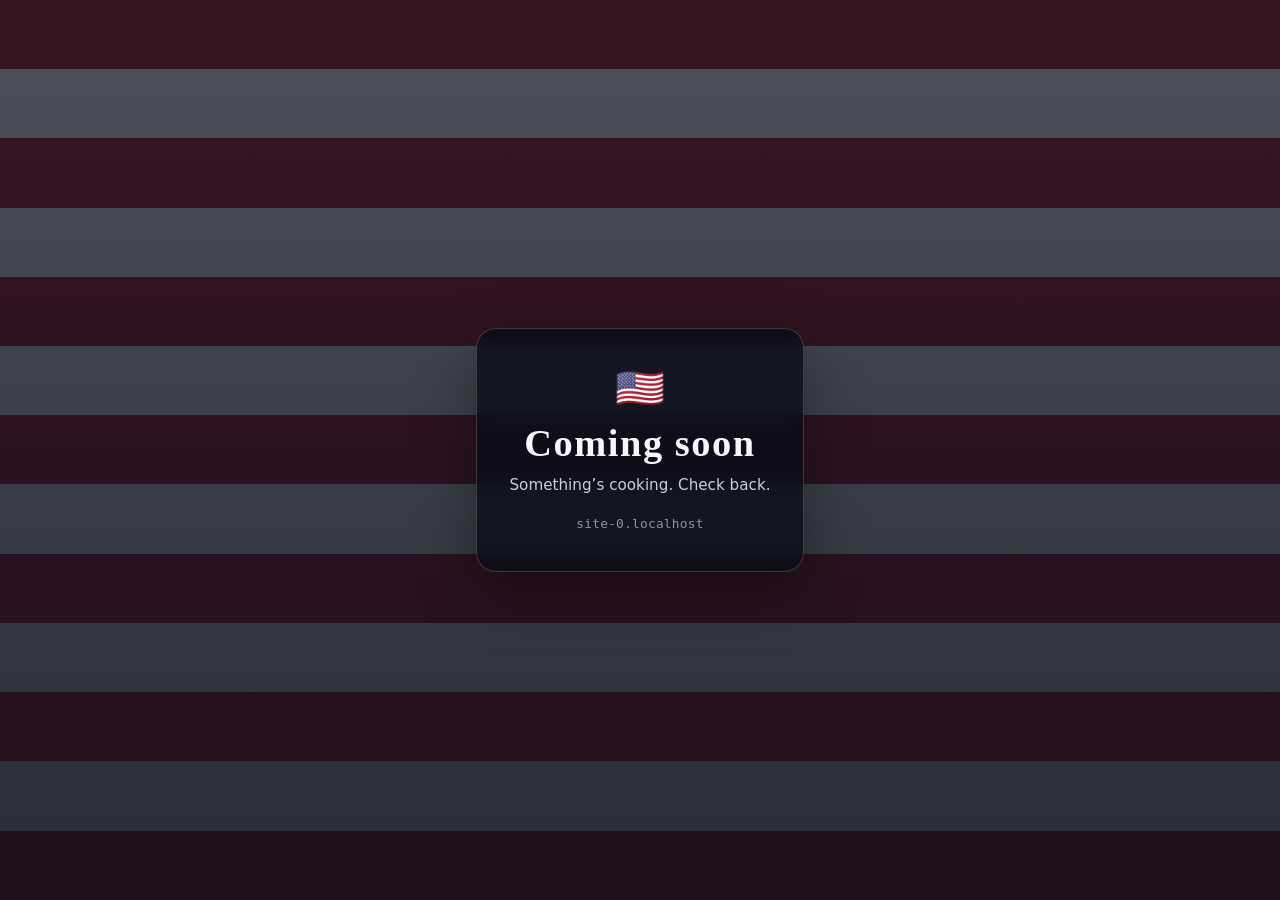
<file: index.html>
<!DOCTYPE html>
<html lang="en">
<head>
  <meta charset="utf-8" />
  <meta name="viewport" content="width=device-width, initial-scale=1" />
  <title>Coming soon</title>
  <style>
    :root { color-scheme: dark; }
    * { box-sizing: border-box; margin: 0; padding: 0; }
    body {
      min-height: 100vh;
      display: grid;
      place-items: center;
      font-family: Georgia, "Times New Roman", serif;
      background:
        linear-gradient(180deg, rgba(10,14,28,.72), rgba(10,14,28,.88)),
        repeating-linear-gradient(
          180deg,
          #b22234 0 7.69%,
          #fff 7.69% 15.38%
        );
      color: #f5f7ff;
      text-align: center;
      padding: 2rem;
    }
    .card {
      max-width: 28rem;
      padding: 2.5rem 2rem;
      border: 1px solid rgba(255,255,255,.18);
      border-radius: 1.25rem;
      background: rgba(8,12,24,.78);
      backdrop-filter: blur(8px);
      box-shadow: 0 20px 60px rgba(0,0,0,.35);
    }
    .flag {
      font-size: 2.5rem;
      line-height: 1;
      margin-bottom: .75rem;
    }
    h1 {
      font-size: clamp(1.8rem, 5vw, 2.4rem);
      font-weight: 700;
      letter-spacing: .04em;
      margin-bottom: .6rem;
    }
    p {
      font-family: system-ui, -apple-system, sans-serif;
      font-size: .95rem;
      opacity: .82;
      line-height: 1.45;
    }
    .domain {
      margin-top: 1.25rem;
      font-family: ui-monospace, SFMono-Regular, Menlo, monospace;
      font-size: .8rem;
      opacity: .55;
      letter-spacing: .02em;
    }
  </style>
</head>
<body>
  <main class="card">
    <div class="flag" aria-hidden="true">🇺🇸</div>
    <h1>Coming soon</h1>
    <p>Something’s cooking. Check back.</p>
    <div class="domain" id="host"></div>
  </main>
  <script>
    document.getElementById('host').textContent = location.hostname || '';
  </script>
</body>
</html>
</file>
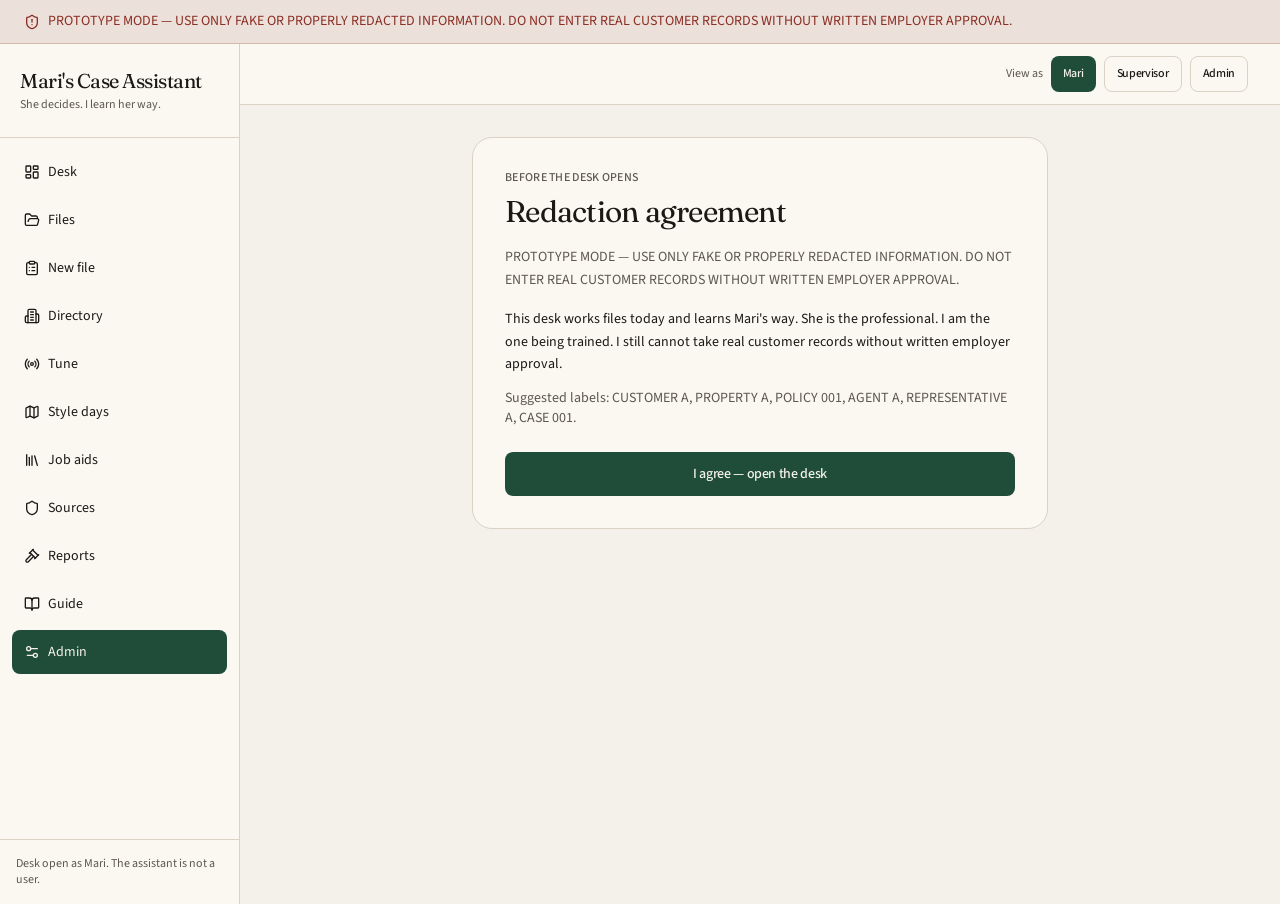
<file: admin/index.html>
<!DOCTYPE html><html lang="en"><head><meta charSet="utf-8"/><meta name="viewport" content="width=device-width, initial-scale=1"/><link rel="stylesheet" href="/assets/styles-C9NAA-Sr.css" data-precedence="default"/><link rel="stylesheet" href="https://fonts.googleapis.com/css2?family=Fraunces:opsz,wght@9..144,500;9..144,600&amp;family=Source+Sans+3:wght@400;500;600&amp;display=swap" data-precedence="default"/><title>Mari&#x27;s Case Assistant</title><meta name="theme-color" content="#1f4d3a"/><meta name="description" content="Works exception cancellation files with Mari. She decides. The assistant learns her way. Fake or redacted data only."/><link rel="modulepreload" href="/assets/index-BkUxkW5J.js"/><link rel="modulepreload" href="/assets/jsx-runtime-BkSabwWG.js"/><link rel="modulepreload" href="/assets/react-DHmoMYoq.js"/><link rel="modulepreload" href="/assets/admin--miyPOpZ.js"/><link rel="icon" type="image/svg+xml" href="/favicon.svg"/><link rel="manifest" href="/__grok/manifest.webmanifest"/><link rel="apple-touch-icon" href="/__grok/icon-180.png"/><link rel="preconnect" href="https://fonts.googleapis.com"/><link rel="preconnect" href="https://fonts.gstatic.com" crossorigin="anonymous"/></head><body><div class="min-h-svh bg-bg text-ink"><div role="status" class="border-b border-stop/25 bg-stop/8 px-4 py-2 text-sm text-stop md:px-6 md:py-3"><button type="button" class="flex w-full items-start gap-2 text-left md:pointer-events-none"><svg xmlns="http://www.w3.org/2000/svg" width="24" height="24" viewBox="0 0 24 24" fill="none" stroke="currentColor" stroke-width="2" stroke-linecap="round" stroke-linejoin="round" class="lucide lucide-shield-alert mt-0.5 size-4 shrink-0" aria-hidden="true"><path d="M20 13c0 5-3.5 7.5-7.66 8.95a1 1 0 0 1-.67-.01C7.5 20.5 4 18 4 13V6a1 1 0 0 1 1-1c2 0 4.5-1.2 6.24-2.72a1.17 1.17 0 0 1 1.52 0C14.51 3.81 17 5 19 5a1 1 0 0 1 1 1z"></path><path d="M12 8v4"></path><path d="M12 16h.01"></path></svg><p class="leading-snug"><span class="md:hidden">Prototype — fake or redacted only. Tap for the rule.</span><span class="hidden md:inline">PROTOTYPE MODE — USE ONLY FAKE OR PROPERLY REDACTED INFORMATION. DO NOT ENTER REAL CUSTOMER RECORDS WITHOUT WRITTEN EMPLOYER APPROVAL.</span></p></button></div><div class="flex min-h-[calc(100svh-40px)]"><aside class="hidden w-60 shrink-0 flex-col border-r border-line bg-paper md:flex"><div class="border-b border-line px-5 py-6"><p class="font-display text-xl leading-tight tracking-tight">Mari&#x27;s Case Assistant</p><p class="mt-1 text-xs text-muted">She decides. I learn her way.</p></div><nav class="flex flex-1 flex-col gap-1 p-3"><a href="/" class="flex min-h-11 items-center gap-2 rounded-[var(--radius-sm)] px-3 text-sm text-ink hover:bg-bg"><svg xmlns="http://www.w3.org/2000/svg" width="24" height="24" viewBox="0 0 24 24" fill="none" stroke="currentColor" stroke-width="2" stroke-linecap="round" stroke-linejoin="round" class="lucide lucide-layout-dashboard size-4" aria-hidden="true"><rect width="7" height="9" x="3" y="3" rx="1"></rect><rect width="7" height="5" x="14" y="3" rx="1"></rect><rect width="7" height="9" x="14" y="12" rx="1"></rect><rect width="7" height="5" x="3" y="16" rx="1"></rect></svg>Desk</a><a href="/cases" class="flex min-h-11 items-center gap-2 rounded-[var(--radius-sm)] px-3 text-sm text-ink hover:bg-bg"><svg xmlns="http://www.w3.org/2000/svg" width="24" height="24" viewBox="0 0 24 24" fill="none" stroke="currentColor" stroke-width="2" stroke-linecap="round" stroke-linejoin="round" class="lucide lucide-folder-open size-4" aria-hidden="true"><path d="m6 14 1.5-2.9A2 2 0 0 1 9.24 10H20a2 2 0 0 1 1.94 2.5l-1.54 6a2 2 0 0 1-1.95 1.5H4a2 2 0 0 1-2-2V5a2 2 0 0 1 2-2h3.9a2 2 0 0 1 1.69.9l.81 1.2a2 2 0 0 0 1.67.9H18a2 2 0 0 1 2 2v2"></path></svg>Files</a><a href="/cases/new" class="flex min-h-11 items-center gap-2 rounded-[var(--radius-sm)] px-3 text-sm text-ink hover:bg-bg"><svg xmlns="http://www.w3.org/2000/svg" width="24" height="24" viewBox="0 0 24 24" fill="none" stroke="currentColor" stroke-width="2" stroke-linecap="round" stroke-linejoin="round" class="lucide lucide-clipboard-list size-4" aria-hidden="true"><rect width="8" height="4" x="8" y="2" rx="1" ry="1"></rect><path d="M16 4h2a2 2 0 0 1 2 2v14a2 2 0 0 1-2 2H6a2 2 0 0 1-2-2V6a2 2 0 0 1 2-2h2"></path><path d="M12 11h4"></path><path d="M12 16h4"></path><path d="M8 11h.01"></path><path d="M8 16h.01"></path></svg>New file</a><a href="/directory" class="flex min-h-11 items-center gap-2 rounded-[var(--radius-sm)] px-3 text-sm text-ink hover:bg-bg"><svg xmlns="http://www.w3.org/2000/svg" width="24" height="24" viewBox="0 0 24 24" fill="none" stroke="currentColor" stroke-width="2" stroke-linecap="round" stroke-linejoin="round" class="lucide lucide-building2 lucide-building-2 size-4" aria-hidden="true"><path d="M6 22V4a2 2 0 0 1 2-2h8a2 2 0 0 1 2 2v18Z"></path><path d="M6 12H4a2 2 0 0 0-2 2v6a2 2 0 0 0 2 2h2"></path><path d="M18 9h2a2 2 0 0 1 2 2v9a2 2 0 0 1-2 2h-2"></path><path d="M10 6h4"></path><path d="M10 10h4"></path><path d="M10 14h4"></path><path d="M10 18h4"></path></svg>Directory</a><a href="/tune" class="flex min-h-11 items-center gap-2 rounded-[var(--radius-sm)] px-3 text-sm text-ink hover:bg-bg"><svg xmlns="http://www.w3.org/2000/svg" width="24" height="24" viewBox="0 0 24 24" fill="none" stroke="currentColor" stroke-width="2" stroke-linecap="round" stroke-linejoin="round" class="lucide lucide-radio size-4" aria-hidden="true"><path d="M4.9 19.1C1 15.2 1 8.8 4.9 4.9"></path><path d="M7.8 16.2c-2.3-2.3-2.3-6.1 0-8.5"></path><circle cx="12" cy="12" r="2"></circle><path d="M16.2 7.8c2.3 2.3 2.3 6.1 0 8.5"></path><path d="M19.1 4.9C23 8.8 23 15.1 19.1 19"></path></svg>Tune</a><a href="/wizard" class="flex min-h-11 items-center gap-2 rounded-[var(--radius-sm)] px-3 text-sm text-ink hover:bg-bg"><svg xmlns="http://www.w3.org/2000/svg" width="24" height="24" viewBox="0 0 24 24" fill="none" stroke="currentColor" stroke-width="2" stroke-linecap="round" stroke-linejoin="round" class="lucide lucide-map size-4" aria-hidden="true"><path d="M14.106 5.553a2 2 0 0 0 1.788 0l3.659-1.83A1 1 0 0 1 21 4.619v12.764a1 1 0 0 1-.553.894l-4.553 2.277a2 2 0 0 1-1.788 0l-4.212-2.106a2 2 0 0 0-1.788 0l-3.659 1.83A1 1 0 0 1 3 19.381V6.618a1 1 0 0 1 .553-.894l4.553-2.277a2 2 0 0 1 1.788 0z"></path><path d="M15 5.764v15"></path><path d="M9 3.236v15"></path></svg>Style days</a><a href="/rules" class="flex min-h-11 items-center gap-2 rounded-[var(--radius-sm)] px-3 text-sm text-ink hover:bg-bg"><svg xmlns="http://www.w3.org/2000/svg" width="24" height="24" viewBox="0 0 24 24" fill="none" stroke="currentColor" stroke-width="2" stroke-linecap="round" stroke-linejoin="round" class="lucide lucide-library size-4" aria-hidden="true"><path d="m16 6 4 14"></path><path d="M12 6v14"></path><path d="M8 8v12"></path><path d="M4 4v16"></path></svg>Job aids</a><a href="/sources" class="flex min-h-11 items-center gap-2 rounded-[var(--radius-sm)] px-3 text-sm text-ink hover:bg-bg"><svg xmlns="http://www.w3.org/2000/svg" width="24" height="24" viewBox="0 0 24 24" fill="none" stroke="currentColor" stroke-width="2" stroke-linecap="round" stroke-linejoin="round" class="lucide lucide-shield size-4" aria-hidden="true"><path d="M20 13c0 5-3.5 7.5-7.66 8.95a1 1 0 0 1-.67-.01C7.5 20.5 4 18 4 13V6a1 1 0 0 1 1-1c2 0 4.5-1.2 6.24-2.72a1.17 1.17 0 0 1 1.52 0C14.51 3.81 17 5 19 5a1 1 0 0 1 1 1z"></path></svg>Sources</a><a href="/reports" class="flex min-h-11 items-center gap-2 rounded-[var(--radius-sm)] px-3 text-sm text-ink hover:bg-bg"><svg xmlns="http://www.w3.org/2000/svg" width="24" height="24" viewBox="0 0 24 24" fill="none" stroke="currentColor" stroke-width="2" stroke-linecap="round" stroke-linejoin="round" class="lucide lucide-gavel size-4" aria-hidden="true"><path d="m14.5 12.5-8 8a2.119 2.119 0 1 1-3-3l8-8"></path><path d="m16 16 6-6"></path><path d="m8 8 6-6"></path><path d="m9 7 8 8"></path><path d="m21 11-8-8"></path></svg>Reports</a><a href="/guide" class="flex min-h-11 items-center gap-2 rounded-[var(--radius-sm)] px-3 text-sm text-ink hover:bg-bg"><svg xmlns="http://www.w3.org/2000/svg" width="24" height="24" viewBox="0 0 24 24" fill="none" stroke="currentColor" stroke-width="2" stroke-linecap="round" stroke-linejoin="round" class="lucide lucide-book-open size-4" aria-hidden="true"><path d="M12 7v14"></path><path d="M3 18a1 1 0 0 1-1-1V4a1 1 0 0 1 1-1h5a4 4 0 0 1 4 4 4 4 0 0 1 4-4h5a1 1 0 0 1 1 1v13a1 1 0 0 1-1 1h-6a3 3 0 0 0-3 3 3 3 0 0 0-3-3z"></path></svg>Guide</a><a class="flex min-h-11 items-center gap-2 rounded-[var(--radius-sm)] px-3 text-sm bg-pine text-pine-fg active" href="/admin" data-status="active" aria-current="page"><svg xmlns="http://www.w3.org/2000/svg" width="24" height="24" viewBox="0 0 24 24" fill="none" stroke="currentColor" stroke-width="2" stroke-linecap="round" stroke-linejoin="round" class="lucide lucide-settings2 lucide-settings-2 size-4" aria-hidden="true"><path d="M20 7h-9"></path><path d="M14 17H5"></path><circle cx="17" cy="17" r="3"></circle><circle cx="7" cy="7" r="3"></circle></svg>Admin</a></nav><div class="border-t border-line p-4 text-xs text-muted">Desk open as <!-- -->Mari<!-- -->. The assistant is not a user.</div></aside><div class="flex min-w-0 flex-1 flex-col"><header class="flex items-center justify-between gap-3 border-b border-line bg-paper px-4 py-2.5 md:px-8 md:py-3"><p class="font-display text-lg md:hidden">Mari&#x27;s desk</p><div class="ml-auto hidden flex-wrap items-center gap-2 md:flex"><span class="text-xs text-muted">View as</span><button class="inline-flex items-center justify-center gap-2 rounded-[var(--radius-sm)] font-medium tracking-tight transition-opacity duration-150 disabled:opacity-40 bg-pine text-pine-fg hover:opacity-90 min-h-9 px-3 text-xs capitalize">Mari</button><button class="inline-flex items-center justify-center gap-2 rounded-[var(--radius-sm)] font-medium tracking-tight transition-opacity duration-150 disabled:opacity-40 border border-line bg-paper text-ink hover:bg-bg min-h-9 px-3 text-xs capitalize">supervisor</button><button class="inline-flex items-center justify-center gap-2 rounded-[var(--radius-sm)] font-medium tracking-tight transition-opacity duration-150 disabled:opacity-40 border border-line bg-paper text-ink hover:bg-bg min-h-9 px-3 text-xs capitalize">admin</button></div></header><main class="flex-1 px-4 py-5 pb-[calc(5.5rem+env(safe-area-inset-bottom))] md:px-8 md:py-8 md:pb-8"><div class="mx-auto max-w-xl rounded-[var(--radius-lg)] border border-line bg-paper p-6 md:p-8"><p class="text-xs font-medium uppercase tracking-wide text-muted">Before the desk opens</p><h1 class="mt-2 font-display text-3xl tracking-tight">Redaction agreement</h1><p class="mt-4 text-sm leading-relaxed text-muted">PROTOTYPE MODE — USE ONLY FAKE OR PROPERLY REDACTED INFORMATION. DO NOT ENTER REAL CUSTOMER RECORDS WITHOUT WRITTEN EMPLOYER APPROVAL.</p><p class="mt-4 text-sm leading-relaxed">This desk works files today and learns Mari&#x27;s way. She is the professional. I am the one being trained. I still cannot take real customer records without written employer approval.</p><p class="mt-3 text-sm text-muted">Suggested labels: CUSTOMER A, PROPERTY A, POLICY 001, AGENT A, REPRESENTATIVE A, CASE 001.</p><button class="inline-flex items-center justify-center gap-2 rounded-[var(--radius-sm)] text-sm font-medium tracking-tight transition-opacity duration-150 disabled:opacity-40 min-h-11 px-4 bg-pine text-pine-fg hover:opacity-90 mt-6 w-full">I agree — open the desk</button></div></main></div></div><nav class="fixed inset-x-0 bottom-0 z-50 grid grid-cols-4 border-t border-line bg-paper pb-[env(safe-area-inset-bottom)] md:hidden"><a href="/" class="flex min-h-14 flex-col items-center justify-center gap-0.5 text-[11px] text-muted"><svg xmlns="http://www.w3.org/2000/svg" width="24" height="24" viewBox="0 0 24 24" fill="none" stroke="currentColor" stroke-width="2" stroke-linecap="round" stroke-linejoin="round" class="lucide lucide-layout-dashboard size-5" aria-hidden="true"><rect width="7" height="9" x="3" y="3" rx="1"></rect><rect width="7" height="5" x="14" y="3" rx="1"></rect><rect width="7" height="9" x="14" y="12" rx="1"></rect><rect width="7" height="5" x="3" y="16" rx="1"></rect></svg>Desk</a><a href="/cases" class="flex min-h-14 flex-col items-center justify-center gap-0.5 text-[11px] text-muted"><svg xmlns="http://www.w3.org/2000/svg" width="24" height="24" viewBox="0 0 24 24" fill="none" stroke="currentColor" stroke-width="2" stroke-linecap="round" stroke-linejoin="round" class="lucide lucide-folder-open size-5" aria-hidden="true"><path d="m6 14 1.5-2.9A2 2 0 0 1 9.24 10H20a2 2 0 0 1 1.94 2.5l-1.54 6a2 2 0 0 1-1.95 1.5H4a2 2 0 0 1-2-2V5a2 2 0 0 1 2-2h3.9a2 2 0 0 1 1.69.9l.81 1.2a2 2 0 0 0 1.67.9H18a2 2 0 0 1 2 2v2"></path></svg>Files</a><a href="/directory" class="flex min-h-14 flex-col items-center justify-center gap-0.5 text-[11px] text-muted"><svg xmlns="http://www.w3.org/2000/svg" width="24" height="24" viewBox="0 0 24 24" fill="none" stroke="currentColor" stroke-width="2" stroke-linecap="round" stroke-linejoin="round" class="lucide lucide-building2 lucide-building-2 size-5" aria-hidden="true"><path d="M6 22V4a2 2 0 0 1 2-2h8a2 2 0 0 1 2 2v18Z"></path><path d="M6 12H4a2 2 0 0 0-2 2v6a2 2 0 0 0 2 2h2"></path><path d="M18 9h2a2 2 0 0 1 2 2v9a2 2 0 0 1-2 2h-2"></path><path d="M10 6h4"></path><path d="M10 10h4"></path><path d="M10 14h4"></path><path d="M10 18h4"></path></svg>Places</a><button type="button" class="flex min-h-14 flex-col items-center justify-center gap-0.5 text-[11px] text-muted"><svg xmlns="http://www.w3.org/2000/svg" width="24" height="24" viewBox="0 0 24 24" fill="none" stroke="currentColor" stroke-width="2" stroke-linecap="round" stroke-linejoin="round" class="lucide lucide-ellipsis size-5" aria-hidden="true"><circle cx="12" cy="12" r="1"></circle><circle cx="19" cy="12" r="1"></circle><circle cx="5" cy="12" r="1"></circle></svg>More</button></nav></div><script class="$tsr" id="$tsr-stream-barrier">(self.$R=self.$R||{})["tsr"]=[];self.$_TSR={h(){this.hydrated=!0,this.c()},e(){this.streamEnded=!0,this.c()},c(){this.hydrated&&this.streamEnded&&(delete self.$_TSR,delete self.$R.tsr)},p(e){this.initialized?e():this.buffer.push(e)},buffer:[]};$_TSR.router=($R=>$R[0]={manifest:$R[1]={routes:$R[2]={__root__:$R[3]={preloads:$R[4]=["/assets/index-BkUxkW5J.js","/assets/jsx-runtime-BkSabwWG.js","/assets/react-DHmoMYoq.js"],scripts:$R[5]=[$R[6]={attrs:$R[7]={type:"module",async:!0,src:"/assets/index-BkUxkW5J.js"}}]},"/admin":$R[8]={preloads:$R[9]=["/assets/admin--miyPOpZ.js"]}}},matches:$R[10]=[$R[11]={i:"__root__ ",u:1789819663800,s:"success",ssr:!0},$R[12]={i:" admin admin",u:1789819663800,s:"success",ssr:!0}]})($R["tsr"]);$_TSR.e();document.currentScript.remove()</script><script type="module" async="" src="/assets/index-BkUxkW5J.js"></script></body></html>
</file>
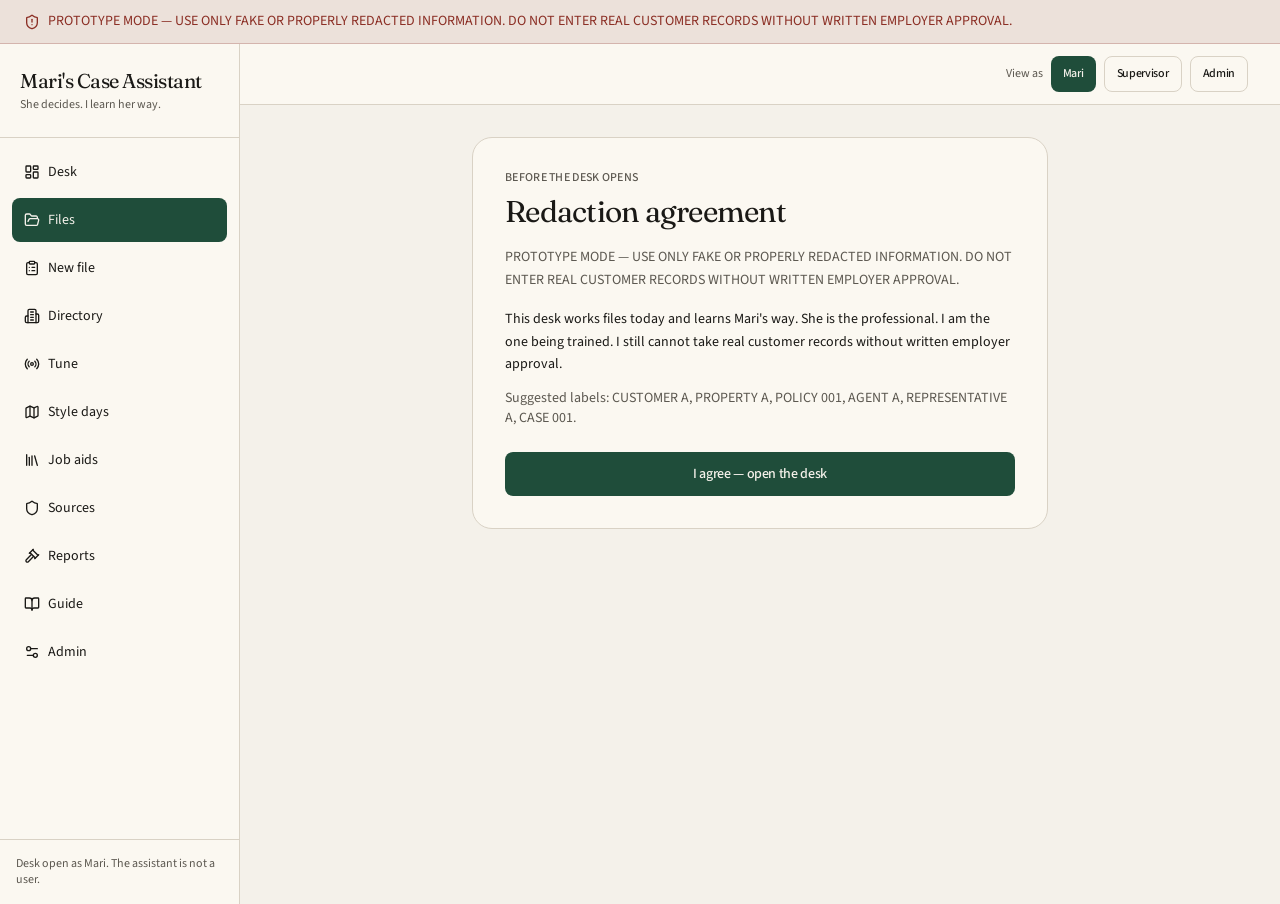
<file: cases/index.html>
<!DOCTYPE html><html lang="en"><head><meta charSet="utf-8"/><meta name="viewport" content="width=device-width, initial-scale=1"/><link rel="stylesheet" href="/assets/styles-C9NAA-Sr.css" data-precedence="default"/><link rel="stylesheet" href="https://fonts.googleapis.com/css2?family=Fraunces:opsz,wght@9..144,500;9..144,600&amp;family=Source+Sans+3:wght@400;500;600&amp;display=swap" data-precedence="default"/><title>Mari&#x27;s Case Assistant</title><meta name="theme-color" content="#1f4d3a"/><meta name="description" content="Works exception cancellation files with Mari. She decides. The assistant learns her way. Fake or redacted data only."/><link rel="modulepreload" href="/assets/index-BkUxkW5J.js"/><link rel="modulepreload" href="/assets/jsx-runtime-BkSabwWG.js"/><link rel="modulepreload" href="/assets/react-DHmoMYoq.js"/><link rel="modulepreload" href="/assets/cases-BRFZvEIm.js"/><link rel="modulepreload" href="/assets/cases.index-sXNhuJjq.js"/><link rel="modulepreload" href="/assets/status-pill-BjszB78A.js"/><link rel="icon" type="image/svg+xml" href="/favicon.svg"/><link rel="manifest" href="/__grok/manifest.webmanifest"/><link rel="apple-touch-icon" href="/__grok/icon-180.png"/><link rel="preconnect" href="https://fonts.googleapis.com"/><link rel="preconnect" href="https://fonts.gstatic.com" crossorigin="anonymous"/></head><body><div class="min-h-svh bg-bg text-ink"><div role="status" class="border-b border-stop/25 bg-stop/8 px-4 py-2 text-sm text-stop md:px-6 md:py-3"><button type="button" class="flex w-full items-start gap-2 text-left md:pointer-events-none"><svg xmlns="http://www.w3.org/2000/svg" width="24" height="24" viewBox="0 0 24 24" fill="none" stroke="currentColor" stroke-width="2" stroke-linecap="round" stroke-linejoin="round" class="lucide lucide-shield-alert mt-0.5 size-4 shrink-0" aria-hidden="true"><path d="M20 13c0 5-3.5 7.5-7.66 8.95a1 1 0 0 1-.67-.01C7.5 20.5 4 18 4 13V6a1 1 0 0 1 1-1c2 0 4.5-1.2 6.24-2.72a1.17 1.17 0 0 1 1.52 0C14.51 3.81 17 5 19 5a1 1 0 0 1 1 1z"></path><path d="M12 8v4"></path><path d="M12 16h.01"></path></svg><p class="leading-snug"><span class="md:hidden">Prototype — fake or redacted only. Tap for the rule.</span><span class="hidden md:inline">PROTOTYPE MODE — USE ONLY FAKE OR PROPERLY REDACTED INFORMATION. DO NOT ENTER REAL CUSTOMER RECORDS WITHOUT WRITTEN EMPLOYER APPROVAL.</span></p></button></div><div class="flex min-h-[calc(100svh-40px)]"><aside class="hidden w-60 shrink-0 flex-col border-r border-line bg-paper md:flex"><div class="border-b border-line px-5 py-6"><p class="font-display text-xl leading-tight tracking-tight">Mari&#x27;s Case Assistant</p><p class="mt-1 text-xs text-muted">She decides. I learn her way.</p></div><nav class="flex flex-1 flex-col gap-1 p-3"><a href="/" class="flex min-h-11 items-center gap-2 rounded-[var(--radius-sm)] px-3 text-sm text-ink hover:bg-bg"><svg xmlns="http://www.w3.org/2000/svg" width="24" height="24" viewBox="0 0 24 24" fill="none" stroke="currentColor" stroke-width="2" stroke-linecap="round" stroke-linejoin="round" class="lucide lucide-layout-dashboard size-4" aria-hidden="true"><rect width="7" height="9" x="3" y="3" rx="1"></rect><rect width="7" height="5" x="14" y="3" rx="1"></rect><rect width="7" height="9" x="14" y="12" rx="1"></rect><rect width="7" height="5" x="3" y="16" rx="1"></rect></svg>Desk</a><a class="flex min-h-11 items-center gap-2 rounded-[var(--radius-sm)] px-3 text-sm bg-pine text-pine-fg active" href="/cases" data-status="active" aria-current="page"><svg xmlns="http://www.w3.org/2000/svg" width="24" height="24" viewBox="0 0 24 24" fill="none" stroke="currentColor" stroke-width="2" stroke-linecap="round" stroke-linejoin="round" class="lucide lucide-folder-open size-4" aria-hidden="true"><path d="m6 14 1.5-2.9A2 2 0 0 1 9.24 10H20a2 2 0 0 1 1.94 2.5l-1.54 6a2 2 0 0 1-1.95 1.5H4a2 2 0 0 1-2-2V5a2 2 0 0 1 2-2h3.9a2 2 0 0 1 1.69.9l.81 1.2a2 2 0 0 0 1.67.9H18a2 2 0 0 1 2 2v2"></path></svg>Files</a><a href="/cases/new" class="flex min-h-11 items-center gap-2 rounded-[var(--radius-sm)] px-3 text-sm text-ink hover:bg-bg"><svg xmlns="http://www.w3.org/2000/svg" width="24" height="24" viewBox="0 0 24 24" fill="none" stroke="currentColor" stroke-width="2" stroke-linecap="round" stroke-linejoin="round" class="lucide lucide-clipboard-list size-4" aria-hidden="true"><rect width="8" height="4" x="8" y="2" rx="1" ry="1"></rect><path d="M16 4h2a2 2 0 0 1 2 2v14a2 2 0 0 1-2 2H6a2 2 0 0 1-2-2V6a2 2 0 0 1 2-2h2"></path><path d="M12 11h4"></path><path d="M12 16h4"></path><path d="M8 11h.01"></path><path d="M8 16h.01"></path></svg>New file</a><a href="/directory" class="flex min-h-11 items-center gap-2 rounded-[var(--radius-sm)] px-3 text-sm text-ink hover:bg-bg"><svg xmlns="http://www.w3.org/2000/svg" width="24" height="24" viewBox="0 0 24 24" fill="none" stroke="currentColor" stroke-width="2" stroke-linecap="round" stroke-linejoin="round" class="lucide lucide-building2 lucide-building-2 size-4" aria-hidden="true"><path d="M6 22V4a2 2 0 0 1 2-2h8a2 2 0 0 1 2 2v18Z"></path><path d="M6 12H4a2 2 0 0 0-2 2v6a2 2 0 0 0 2 2h2"></path><path d="M18 9h2a2 2 0 0 1 2 2v9a2 2 0 0 1-2 2h-2"></path><path d="M10 6h4"></path><path d="M10 10h4"></path><path d="M10 14h4"></path><path d="M10 18h4"></path></svg>Directory</a><a href="/tune" class="flex min-h-11 items-center gap-2 rounded-[var(--radius-sm)] px-3 text-sm text-ink hover:bg-bg"><svg xmlns="http://www.w3.org/2000/svg" width="24" height="24" viewBox="0 0 24 24" fill="none" stroke="currentColor" stroke-width="2" stroke-linecap="round" stroke-linejoin="round" class="lucide lucide-radio size-4" aria-hidden="true"><path d="M4.9 19.1C1 15.2 1 8.8 4.9 4.9"></path><path d="M7.8 16.2c-2.3-2.3-2.3-6.1 0-8.5"></path><circle cx="12" cy="12" r="2"></circle><path d="M16.2 7.8c2.3 2.3 2.3 6.1 0 8.5"></path><path d="M19.1 4.9C23 8.8 23 15.1 19.1 19"></path></svg>Tune</a><a href="/wizard" class="flex min-h-11 items-center gap-2 rounded-[var(--radius-sm)] px-3 text-sm text-ink hover:bg-bg"><svg xmlns="http://www.w3.org/2000/svg" width="24" height="24" viewBox="0 0 24 24" fill="none" stroke="currentColor" stroke-width="2" stroke-linecap="round" stroke-linejoin="round" class="lucide lucide-map size-4" aria-hidden="true"><path d="M14.106 5.553a2 2 0 0 0 1.788 0l3.659-1.83A1 1 0 0 1 21 4.619v12.764a1 1 0 0 1-.553.894l-4.553 2.277a2 2 0 0 1-1.788 0l-4.212-2.106a2 2 0 0 0-1.788 0l-3.659 1.83A1 1 0 0 1 3 19.381V6.618a1 1 0 0 1 .553-.894l4.553-2.277a2 2 0 0 1 1.788 0z"></path><path d="M15 5.764v15"></path><path d="M9 3.236v15"></path></svg>Style days</a><a href="/rules" class="flex min-h-11 items-center gap-2 rounded-[var(--radius-sm)] px-3 text-sm text-ink hover:bg-bg"><svg xmlns="http://www.w3.org/2000/svg" width="24" height="24" viewBox="0 0 24 24" fill="none" stroke="currentColor" stroke-width="2" stroke-linecap="round" stroke-linejoin="round" class="lucide lucide-library size-4" aria-hidden="true"><path d="m16 6 4 14"></path><path d="M12 6v14"></path><path d="M8 8v12"></path><path d="M4 4v16"></path></svg>Job aids</a><a href="/sources" class="flex min-h-11 items-center gap-2 rounded-[var(--radius-sm)] px-3 text-sm text-ink hover:bg-bg"><svg xmlns="http://www.w3.org/2000/svg" width="24" height="24" viewBox="0 0 24 24" fill="none" stroke="currentColor" stroke-width="2" stroke-linecap="round" stroke-linejoin="round" class="lucide lucide-shield size-4" aria-hidden="true"><path d="M20 13c0 5-3.5 7.5-7.66 8.95a1 1 0 0 1-.67-.01C7.5 20.5 4 18 4 13V6a1 1 0 0 1 1-1c2 0 4.5-1.2 6.24-2.72a1.17 1.17 0 0 1 1.52 0C14.51 3.81 17 5 19 5a1 1 0 0 1 1 1z"></path></svg>Sources</a><a href="/reports" class="flex min-h-11 items-center gap-2 rounded-[var(--radius-sm)] px-3 text-sm text-ink hover:bg-bg"><svg xmlns="http://www.w3.org/2000/svg" width="24" height="24" viewBox="0 0 24 24" fill="none" stroke="currentColor" stroke-width="2" stroke-linecap="round" stroke-linejoin="round" class="lucide lucide-gavel size-4" aria-hidden="true"><path d="m14.5 12.5-8 8a2.119 2.119 0 1 1-3-3l8-8"></path><path d="m16 16 6-6"></path><path d="m8 8 6-6"></path><path d="m9 7 8 8"></path><path d="m21 11-8-8"></path></svg>Reports</a><a href="/guide" class="flex min-h-11 items-center gap-2 rounded-[var(--radius-sm)] px-3 text-sm text-ink hover:bg-bg"><svg xmlns="http://www.w3.org/2000/svg" width="24" height="24" viewBox="0 0 24 24" fill="none" stroke="currentColor" stroke-width="2" stroke-linecap="round" stroke-linejoin="round" class="lucide lucide-book-open size-4" aria-hidden="true"><path d="M12 7v14"></path><path d="M3 18a1 1 0 0 1-1-1V4a1 1 0 0 1 1-1h5a4 4 0 0 1 4 4 4 4 0 0 1 4-4h5a1 1 0 0 1 1 1v13a1 1 0 0 1-1 1h-6a3 3 0 0 0-3 3 3 3 0 0 0-3-3z"></path></svg>Guide</a><a href="/admin" class="flex min-h-11 items-center gap-2 rounded-[var(--radius-sm)] px-3 text-sm text-ink hover:bg-bg"><svg xmlns="http://www.w3.org/2000/svg" width="24" height="24" viewBox="0 0 24 24" fill="none" stroke="currentColor" stroke-width="2" stroke-linecap="round" stroke-linejoin="round" class="lucide lucide-settings2 lucide-settings-2 size-4" aria-hidden="true"><path d="M20 7h-9"></path><path d="M14 17H5"></path><circle cx="17" cy="17" r="3"></circle><circle cx="7" cy="7" r="3"></circle></svg>Admin</a></nav><div class="border-t border-line p-4 text-xs text-muted">Desk open as <!-- -->Mari<!-- -->. The assistant is not a user.</div></aside><div class="flex min-w-0 flex-1 flex-col"><header class="flex items-center justify-between gap-3 border-b border-line bg-paper px-4 py-2.5 md:px-8 md:py-3"><p class="font-display text-lg md:hidden">Mari&#x27;s desk</p><div class="ml-auto hidden flex-wrap items-center gap-2 md:flex"><span class="text-xs text-muted">View as</span><button class="inline-flex items-center justify-center gap-2 rounded-[var(--radius-sm)] font-medium tracking-tight transition-opacity duration-150 disabled:opacity-40 bg-pine text-pine-fg hover:opacity-90 min-h-9 px-3 text-xs capitalize">Mari</button><button class="inline-flex items-center justify-center gap-2 rounded-[var(--radius-sm)] font-medium tracking-tight transition-opacity duration-150 disabled:opacity-40 border border-line bg-paper text-ink hover:bg-bg min-h-9 px-3 text-xs capitalize">supervisor</button><button class="inline-flex items-center justify-center gap-2 rounded-[var(--radius-sm)] font-medium tracking-tight transition-opacity duration-150 disabled:opacity-40 border border-line bg-paper text-ink hover:bg-bg min-h-9 px-3 text-xs capitalize">admin</button></div></header><main class="flex-1 px-4 py-5 pb-[calc(5.5rem+env(safe-area-inset-bottom))] md:px-8 md:py-8 md:pb-8"><div class="mx-auto max-w-xl rounded-[var(--radius-lg)] border border-line bg-paper p-6 md:p-8"><p class="text-xs font-medium uppercase tracking-wide text-muted">Before the desk opens</p><h1 class="mt-2 font-display text-3xl tracking-tight">Redaction agreement</h1><p class="mt-4 text-sm leading-relaxed text-muted">PROTOTYPE MODE — USE ONLY FAKE OR PROPERLY REDACTED INFORMATION. DO NOT ENTER REAL CUSTOMER RECORDS WITHOUT WRITTEN EMPLOYER APPROVAL.</p><p class="mt-4 text-sm leading-relaxed">This desk works files today and learns Mari&#x27;s way. She is the professional. I am the one being trained. I still cannot take real customer records without written employer approval.</p><p class="mt-3 text-sm text-muted">Suggested labels: CUSTOMER A, PROPERTY A, POLICY 001, AGENT A, REPRESENTATIVE A, CASE 001.</p><button class="inline-flex items-center justify-center gap-2 rounded-[var(--radius-sm)] text-sm font-medium tracking-tight transition-opacity duration-150 disabled:opacity-40 min-h-11 px-4 bg-pine text-pine-fg hover:opacity-90 mt-6 w-full">I agree — open the desk</button></div></main></div></div><nav class="fixed inset-x-0 bottom-0 z-50 grid grid-cols-4 border-t border-line bg-paper pb-[env(safe-area-inset-bottom)] md:hidden"><a href="/" class="flex min-h-14 flex-col items-center justify-center gap-0.5 text-[11px] text-muted"><svg xmlns="http://www.w3.org/2000/svg" width="24" height="24" viewBox="0 0 24 24" fill="none" stroke="currentColor" stroke-width="2" stroke-linecap="round" stroke-linejoin="round" class="lucide lucide-layout-dashboard size-5" aria-hidden="true"><rect width="7" height="9" x="3" y="3" rx="1"></rect><rect width="7" height="5" x="14" y="3" rx="1"></rect><rect width="7" height="9" x="14" y="12" rx="1"></rect><rect width="7" height="5" x="3" y="16" rx="1"></rect></svg>Desk</a><a class="flex min-h-14 flex-col items-center justify-center gap-0.5 text-[11px] text-pine active" href="/cases" data-status="active" aria-current="page"><svg xmlns="http://www.w3.org/2000/svg" width="24" height="24" viewBox="0 0 24 24" fill="none" stroke="currentColor" stroke-width="2" stroke-linecap="round" stroke-linejoin="round" class="lucide lucide-folder-open size-5" aria-hidden="true"><path d="m6 14 1.5-2.9A2 2 0 0 1 9.24 10H20a2 2 0 0 1 1.94 2.5l-1.54 6a2 2 0 0 1-1.95 1.5H4a2 2 0 0 1-2-2V5a2 2 0 0 1 2-2h3.9a2 2 0 0 1 1.69.9l.81 1.2a2 2 0 0 0 1.67.9H18a2 2 0 0 1 2 2v2"></path></svg>Files</a><a href="/directory" class="flex min-h-14 flex-col items-center justify-center gap-0.5 text-[11px] text-muted"><svg xmlns="http://www.w3.org/2000/svg" width="24" height="24" viewBox="0 0 24 24" fill="none" stroke="currentColor" stroke-width="2" stroke-linecap="round" stroke-linejoin="round" class="lucide lucide-building2 lucide-building-2 size-5" aria-hidden="true"><path d="M6 22V4a2 2 0 0 1 2-2h8a2 2 0 0 1 2 2v18Z"></path><path d="M6 12H4a2 2 0 0 0-2 2v6a2 2 0 0 0 2 2h2"></path><path d="M18 9h2a2 2 0 0 1 2 2v9a2 2 0 0 1-2 2h-2"></path><path d="M10 6h4"></path><path d="M10 10h4"></path><path d="M10 14h4"></path><path d="M10 18h4"></path></svg>Places</a><button type="button" class="flex min-h-14 flex-col items-center justify-center gap-0.5 text-[11px] text-muted"><svg xmlns="http://www.w3.org/2000/svg" width="24" height="24" viewBox="0 0 24 24" fill="none" stroke="currentColor" stroke-width="2" stroke-linecap="round" stroke-linejoin="round" class="lucide lucide-ellipsis size-5" aria-hidden="true"><circle cx="12" cy="12" r="1"></circle><circle cx="19" cy="12" r="1"></circle><circle cx="5" cy="12" r="1"></circle></svg>More</button></nav></div><script class="$tsr" id="$tsr-stream-barrier">(self.$R=self.$R||{})["tsr"]=[];self.$_TSR={h(){this.hydrated=!0,this.c()},e(){this.streamEnded=!0,this.c()},c(){this.hydrated&&this.streamEnded&&(delete self.$_TSR,delete self.$R.tsr)},p(e){this.initialized?e():this.buffer.push(e)},buffer:[]};$_TSR.router=($R=>$R[0]={manifest:$R[1]={routes:$R[2]={__root__:$R[3]={preloads:$R[4]=["/assets/index-BkUxkW5J.js","/assets/jsx-runtime-BkSabwWG.js","/assets/react-DHmoMYoq.js"],scripts:$R[5]=[$R[6]={attrs:$R[7]={type:"module",async:!0,src:"/assets/index-BkUxkW5J.js"}}]},"/cases":$R[8]={preloads:$R[9]=["/assets/cases-BRFZvEIm.js"]},"/cases/":$R[10]={preloads:$R[11]=["/assets/cases.index-sXNhuJjq.js","/assets/status-pill-BjszB78A.js"]}}},matches:$R[12]=[$R[13]={i:"__root__ ",u:1789819663671,s:"success",ssr:!0},$R[14]={i:" cases cases",u:1789819663671,s:"success",ssr:!0},$R[15]={i:" cases  cases ",u:1789819663671,s:"success",ssr:!0}]})($R["tsr"]);$_TSR.e();document.currentScript.remove()</script><script type="module" async="" src="/assets/index-BkUxkW5J.js"></script></body></html>
</file>
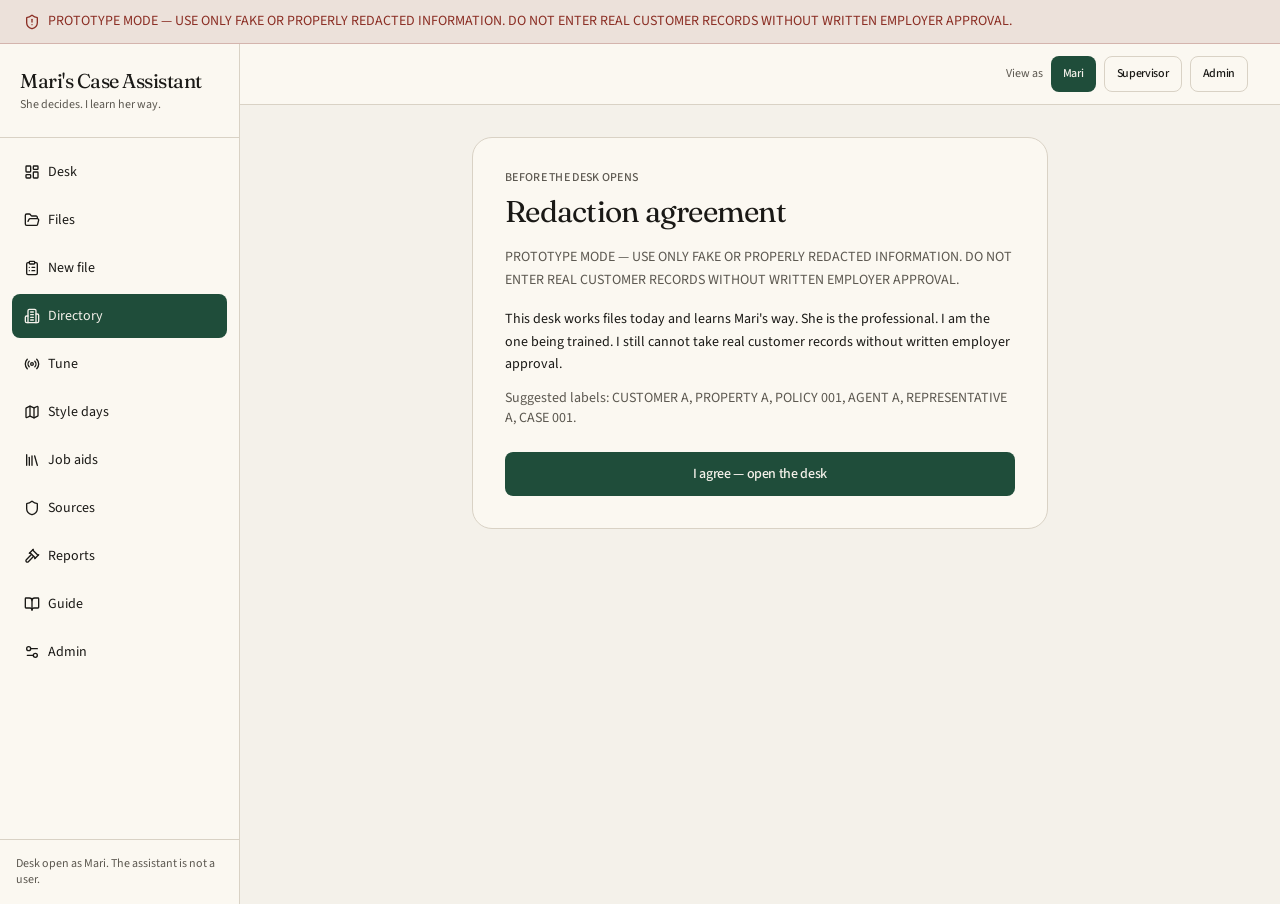
<file: directory/index.html>
<!DOCTYPE html><html lang="en"><head><meta charSet="utf-8"/><meta name="viewport" content="width=device-width, initial-scale=1"/><link rel="stylesheet" href="/assets/styles-C9NAA-Sr.css" data-precedence="default"/><link rel="stylesheet" href="https://fonts.googleapis.com/css2?family=Fraunces:opsz,wght@9..144,500;9..144,600&amp;family=Source+Sans+3:wght@400;500;600&amp;display=swap" data-precedence="default"/><title>Mari&#x27;s Case Assistant</title><meta name="theme-color" content="#1f4d3a"/><meta name="description" content="Works exception cancellation files with Mari. She decides. The assistant learns her way. Fake or redacted data only."/><link rel="modulepreload" href="/assets/index-BkUxkW5J.js"/><link rel="modulepreload" href="/assets/jsx-runtime-BkSabwWG.js"/><link rel="modulepreload" href="/assets/react-DHmoMYoq.js"/><link rel="modulepreload" href="/assets/directory-YiQZ-QeT.js"/><link rel="modulepreload" href="/assets/directory-BanWck9v.js"/><link rel="icon" type="image/svg+xml" href="/favicon.svg"/><link rel="manifest" href="/__grok/manifest.webmanifest"/><link rel="apple-touch-icon" href="/__grok/icon-180.png"/><link rel="preconnect" href="https://fonts.googleapis.com"/><link rel="preconnect" href="https://fonts.gstatic.com" crossorigin="anonymous"/></head><body><div class="min-h-svh bg-bg text-ink"><div role="status" class="border-b border-stop/25 bg-stop/8 px-4 py-2 text-sm text-stop md:px-6 md:py-3"><button type="button" class="flex w-full items-start gap-2 text-left md:pointer-events-none"><svg xmlns="http://www.w3.org/2000/svg" width="24" height="24" viewBox="0 0 24 24" fill="none" stroke="currentColor" stroke-width="2" stroke-linecap="round" stroke-linejoin="round" class="lucide lucide-shield-alert mt-0.5 size-4 shrink-0" aria-hidden="true"><path d="M20 13c0 5-3.5 7.5-7.66 8.95a1 1 0 0 1-.67-.01C7.5 20.5 4 18 4 13V6a1 1 0 0 1 1-1c2 0 4.5-1.2 6.24-2.72a1.17 1.17 0 0 1 1.52 0C14.51 3.81 17 5 19 5a1 1 0 0 1 1 1z"></path><path d="M12 8v4"></path><path d="M12 16h.01"></path></svg><p class="leading-snug"><span class="md:hidden">Prototype — fake or redacted only. Tap for the rule.</span><span class="hidden md:inline">PROTOTYPE MODE — USE ONLY FAKE OR PROPERLY REDACTED INFORMATION. DO NOT ENTER REAL CUSTOMER RECORDS WITHOUT WRITTEN EMPLOYER APPROVAL.</span></p></button></div><div class="flex min-h-[calc(100svh-40px)]"><aside class="hidden w-60 shrink-0 flex-col border-r border-line bg-paper md:flex"><div class="border-b border-line px-5 py-6"><p class="font-display text-xl leading-tight tracking-tight">Mari&#x27;s Case Assistant</p><p class="mt-1 text-xs text-muted">She decides. I learn her way.</p></div><nav class="flex flex-1 flex-col gap-1 p-3"><a href="/" class="flex min-h-11 items-center gap-2 rounded-[var(--radius-sm)] px-3 text-sm text-ink hover:bg-bg"><svg xmlns="http://www.w3.org/2000/svg" width="24" height="24" viewBox="0 0 24 24" fill="none" stroke="currentColor" stroke-width="2" stroke-linecap="round" stroke-linejoin="round" class="lucide lucide-layout-dashboard size-4" aria-hidden="true"><rect width="7" height="9" x="3" y="3" rx="1"></rect><rect width="7" height="5" x="14" y="3" rx="1"></rect><rect width="7" height="9" x="14" y="12" rx="1"></rect><rect width="7" height="5" x="3" y="16" rx="1"></rect></svg>Desk</a><a href="/cases" class="flex min-h-11 items-center gap-2 rounded-[var(--radius-sm)] px-3 text-sm text-ink hover:bg-bg"><svg xmlns="http://www.w3.org/2000/svg" width="24" height="24" viewBox="0 0 24 24" fill="none" stroke="currentColor" stroke-width="2" stroke-linecap="round" stroke-linejoin="round" class="lucide lucide-folder-open size-4" aria-hidden="true"><path d="m6 14 1.5-2.9A2 2 0 0 1 9.24 10H20a2 2 0 0 1 1.94 2.5l-1.54 6a2 2 0 0 1-1.95 1.5H4a2 2 0 0 1-2-2V5a2 2 0 0 1 2-2h3.9a2 2 0 0 1 1.69.9l.81 1.2a2 2 0 0 0 1.67.9H18a2 2 0 0 1 2 2v2"></path></svg>Files</a><a href="/cases/new" class="flex min-h-11 items-center gap-2 rounded-[var(--radius-sm)] px-3 text-sm text-ink hover:bg-bg"><svg xmlns="http://www.w3.org/2000/svg" width="24" height="24" viewBox="0 0 24 24" fill="none" stroke="currentColor" stroke-width="2" stroke-linecap="round" stroke-linejoin="round" class="lucide lucide-clipboard-list size-4" aria-hidden="true"><rect width="8" height="4" x="8" y="2" rx="1" ry="1"></rect><path d="M16 4h2a2 2 0 0 1 2 2v14a2 2 0 0 1-2 2H6a2 2 0 0 1-2-2V6a2 2 0 0 1 2-2h2"></path><path d="M12 11h4"></path><path d="M12 16h4"></path><path d="M8 11h.01"></path><path d="M8 16h.01"></path></svg>New file</a><a class="flex min-h-11 items-center gap-2 rounded-[var(--radius-sm)] px-3 text-sm bg-pine text-pine-fg active" href="/directory" data-status="active" aria-current="page"><svg xmlns="http://www.w3.org/2000/svg" width="24" height="24" viewBox="0 0 24 24" fill="none" stroke="currentColor" stroke-width="2" stroke-linecap="round" stroke-linejoin="round" class="lucide lucide-building2 lucide-building-2 size-4" aria-hidden="true"><path d="M6 22V4a2 2 0 0 1 2-2h8a2 2 0 0 1 2 2v18Z"></path><path d="M6 12H4a2 2 0 0 0-2 2v6a2 2 0 0 0 2 2h2"></path><path d="M18 9h2a2 2 0 0 1 2 2v9a2 2 0 0 1-2 2h-2"></path><path d="M10 6h4"></path><path d="M10 10h4"></path><path d="M10 14h4"></path><path d="M10 18h4"></path></svg>Directory</a><a href="/tune" class="flex min-h-11 items-center gap-2 rounded-[var(--radius-sm)] px-3 text-sm text-ink hover:bg-bg"><svg xmlns="http://www.w3.org/2000/svg" width="24" height="24" viewBox="0 0 24 24" fill="none" stroke="currentColor" stroke-width="2" stroke-linecap="round" stroke-linejoin="round" class="lucide lucide-radio size-4" aria-hidden="true"><path d="M4.9 19.1C1 15.2 1 8.8 4.9 4.9"></path><path d="M7.8 16.2c-2.3-2.3-2.3-6.1 0-8.5"></path><circle cx="12" cy="12" r="2"></circle><path d="M16.2 7.8c2.3 2.3 2.3 6.1 0 8.5"></path><path d="M19.1 4.9C23 8.8 23 15.1 19.1 19"></path></svg>Tune</a><a href="/wizard" class="flex min-h-11 items-center gap-2 rounded-[var(--radius-sm)] px-3 text-sm text-ink hover:bg-bg"><svg xmlns="http://www.w3.org/2000/svg" width="24" height="24" viewBox="0 0 24 24" fill="none" stroke="currentColor" stroke-width="2" stroke-linecap="round" stroke-linejoin="round" class="lucide lucide-map size-4" aria-hidden="true"><path d="M14.106 5.553a2 2 0 0 0 1.788 0l3.659-1.83A1 1 0 0 1 21 4.619v12.764a1 1 0 0 1-.553.894l-4.553 2.277a2 2 0 0 1-1.788 0l-4.212-2.106a2 2 0 0 0-1.788 0l-3.659 1.83A1 1 0 0 1 3 19.381V6.618a1 1 0 0 1 .553-.894l4.553-2.277a2 2 0 0 1 1.788 0z"></path><path d="M15 5.764v15"></path><path d="M9 3.236v15"></path></svg>Style days</a><a href="/rules" class="flex min-h-11 items-center gap-2 rounded-[var(--radius-sm)] px-3 text-sm text-ink hover:bg-bg"><svg xmlns="http://www.w3.org/2000/svg" width="24" height="24" viewBox="0 0 24 24" fill="none" stroke="currentColor" stroke-width="2" stroke-linecap="round" stroke-linejoin="round" class="lucide lucide-library size-4" aria-hidden="true"><path d="m16 6 4 14"></path><path d="M12 6v14"></path><path d="M8 8v12"></path><path d="M4 4v16"></path></svg>Job aids</a><a href="/sources" class="flex min-h-11 items-center gap-2 rounded-[var(--radius-sm)] px-3 text-sm text-ink hover:bg-bg"><svg xmlns="http://www.w3.org/2000/svg" width="24" height="24" viewBox="0 0 24 24" fill="none" stroke="currentColor" stroke-width="2" stroke-linecap="round" stroke-linejoin="round" class="lucide lucide-shield size-4" aria-hidden="true"><path d="M20 13c0 5-3.5 7.5-7.66 8.95a1 1 0 0 1-.67-.01C7.5 20.5 4 18 4 13V6a1 1 0 0 1 1-1c2 0 4.5-1.2 6.24-2.72a1.17 1.17 0 0 1 1.52 0C14.51 3.81 17 5 19 5a1 1 0 0 1 1 1z"></path></svg>Sources</a><a href="/reports" class="flex min-h-11 items-center gap-2 rounded-[var(--radius-sm)] px-3 text-sm text-ink hover:bg-bg"><svg xmlns="http://www.w3.org/2000/svg" width="24" height="24" viewBox="0 0 24 24" fill="none" stroke="currentColor" stroke-width="2" stroke-linecap="round" stroke-linejoin="round" class="lucide lucide-gavel size-4" aria-hidden="true"><path d="m14.5 12.5-8 8a2.119 2.119 0 1 1-3-3l8-8"></path><path d="m16 16 6-6"></path><path d="m8 8 6-6"></path><path d="m9 7 8 8"></path><path d="m21 11-8-8"></path></svg>Reports</a><a href="/guide" class="flex min-h-11 items-center gap-2 rounded-[var(--radius-sm)] px-3 text-sm text-ink hover:bg-bg"><svg xmlns="http://www.w3.org/2000/svg" width="24" height="24" viewBox="0 0 24 24" fill="none" stroke="currentColor" stroke-width="2" stroke-linecap="round" stroke-linejoin="round" class="lucide lucide-book-open size-4" aria-hidden="true"><path d="M12 7v14"></path><path d="M3 18a1 1 0 0 1-1-1V4a1 1 0 0 1 1-1h5a4 4 0 0 1 4 4 4 4 0 0 1 4-4h5a1 1 0 0 1 1 1v13a1 1 0 0 1-1 1h-6a3 3 0 0 0-3 3 3 3 0 0 0-3-3z"></path></svg>Guide</a><a href="/admin" class="flex min-h-11 items-center gap-2 rounded-[var(--radius-sm)] px-3 text-sm text-ink hover:bg-bg"><svg xmlns="http://www.w3.org/2000/svg" width="24" height="24" viewBox="0 0 24 24" fill="none" stroke="currentColor" stroke-width="2" stroke-linecap="round" stroke-linejoin="round" class="lucide lucide-settings2 lucide-settings-2 size-4" aria-hidden="true"><path d="M20 7h-9"></path><path d="M14 17H5"></path><circle cx="17" cy="17" r="3"></circle><circle cx="7" cy="7" r="3"></circle></svg>Admin</a></nav><div class="border-t border-line p-4 text-xs text-muted">Desk open as <!-- -->Mari<!-- -->. The assistant is not a user.</div></aside><div class="flex min-w-0 flex-1 flex-col"><header class="flex items-center justify-between gap-3 border-b border-line bg-paper px-4 py-2.5 md:px-8 md:py-3"><p class="font-display text-lg md:hidden">Mari&#x27;s desk</p><div class="ml-auto hidden flex-wrap items-center gap-2 md:flex"><span class="text-xs text-muted">View as</span><button class="inline-flex items-center justify-center gap-2 rounded-[var(--radius-sm)] font-medium tracking-tight transition-opacity duration-150 disabled:opacity-40 bg-pine text-pine-fg hover:opacity-90 min-h-9 px-3 text-xs capitalize">Mari</button><button class="inline-flex items-center justify-center gap-2 rounded-[var(--radius-sm)] font-medium tracking-tight transition-opacity duration-150 disabled:opacity-40 border border-line bg-paper text-ink hover:bg-bg min-h-9 px-3 text-xs capitalize">supervisor</button><button class="inline-flex items-center justify-center gap-2 rounded-[var(--radius-sm)] font-medium tracking-tight transition-opacity duration-150 disabled:opacity-40 border border-line bg-paper text-ink hover:bg-bg min-h-9 px-3 text-xs capitalize">admin</button></div></header><main class="flex-1 px-4 py-5 pb-[calc(5.5rem+env(safe-area-inset-bottom))] md:px-8 md:py-8 md:pb-8"><div class="mx-auto max-w-xl rounded-[var(--radius-lg)] border border-line bg-paper p-6 md:p-8"><p class="text-xs font-medium uppercase tracking-wide text-muted">Before the desk opens</p><h1 class="mt-2 font-display text-3xl tracking-tight">Redaction agreement</h1><p class="mt-4 text-sm leading-relaxed text-muted">PROTOTYPE MODE — USE ONLY FAKE OR PROPERLY REDACTED INFORMATION. DO NOT ENTER REAL CUSTOMER RECORDS WITHOUT WRITTEN EMPLOYER APPROVAL.</p><p class="mt-4 text-sm leading-relaxed">This desk works files today and learns Mari&#x27;s way. She is the professional. I am the one being trained. I still cannot take real customer records without written employer approval.</p><p class="mt-3 text-sm text-muted">Suggested labels: CUSTOMER A, PROPERTY A, POLICY 001, AGENT A, REPRESENTATIVE A, CASE 001.</p><button class="inline-flex items-center justify-center gap-2 rounded-[var(--radius-sm)] text-sm font-medium tracking-tight transition-opacity duration-150 disabled:opacity-40 min-h-11 px-4 bg-pine text-pine-fg hover:opacity-90 mt-6 w-full">I agree — open the desk</button></div></main></div></div><nav class="fixed inset-x-0 bottom-0 z-50 grid grid-cols-4 border-t border-line bg-paper pb-[env(safe-area-inset-bottom)] md:hidden"><a href="/" class="flex min-h-14 flex-col items-center justify-center gap-0.5 text-[11px] text-muted"><svg xmlns="http://www.w3.org/2000/svg" width="24" height="24" viewBox="0 0 24 24" fill="none" stroke="currentColor" stroke-width="2" stroke-linecap="round" stroke-linejoin="round" class="lucide lucide-layout-dashboard size-5" aria-hidden="true"><rect width="7" height="9" x="3" y="3" rx="1"></rect><rect width="7" height="5" x="14" y="3" rx="1"></rect><rect width="7" height="9" x="14" y="12" rx="1"></rect><rect width="7" height="5" x="3" y="16" rx="1"></rect></svg>Desk</a><a href="/cases" class="flex min-h-14 flex-col items-center justify-center gap-0.5 text-[11px] text-muted"><svg xmlns="http://www.w3.org/2000/svg" width="24" height="24" viewBox="0 0 24 24" fill="none" stroke="currentColor" stroke-width="2" stroke-linecap="round" stroke-linejoin="round" class="lucide lucide-folder-open size-5" aria-hidden="true"><path d="m6 14 1.5-2.9A2 2 0 0 1 9.24 10H20a2 2 0 0 1 1.94 2.5l-1.54 6a2 2 0 0 1-1.95 1.5H4a2 2 0 0 1-2-2V5a2 2 0 0 1 2-2h3.9a2 2 0 0 1 1.69.9l.81 1.2a2 2 0 0 0 1.67.9H18a2 2 0 0 1 2 2v2"></path></svg>Files</a><a class="flex min-h-14 flex-col items-center justify-center gap-0.5 text-[11px] text-pine active" href="/directory" data-status="active" aria-current="page"><svg xmlns="http://www.w3.org/2000/svg" width="24" height="24" viewBox="0 0 24 24" fill="none" stroke="currentColor" stroke-width="2" stroke-linecap="round" stroke-linejoin="round" class="lucide lucide-building2 lucide-building-2 size-5" aria-hidden="true"><path d="M6 22V4a2 2 0 0 1 2-2h8a2 2 0 0 1 2 2v18Z"></path><path d="M6 12H4a2 2 0 0 0-2 2v6a2 2 0 0 0 2 2h2"></path><path d="M18 9h2a2 2 0 0 1 2 2v9a2 2 0 0 1-2 2h-2"></path><path d="M10 6h4"></path><path d="M10 10h4"></path><path d="M10 14h4"></path><path d="M10 18h4"></path></svg>Places</a><button type="button" class="flex min-h-14 flex-col items-center justify-center gap-0.5 text-[11px] text-muted"><svg xmlns="http://www.w3.org/2000/svg" width="24" height="24" viewBox="0 0 24 24" fill="none" stroke="currentColor" stroke-width="2" stroke-linecap="round" stroke-linejoin="round" class="lucide lucide-ellipsis size-5" aria-hidden="true"><circle cx="12" cy="12" r="1"></circle><circle cx="19" cy="12" r="1"></circle><circle cx="5" cy="12" r="1"></circle></svg>More</button></nav></div><script class="$tsr" id="$tsr-stream-barrier">(self.$R=self.$R||{})["tsr"]=[];self.$_TSR={h(){this.hydrated=!0,this.c()},e(){this.streamEnded=!0,this.c()},c(){this.hydrated&&this.streamEnded&&(delete self.$_TSR,delete self.$R.tsr)},p(e){this.initialized?e():this.buffer.push(e)},buffer:[]};$_TSR.router=($R=>$R[0]={manifest:$R[1]={routes:$R[2]={__root__:$R[3]={preloads:$R[4]=["/assets/index-BkUxkW5J.js","/assets/jsx-runtime-BkSabwWG.js","/assets/react-DHmoMYoq.js"],scripts:$R[5]=[$R[6]={attrs:$R[7]={type:"module",async:!0,src:"/assets/index-BkUxkW5J.js"}}]},"/directory":$R[8]={preloads:$R[9]=["/assets/directory-YiQZ-QeT.js","/assets/directory-BanWck9v.js"]}}},matches:$R[10]=[$R[11]={i:"__root__ ",u:1789819663698,s:"success",ssr:!0},$R[12]={i:" directory directory",u:1789819663698,s:"success",ssr:!0}]})($R["tsr"]);$_TSR.e();document.currentScript.remove()</script><script type="module" async="" src="/assets/index-BkUxkW5J.js"></script></body></html>
</file>
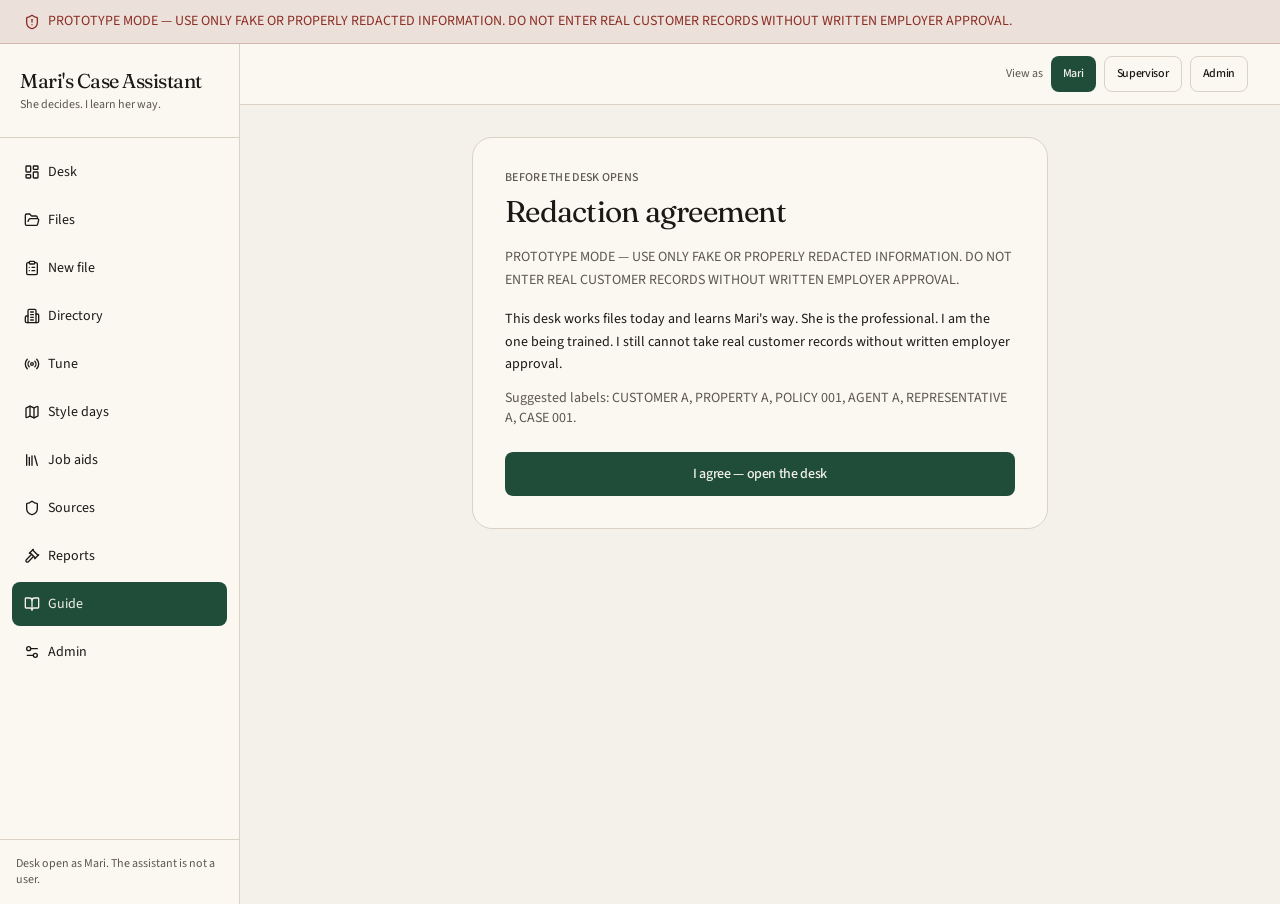
<file: guide/index.html>
<!DOCTYPE html><html lang="en"><head><meta charSet="utf-8"/><meta name="viewport" content="width=device-width, initial-scale=1"/><link rel="stylesheet" href="/assets/styles-C9NAA-Sr.css" data-precedence="default"/><link rel="stylesheet" href="https://fonts.googleapis.com/css2?family=Fraunces:opsz,wght@9..144,500;9..144,600&amp;family=Source+Sans+3:wght@400;500;600&amp;display=swap" data-precedence="default"/><title>Mari&#x27;s Case Assistant</title><meta name="theme-color" content="#1f4d3a"/><meta name="description" content="Works exception cancellation files with Mari. She decides. The assistant learns her way. Fake or redacted data only."/><link rel="modulepreload" href="/assets/index-BkUxkW5J.js"/><link rel="modulepreload" href="/assets/jsx-runtime-BkSabwWG.js"/><link rel="modulepreload" href="/assets/react-DHmoMYoq.js"/><link rel="modulepreload" href="/assets/guide-yCbDnVeX.js"/><link rel="icon" type="image/svg+xml" href="/favicon.svg"/><link rel="manifest" href="/__grok/manifest.webmanifest"/><link rel="apple-touch-icon" href="/__grok/icon-180.png"/><link rel="preconnect" href="https://fonts.googleapis.com"/><link rel="preconnect" href="https://fonts.gstatic.com" crossorigin="anonymous"/></head><body><div class="min-h-svh bg-bg text-ink"><div role="status" class="border-b border-stop/25 bg-stop/8 px-4 py-2 text-sm text-stop md:px-6 md:py-3"><button type="button" class="flex w-full items-start gap-2 text-left md:pointer-events-none"><svg xmlns="http://www.w3.org/2000/svg" width="24" height="24" viewBox="0 0 24 24" fill="none" stroke="currentColor" stroke-width="2" stroke-linecap="round" stroke-linejoin="round" class="lucide lucide-shield-alert mt-0.5 size-4 shrink-0" aria-hidden="true"><path d="M20 13c0 5-3.5 7.5-7.66 8.95a1 1 0 0 1-.67-.01C7.5 20.5 4 18 4 13V6a1 1 0 0 1 1-1c2 0 4.5-1.2 6.24-2.72a1.17 1.17 0 0 1 1.52 0C14.51 3.81 17 5 19 5a1 1 0 0 1 1 1z"></path><path d="M12 8v4"></path><path d="M12 16h.01"></path></svg><p class="leading-snug"><span class="md:hidden">Prototype — fake or redacted only. Tap for the rule.</span><span class="hidden md:inline">PROTOTYPE MODE — USE ONLY FAKE OR PROPERLY REDACTED INFORMATION. DO NOT ENTER REAL CUSTOMER RECORDS WITHOUT WRITTEN EMPLOYER APPROVAL.</span></p></button></div><div class="flex min-h-[calc(100svh-40px)]"><aside class="hidden w-60 shrink-0 flex-col border-r border-line bg-paper md:flex"><div class="border-b border-line px-5 py-6"><p class="font-display text-xl leading-tight tracking-tight">Mari&#x27;s Case Assistant</p><p class="mt-1 text-xs text-muted">She decides. I learn her way.</p></div><nav class="flex flex-1 flex-col gap-1 p-3"><a href="/" class="flex min-h-11 items-center gap-2 rounded-[var(--radius-sm)] px-3 text-sm text-ink hover:bg-bg"><svg xmlns="http://www.w3.org/2000/svg" width="24" height="24" viewBox="0 0 24 24" fill="none" stroke="currentColor" stroke-width="2" stroke-linecap="round" stroke-linejoin="round" class="lucide lucide-layout-dashboard size-4" aria-hidden="true"><rect width="7" height="9" x="3" y="3" rx="1"></rect><rect width="7" height="5" x="14" y="3" rx="1"></rect><rect width="7" height="9" x="14" y="12" rx="1"></rect><rect width="7" height="5" x="3" y="16" rx="1"></rect></svg>Desk</a><a href="/cases" class="flex min-h-11 items-center gap-2 rounded-[var(--radius-sm)] px-3 text-sm text-ink hover:bg-bg"><svg xmlns="http://www.w3.org/2000/svg" width="24" height="24" viewBox="0 0 24 24" fill="none" stroke="currentColor" stroke-width="2" stroke-linecap="round" stroke-linejoin="round" class="lucide lucide-folder-open size-4" aria-hidden="true"><path d="m6 14 1.5-2.9A2 2 0 0 1 9.24 10H20a2 2 0 0 1 1.94 2.5l-1.54 6a2 2 0 0 1-1.95 1.5H4a2 2 0 0 1-2-2V5a2 2 0 0 1 2-2h3.9a2 2 0 0 1 1.69.9l.81 1.2a2 2 0 0 0 1.67.9H18a2 2 0 0 1 2 2v2"></path></svg>Files</a><a href="/cases/new" class="flex min-h-11 items-center gap-2 rounded-[var(--radius-sm)] px-3 text-sm text-ink hover:bg-bg"><svg xmlns="http://www.w3.org/2000/svg" width="24" height="24" viewBox="0 0 24 24" fill="none" stroke="currentColor" stroke-width="2" stroke-linecap="round" stroke-linejoin="round" class="lucide lucide-clipboard-list size-4" aria-hidden="true"><rect width="8" height="4" x="8" y="2" rx="1" ry="1"></rect><path d="M16 4h2a2 2 0 0 1 2 2v14a2 2 0 0 1-2 2H6a2 2 0 0 1-2-2V6a2 2 0 0 1 2-2h2"></path><path d="M12 11h4"></path><path d="M12 16h4"></path><path d="M8 11h.01"></path><path d="M8 16h.01"></path></svg>New file</a><a href="/directory" class="flex min-h-11 items-center gap-2 rounded-[var(--radius-sm)] px-3 text-sm text-ink hover:bg-bg"><svg xmlns="http://www.w3.org/2000/svg" width="24" height="24" viewBox="0 0 24 24" fill="none" stroke="currentColor" stroke-width="2" stroke-linecap="round" stroke-linejoin="round" class="lucide lucide-building2 lucide-building-2 size-4" aria-hidden="true"><path d="M6 22V4a2 2 0 0 1 2-2h8a2 2 0 0 1 2 2v18Z"></path><path d="M6 12H4a2 2 0 0 0-2 2v6a2 2 0 0 0 2 2h2"></path><path d="M18 9h2a2 2 0 0 1 2 2v9a2 2 0 0 1-2 2h-2"></path><path d="M10 6h4"></path><path d="M10 10h4"></path><path d="M10 14h4"></path><path d="M10 18h4"></path></svg>Directory</a><a href="/tune" class="flex min-h-11 items-center gap-2 rounded-[var(--radius-sm)] px-3 text-sm text-ink hover:bg-bg"><svg xmlns="http://www.w3.org/2000/svg" width="24" height="24" viewBox="0 0 24 24" fill="none" stroke="currentColor" stroke-width="2" stroke-linecap="round" stroke-linejoin="round" class="lucide lucide-radio size-4" aria-hidden="true"><path d="M4.9 19.1C1 15.2 1 8.8 4.9 4.9"></path><path d="M7.8 16.2c-2.3-2.3-2.3-6.1 0-8.5"></path><circle cx="12" cy="12" r="2"></circle><path d="M16.2 7.8c2.3 2.3 2.3 6.1 0 8.5"></path><path d="M19.1 4.9C23 8.8 23 15.1 19.1 19"></path></svg>Tune</a><a href="/wizard" class="flex min-h-11 items-center gap-2 rounded-[var(--radius-sm)] px-3 text-sm text-ink hover:bg-bg"><svg xmlns="http://www.w3.org/2000/svg" width="24" height="24" viewBox="0 0 24 24" fill="none" stroke="currentColor" stroke-width="2" stroke-linecap="round" stroke-linejoin="round" class="lucide lucide-map size-4" aria-hidden="true"><path d="M14.106 5.553a2 2 0 0 0 1.788 0l3.659-1.83A1 1 0 0 1 21 4.619v12.764a1 1 0 0 1-.553.894l-4.553 2.277a2 2 0 0 1-1.788 0l-4.212-2.106a2 2 0 0 0-1.788 0l-3.659 1.83A1 1 0 0 1 3 19.381V6.618a1 1 0 0 1 .553-.894l4.553-2.277a2 2 0 0 1 1.788 0z"></path><path d="M15 5.764v15"></path><path d="M9 3.236v15"></path></svg>Style days</a><a href="/rules" class="flex min-h-11 items-center gap-2 rounded-[var(--radius-sm)] px-3 text-sm text-ink hover:bg-bg"><svg xmlns="http://www.w3.org/2000/svg" width="24" height="24" viewBox="0 0 24 24" fill="none" stroke="currentColor" stroke-width="2" stroke-linecap="round" stroke-linejoin="round" class="lucide lucide-library size-4" aria-hidden="true"><path d="m16 6 4 14"></path><path d="M12 6v14"></path><path d="M8 8v12"></path><path d="M4 4v16"></path></svg>Job aids</a><a href="/sources" class="flex min-h-11 items-center gap-2 rounded-[var(--radius-sm)] px-3 text-sm text-ink hover:bg-bg"><svg xmlns="http://www.w3.org/2000/svg" width="24" height="24" viewBox="0 0 24 24" fill="none" stroke="currentColor" stroke-width="2" stroke-linecap="round" stroke-linejoin="round" class="lucide lucide-shield size-4" aria-hidden="true"><path d="M20 13c0 5-3.5 7.5-7.66 8.95a1 1 0 0 1-.67-.01C7.5 20.5 4 18 4 13V6a1 1 0 0 1 1-1c2 0 4.5-1.2 6.24-2.72a1.17 1.17 0 0 1 1.52 0C14.51 3.81 17 5 19 5a1 1 0 0 1 1 1z"></path></svg>Sources</a><a href="/reports" class="flex min-h-11 items-center gap-2 rounded-[var(--radius-sm)] px-3 text-sm text-ink hover:bg-bg"><svg xmlns="http://www.w3.org/2000/svg" width="24" height="24" viewBox="0 0 24 24" fill="none" stroke="currentColor" stroke-width="2" stroke-linecap="round" stroke-linejoin="round" class="lucide lucide-gavel size-4" aria-hidden="true"><path d="m14.5 12.5-8 8a2.119 2.119 0 1 1-3-3l8-8"></path><path d="m16 16 6-6"></path><path d="m8 8 6-6"></path><path d="m9 7 8 8"></path><path d="m21 11-8-8"></path></svg>Reports</a><a class="flex min-h-11 items-center gap-2 rounded-[var(--radius-sm)] px-3 text-sm bg-pine text-pine-fg active" href="/guide" data-status="active" aria-current="page"><svg xmlns="http://www.w3.org/2000/svg" width="24" height="24" viewBox="0 0 24 24" fill="none" stroke="currentColor" stroke-width="2" stroke-linecap="round" stroke-linejoin="round" class="lucide lucide-book-open size-4" aria-hidden="true"><path d="M12 7v14"></path><path d="M3 18a1 1 0 0 1-1-1V4a1 1 0 0 1 1-1h5a4 4 0 0 1 4 4 4 4 0 0 1 4-4h5a1 1 0 0 1 1 1v13a1 1 0 0 1-1 1h-6a3 3 0 0 0-3 3 3 3 0 0 0-3-3z"></path></svg>Guide</a><a href="/admin" class="flex min-h-11 items-center gap-2 rounded-[var(--radius-sm)] px-3 text-sm text-ink hover:bg-bg"><svg xmlns="http://www.w3.org/2000/svg" width="24" height="24" viewBox="0 0 24 24" fill="none" stroke="currentColor" stroke-width="2" stroke-linecap="round" stroke-linejoin="round" class="lucide lucide-settings2 lucide-settings-2 size-4" aria-hidden="true"><path d="M20 7h-9"></path><path d="M14 17H5"></path><circle cx="17" cy="17" r="3"></circle><circle cx="7" cy="7" r="3"></circle></svg>Admin</a></nav><div class="border-t border-line p-4 text-xs text-muted">Desk open as <!-- -->Mari<!-- -->. The assistant is not a user.</div></aside><div class="flex min-w-0 flex-1 flex-col"><header class="flex items-center justify-between gap-3 border-b border-line bg-paper px-4 py-2.5 md:px-8 md:py-3"><p class="font-display text-lg md:hidden">Mari&#x27;s desk</p><div class="ml-auto hidden flex-wrap items-center gap-2 md:flex"><span class="text-xs text-muted">View as</span><button class="inline-flex items-center justify-center gap-2 rounded-[var(--radius-sm)] font-medium tracking-tight transition-opacity duration-150 disabled:opacity-40 bg-pine text-pine-fg hover:opacity-90 min-h-9 px-3 text-xs capitalize">Mari</button><button class="inline-flex items-center justify-center gap-2 rounded-[var(--radius-sm)] font-medium tracking-tight transition-opacity duration-150 disabled:opacity-40 border border-line bg-paper text-ink hover:bg-bg min-h-9 px-3 text-xs capitalize">supervisor</button><button class="inline-flex items-center justify-center gap-2 rounded-[var(--radius-sm)] font-medium tracking-tight transition-opacity duration-150 disabled:opacity-40 border border-line bg-paper text-ink hover:bg-bg min-h-9 px-3 text-xs capitalize">admin</button></div></header><main class="flex-1 px-4 py-5 pb-[calc(5.5rem+env(safe-area-inset-bottom))] md:px-8 md:py-8 md:pb-8"><div class="mx-auto max-w-xl rounded-[var(--radius-lg)] border border-line bg-paper p-6 md:p-8"><p class="text-xs font-medium uppercase tracking-wide text-muted">Before the desk opens</p><h1 class="mt-2 font-display text-3xl tracking-tight">Redaction agreement</h1><p class="mt-4 text-sm leading-relaxed text-muted">PROTOTYPE MODE — USE ONLY FAKE OR PROPERLY REDACTED INFORMATION. DO NOT ENTER REAL CUSTOMER RECORDS WITHOUT WRITTEN EMPLOYER APPROVAL.</p><p class="mt-4 text-sm leading-relaxed">This desk works files today and learns Mari&#x27;s way. She is the professional. I am the one being trained. I still cannot take real customer records without written employer approval.</p><p class="mt-3 text-sm text-muted">Suggested labels: CUSTOMER A, PROPERTY A, POLICY 001, AGENT A, REPRESENTATIVE A, CASE 001.</p><button class="inline-flex items-center justify-center gap-2 rounded-[var(--radius-sm)] text-sm font-medium tracking-tight transition-opacity duration-150 disabled:opacity-40 min-h-11 px-4 bg-pine text-pine-fg hover:opacity-90 mt-6 w-full">I agree — open the desk</button></div></main></div></div><nav class="fixed inset-x-0 bottom-0 z-50 grid grid-cols-4 border-t border-line bg-paper pb-[env(safe-area-inset-bottom)] md:hidden"><a href="/" class="flex min-h-14 flex-col items-center justify-center gap-0.5 text-[11px] text-muted"><svg xmlns="http://www.w3.org/2000/svg" width="24" height="24" viewBox="0 0 24 24" fill="none" stroke="currentColor" stroke-width="2" stroke-linecap="round" stroke-linejoin="round" class="lucide lucide-layout-dashboard size-5" aria-hidden="true"><rect width="7" height="9" x="3" y="3" rx="1"></rect><rect width="7" height="5" x="14" y="3" rx="1"></rect><rect width="7" height="9" x="14" y="12" rx="1"></rect><rect width="7" height="5" x="3" y="16" rx="1"></rect></svg>Desk</a><a href="/cases" class="flex min-h-14 flex-col items-center justify-center gap-0.5 text-[11px] text-muted"><svg xmlns="http://www.w3.org/2000/svg" width="24" height="24" viewBox="0 0 24 24" fill="none" stroke="currentColor" stroke-width="2" stroke-linecap="round" stroke-linejoin="round" class="lucide lucide-folder-open size-5" aria-hidden="true"><path d="m6 14 1.5-2.9A2 2 0 0 1 9.24 10H20a2 2 0 0 1 1.94 2.5l-1.54 6a2 2 0 0 1-1.95 1.5H4a2 2 0 0 1-2-2V5a2 2 0 0 1 2-2h3.9a2 2 0 0 1 1.69.9l.81 1.2a2 2 0 0 0 1.67.9H18a2 2 0 0 1 2 2v2"></path></svg>Files</a><a href="/directory" class="flex min-h-14 flex-col items-center justify-center gap-0.5 text-[11px] text-muted"><svg xmlns="http://www.w3.org/2000/svg" width="24" height="24" viewBox="0 0 24 24" fill="none" stroke="currentColor" stroke-width="2" stroke-linecap="round" stroke-linejoin="round" class="lucide lucide-building2 lucide-building-2 size-5" aria-hidden="true"><path d="M6 22V4a2 2 0 0 1 2-2h8a2 2 0 0 1 2 2v18Z"></path><path d="M6 12H4a2 2 0 0 0-2 2v6a2 2 0 0 0 2 2h2"></path><path d="M18 9h2a2 2 0 0 1 2 2v9a2 2 0 0 1-2 2h-2"></path><path d="M10 6h4"></path><path d="M10 10h4"></path><path d="M10 14h4"></path><path d="M10 18h4"></path></svg>Places</a><button type="button" class="flex min-h-14 flex-col items-center justify-center gap-0.5 text-[11px] text-muted"><svg xmlns="http://www.w3.org/2000/svg" width="24" height="24" viewBox="0 0 24 24" fill="none" stroke="currentColor" stroke-width="2" stroke-linecap="round" stroke-linejoin="round" class="lucide lucide-ellipsis size-5" aria-hidden="true"><circle cx="12" cy="12" r="1"></circle><circle cx="19" cy="12" r="1"></circle><circle cx="5" cy="12" r="1"></circle></svg>More</button></nav></div><script class="$tsr" id="$tsr-stream-barrier">(self.$R=self.$R||{})["tsr"]=[];self.$_TSR={h(){this.hydrated=!0,this.c()},e(){this.streamEnded=!0,this.c()},c(){this.hydrated&&this.streamEnded&&(delete self.$_TSR,delete self.$R.tsr)},p(e){this.initialized?e():this.buffer.push(e)},buffer:[]};$_TSR.router=($R=>$R[0]={manifest:$R[1]={routes:$R[2]={__root__:$R[3]={preloads:$R[4]=["/assets/index-BkUxkW5J.js","/assets/jsx-runtime-BkSabwWG.js","/assets/react-DHmoMYoq.js"],scripts:$R[5]=[$R[6]={attrs:$R[7]={type:"module",async:!0,src:"/assets/index-BkUxkW5J.js"}}]},"/guide":$R[8]={preloads:$R[9]=["/assets/guide-yCbDnVeX.js"]}}},matches:$R[10]=[$R[11]={i:"__root__ ",u:1789819663794,s:"success",ssr:!0},$R[12]={i:" guide guide",u:1789819663794,s:"success",ssr:!0}]})($R["tsr"]);$_TSR.e();document.currentScript.remove()</script><script type="module" async="" src="/assets/index-BkUxkW5J.js"></script></body></html>
</file>
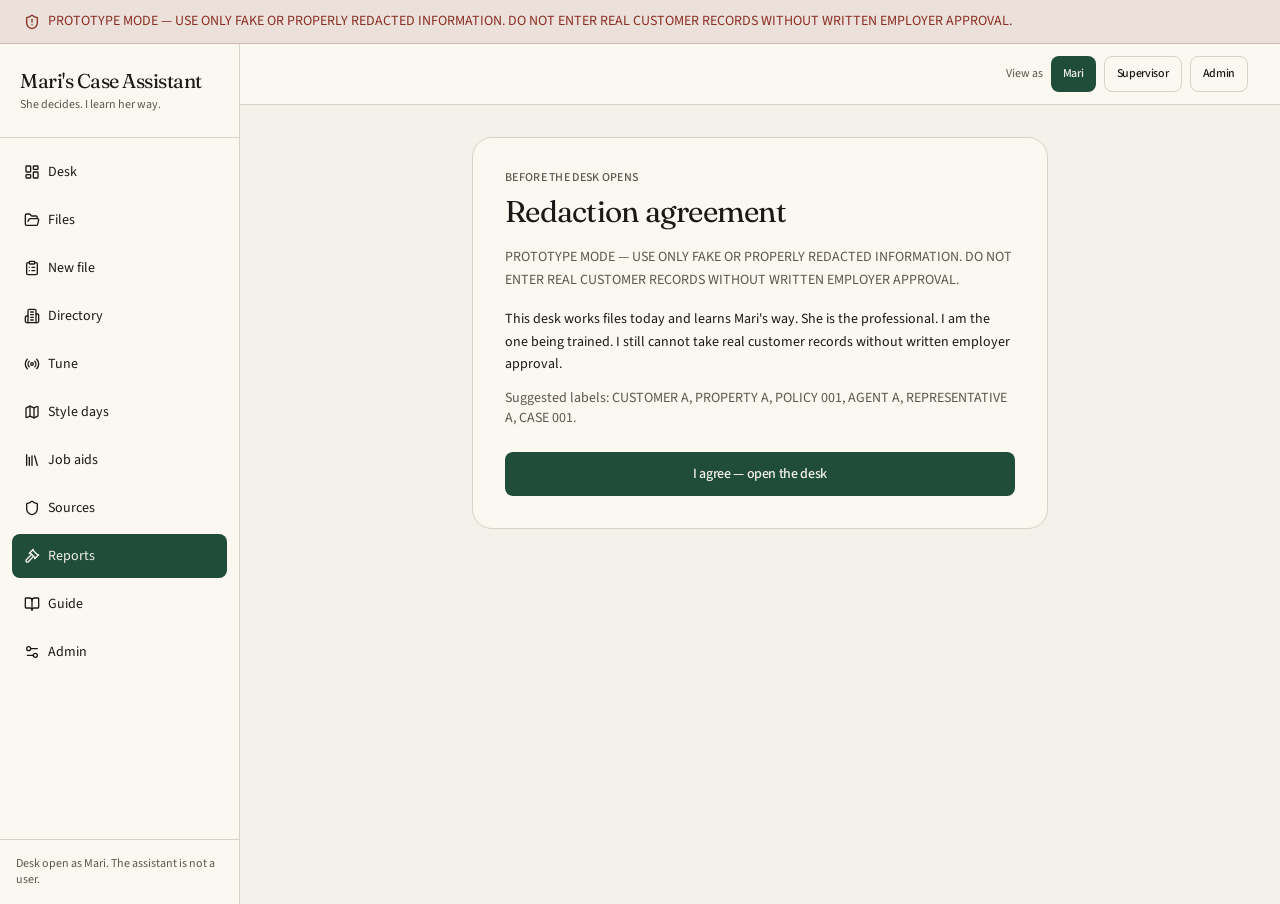
<file: reports/index.html>
<!DOCTYPE html><html lang="en"><head><meta charSet="utf-8"/><meta name="viewport" content="width=device-width, initial-scale=1"/><link rel="stylesheet" href="/assets/styles-C9NAA-Sr.css" data-precedence="default"/><link rel="stylesheet" href="https://fonts.googleapis.com/css2?family=Fraunces:opsz,wght@9..144,500;9..144,600&amp;family=Source+Sans+3:wght@400;500;600&amp;display=swap" data-precedence="default"/><title>Mari&#x27;s Case Assistant</title><meta name="theme-color" content="#1f4d3a"/><meta name="description" content="Works exception cancellation files with Mari. She decides. The assistant learns her way. Fake or redacted data only."/><link rel="modulepreload" href="/assets/index-BkUxkW5J.js"/><link rel="modulepreload" href="/assets/jsx-runtime-BkSabwWG.js"/><link rel="modulepreload" href="/assets/react-DHmoMYoq.js"/><link rel="modulepreload" href="/assets/reports-CW8QkrdH.js"/><link rel="icon" type="image/svg+xml" href="/favicon.svg"/><link rel="manifest" href="/__grok/manifest.webmanifest"/><link rel="apple-touch-icon" href="/__grok/icon-180.png"/><link rel="preconnect" href="https://fonts.googleapis.com"/><link rel="preconnect" href="https://fonts.gstatic.com" crossorigin="anonymous"/></head><body><div class="min-h-svh bg-bg text-ink"><div role="status" class="border-b border-stop/25 bg-stop/8 px-4 py-2 text-sm text-stop md:px-6 md:py-3"><button type="button" class="flex w-full items-start gap-2 text-left md:pointer-events-none"><svg xmlns="http://www.w3.org/2000/svg" width="24" height="24" viewBox="0 0 24 24" fill="none" stroke="currentColor" stroke-width="2" stroke-linecap="round" stroke-linejoin="round" class="lucide lucide-shield-alert mt-0.5 size-4 shrink-0" aria-hidden="true"><path d="M20 13c0 5-3.5 7.5-7.66 8.95a1 1 0 0 1-.67-.01C7.5 20.5 4 18 4 13V6a1 1 0 0 1 1-1c2 0 4.5-1.2 6.24-2.72a1.17 1.17 0 0 1 1.52 0C14.51 3.81 17 5 19 5a1 1 0 0 1 1 1z"></path><path d="M12 8v4"></path><path d="M12 16h.01"></path></svg><p class="leading-snug"><span class="md:hidden">Prototype — fake or redacted only. Tap for the rule.</span><span class="hidden md:inline">PROTOTYPE MODE — USE ONLY FAKE OR PROPERLY REDACTED INFORMATION. DO NOT ENTER REAL CUSTOMER RECORDS WITHOUT WRITTEN EMPLOYER APPROVAL.</span></p></button></div><div class="flex min-h-[calc(100svh-40px)]"><aside class="hidden w-60 shrink-0 flex-col border-r border-line bg-paper md:flex"><div class="border-b border-line px-5 py-6"><p class="font-display text-xl leading-tight tracking-tight">Mari&#x27;s Case Assistant</p><p class="mt-1 text-xs text-muted">She decides. I learn her way.</p></div><nav class="flex flex-1 flex-col gap-1 p-3"><a href="/" class="flex min-h-11 items-center gap-2 rounded-[var(--radius-sm)] px-3 text-sm text-ink hover:bg-bg"><svg xmlns="http://www.w3.org/2000/svg" width="24" height="24" viewBox="0 0 24 24" fill="none" stroke="currentColor" stroke-width="2" stroke-linecap="round" stroke-linejoin="round" class="lucide lucide-layout-dashboard size-4" aria-hidden="true"><rect width="7" height="9" x="3" y="3" rx="1"></rect><rect width="7" height="5" x="14" y="3" rx="1"></rect><rect width="7" height="9" x="14" y="12" rx="1"></rect><rect width="7" height="5" x="3" y="16" rx="1"></rect></svg>Desk</a><a href="/cases" class="flex min-h-11 items-center gap-2 rounded-[var(--radius-sm)] px-3 text-sm text-ink hover:bg-bg"><svg xmlns="http://www.w3.org/2000/svg" width="24" height="24" viewBox="0 0 24 24" fill="none" stroke="currentColor" stroke-width="2" stroke-linecap="round" stroke-linejoin="round" class="lucide lucide-folder-open size-4" aria-hidden="true"><path d="m6 14 1.5-2.9A2 2 0 0 1 9.24 10H20a2 2 0 0 1 1.94 2.5l-1.54 6a2 2 0 0 1-1.95 1.5H4a2 2 0 0 1-2-2V5a2 2 0 0 1 2-2h3.9a2 2 0 0 1 1.69.9l.81 1.2a2 2 0 0 0 1.67.9H18a2 2 0 0 1 2 2v2"></path></svg>Files</a><a href="/cases/new" class="flex min-h-11 items-center gap-2 rounded-[var(--radius-sm)] px-3 text-sm text-ink hover:bg-bg"><svg xmlns="http://www.w3.org/2000/svg" width="24" height="24" viewBox="0 0 24 24" fill="none" stroke="currentColor" stroke-width="2" stroke-linecap="round" stroke-linejoin="round" class="lucide lucide-clipboard-list size-4" aria-hidden="true"><rect width="8" height="4" x="8" y="2" rx="1" ry="1"></rect><path d="M16 4h2a2 2 0 0 1 2 2v14a2 2 0 0 1-2 2H6a2 2 0 0 1-2-2V6a2 2 0 0 1 2-2h2"></path><path d="M12 11h4"></path><path d="M12 16h4"></path><path d="M8 11h.01"></path><path d="M8 16h.01"></path></svg>New file</a><a href="/directory" class="flex min-h-11 items-center gap-2 rounded-[var(--radius-sm)] px-3 text-sm text-ink hover:bg-bg"><svg xmlns="http://www.w3.org/2000/svg" width="24" height="24" viewBox="0 0 24 24" fill="none" stroke="currentColor" stroke-width="2" stroke-linecap="round" stroke-linejoin="round" class="lucide lucide-building2 lucide-building-2 size-4" aria-hidden="true"><path d="M6 22V4a2 2 0 0 1 2-2h8a2 2 0 0 1 2 2v18Z"></path><path d="M6 12H4a2 2 0 0 0-2 2v6a2 2 0 0 0 2 2h2"></path><path d="M18 9h2a2 2 0 0 1 2 2v9a2 2 0 0 1-2 2h-2"></path><path d="M10 6h4"></path><path d="M10 10h4"></path><path d="M10 14h4"></path><path d="M10 18h4"></path></svg>Directory</a><a href="/tune" class="flex min-h-11 items-center gap-2 rounded-[var(--radius-sm)] px-3 text-sm text-ink hover:bg-bg"><svg xmlns="http://www.w3.org/2000/svg" width="24" height="24" viewBox="0 0 24 24" fill="none" stroke="currentColor" stroke-width="2" stroke-linecap="round" stroke-linejoin="round" class="lucide lucide-radio size-4" aria-hidden="true"><path d="M4.9 19.1C1 15.2 1 8.8 4.9 4.9"></path><path d="M7.8 16.2c-2.3-2.3-2.3-6.1 0-8.5"></path><circle cx="12" cy="12" r="2"></circle><path d="M16.2 7.8c2.3 2.3 2.3 6.1 0 8.5"></path><path d="M19.1 4.9C23 8.8 23 15.1 19.1 19"></path></svg>Tune</a><a href="/wizard" class="flex min-h-11 items-center gap-2 rounded-[var(--radius-sm)] px-3 text-sm text-ink hover:bg-bg"><svg xmlns="http://www.w3.org/2000/svg" width="24" height="24" viewBox="0 0 24 24" fill="none" stroke="currentColor" stroke-width="2" stroke-linecap="round" stroke-linejoin="round" class="lucide lucide-map size-4" aria-hidden="true"><path d="M14.106 5.553a2 2 0 0 0 1.788 0l3.659-1.83A1 1 0 0 1 21 4.619v12.764a1 1 0 0 1-.553.894l-4.553 2.277a2 2 0 0 1-1.788 0l-4.212-2.106a2 2 0 0 0-1.788 0l-3.659 1.83A1 1 0 0 1 3 19.381V6.618a1 1 0 0 1 .553-.894l4.553-2.277a2 2 0 0 1 1.788 0z"></path><path d="M15 5.764v15"></path><path d="M9 3.236v15"></path></svg>Style days</a><a href="/rules" class="flex min-h-11 items-center gap-2 rounded-[var(--radius-sm)] px-3 text-sm text-ink hover:bg-bg"><svg xmlns="http://www.w3.org/2000/svg" width="24" height="24" viewBox="0 0 24 24" fill="none" stroke="currentColor" stroke-width="2" stroke-linecap="round" stroke-linejoin="round" class="lucide lucide-library size-4" aria-hidden="true"><path d="m16 6 4 14"></path><path d="M12 6v14"></path><path d="M8 8v12"></path><path d="M4 4v16"></path></svg>Job aids</a><a href="/sources" class="flex min-h-11 items-center gap-2 rounded-[var(--radius-sm)] px-3 text-sm text-ink hover:bg-bg"><svg xmlns="http://www.w3.org/2000/svg" width="24" height="24" viewBox="0 0 24 24" fill="none" stroke="currentColor" stroke-width="2" stroke-linecap="round" stroke-linejoin="round" class="lucide lucide-shield size-4" aria-hidden="true"><path d="M20 13c0 5-3.5 7.5-7.66 8.95a1 1 0 0 1-.67-.01C7.5 20.5 4 18 4 13V6a1 1 0 0 1 1-1c2 0 4.5-1.2 6.24-2.72a1.17 1.17 0 0 1 1.52 0C14.51 3.81 17 5 19 5a1 1 0 0 1 1 1z"></path></svg>Sources</a><a class="flex min-h-11 items-center gap-2 rounded-[var(--radius-sm)] px-3 text-sm bg-pine text-pine-fg active" href="/reports" data-status="active" aria-current="page"><svg xmlns="http://www.w3.org/2000/svg" width="24" height="24" viewBox="0 0 24 24" fill="none" stroke="currentColor" stroke-width="2" stroke-linecap="round" stroke-linejoin="round" class="lucide lucide-gavel size-4" aria-hidden="true"><path d="m14.5 12.5-8 8a2.119 2.119 0 1 1-3-3l8-8"></path><path d="m16 16 6-6"></path><path d="m8 8 6-6"></path><path d="m9 7 8 8"></path><path d="m21 11-8-8"></path></svg>Reports</a><a href="/guide" class="flex min-h-11 items-center gap-2 rounded-[var(--radius-sm)] px-3 text-sm text-ink hover:bg-bg"><svg xmlns="http://www.w3.org/2000/svg" width="24" height="24" viewBox="0 0 24 24" fill="none" stroke="currentColor" stroke-width="2" stroke-linecap="round" stroke-linejoin="round" class="lucide lucide-book-open size-4" aria-hidden="true"><path d="M12 7v14"></path><path d="M3 18a1 1 0 0 1-1-1V4a1 1 0 0 1 1-1h5a4 4 0 0 1 4 4 4 4 0 0 1 4-4h5a1 1 0 0 1 1 1v13a1 1 0 0 1-1 1h-6a3 3 0 0 0-3 3 3 3 0 0 0-3-3z"></path></svg>Guide</a><a href="/admin" class="flex min-h-11 items-center gap-2 rounded-[var(--radius-sm)] px-3 text-sm text-ink hover:bg-bg"><svg xmlns="http://www.w3.org/2000/svg" width="24" height="24" viewBox="0 0 24 24" fill="none" stroke="currentColor" stroke-width="2" stroke-linecap="round" stroke-linejoin="round" class="lucide lucide-settings2 lucide-settings-2 size-4" aria-hidden="true"><path d="M20 7h-9"></path><path d="M14 17H5"></path><circle cx="17" cy="17" r="3"></circle><circle cx="7" cy="7" r="3"></circle></svg>Admin</a></nav><div class="border-t border-line p-4 text-xs text-muted">Desk open as <!-- -->Mari<!-- -->. The assistant is not a user.</div></aside><div class="flex min-w-0 flex-1 flex-col"><header class="flex items-center justify-between gap-3 border-b border-line bg-paper px-4 py-2.5 md:px-8 md:py-3"><p class="font-display text-lg md:hidden">Mari&#x27;s desk</p><div class="ml-auto hidden flex-wrap items-center gap-2 md:flex"><span class="text-xs text-muted">View as</span><button class="inline-flex items-center justify-center gap-2 rounded-[var(--radius-sm)] font-medium tracking-tight transition-opacity duration-150 disabled:opacity-40 bg-pine text-pine-fg hover:opacity-90 min-h-9 px-3 text-xs capitalize">Mari</button><button class="inline-flex items-center justify-center gap-2 rounded-[var(--radius-sm)] font-medium tracking-tight transition-opacity duration-150 disabled:opacity-40 border border-line bg-paper text-ink hover:bg-bg min-h-9 px-3 text-xs capitalize">supervisor</button><button class="inline-flex items-center justify-center gap-2 rounded-[var(--radius-sm)] font-medium tracking-tight transition-opacity duration-150 disabled:opacity-40 border border-line bg-paper text-ink hover:bg-bg min-h-9 px-3 text-xs capitalize">admin</button></div></header><main class="flex-1 px-4 py-5 pb-[calc(5.5rem+env(safe-area-inset-bottom))] md:px-8 md:py-8 md:pb-8"><div class="mx-auto max-w-xl rounded-[var(--radius-lg)] border border-line bg-paper p-6 md:p-8"><p class="text-xs font-medium uppercase tracking-wide text-muted">Before the desk opens</p><h1 class="mt-2 font-display text-3xl tracking-tight">Redaction agreement</h1><p class="mt-4 text-sm leading-relaxed text-muted">PROTOTYPE MODE — USE ONLY FAKE OR PROPERLY REDACTED INFORMATION. DO NOT ENTER REAL CUSTOMER RECORDS WITHOUT WRITTEN EMPLOYER APPROVAL.</p><p class="mt-4 text-sm leading-relaxed">This desk works files today and learns Mari&#x27;s way. She is the professional. I am the one being trained. I still cannot take real customer records without written employer approval.</p><p class="mt-3 text-sm text-muted">Suggested labels: CUSTOMER A, PROPERTY A, POLICY 001, AGENT A, REPRESENTATIVE A, CASE 001.</p><button class="inline-flex items-center justify-center gap-2 rounded-[var(--radius-sm)] text-sm font-medium tracking-tight transition-opacity duration-150 disabled:opacity-40 min-h-11 px-4 bg-pine text-pine-fg hover:opacity-90 mt-6 w-full">I agree — open the desk</button></div></main></div></div><nav class="fixed inset-x-0 bottom-0 z-50 grid grid-cols-4 border-t border-line bg-paper pb-[env(safe-area-inset-bottom)] md:hidden"><a href="/" class="flex min-h-14 flex-col items-center justify-center gap-0.5 text-[11px] text-muted"><svg xmlns="http://www.w3.org/2000/svg" width="24" height="24" viewBox="0 0 24 24" fill="none" stroke="currentColor" stroke-width="2" stroke-linecap="round" stroke-linejoin="round" class="lucide lucide-layout-dashboard size-5" aria-hidden="true"><rect width="7" height="9" x="3" y="3" rx="1"></rect><rect width="7" height="5" x="14" y="3" rx="1"></rect><rect width="7" height="9" x="14" y="12" rx="1"></rect><rect width="7" height="5" x="3" y="16" rx="1"></rect></svg>Desk</a><a href="/cases" class="flex min-h-14 flex-col items-center justify-center gap-0.5 text-[11px] text-muted"><svg xmlns="http://www.w3.org/2000/svg" width="24" height="24" viewBox="0 0 24 24" fill="none" stroke="currentColor" stroke-width="2" stroke-linecap="round" stroke-linejoin="round" class="lucide lucide-folder-open size-5" aria-hidden="true"><path d="m6 14 1.5-2.9A2 2 0 0 1 9.24 10H20a2 2 0 0 1 1.94 2.5l-1.54 6a2 2 0 0 1-1.95 1.5H4a2 2 0 0 1-2-2V5a2 2 0 0 1 2-2h3.9a2 2 0 0 1 1.69.9l.81 1.2a2 2 0 0 0 1.67.9H18a2 2 0 0 1 2 2v2"></path></svg>Files</a><a href="/directory" class="flex min-h-14 flex-col items-center justify-center gap-0.5 text-[11px] text-muted"><svg xmlns="http://www.w3.org/2000/svg" width="24" height="24" viewBox="0 0 24 24" fill="none" stroke="currentColor" stroke-width="2" stroke-linecap="round" stroke-linejoin="round" class="lucide lucide-building2 lucide-building-2 size-5" aria-hidden="true"><path d="M6 22V4a2 2 0 0 1 2-2h8a2 2 0 0 1 2 2v18Z"></path><path d="M6 12H4a2 2 0 0 0-2 2v6a2 2 0 0 0 2 2h2"></path><path d="M18 9h2a2 2 0 0 1 2 2v9a2 2 0 0 1-2 2h-2"></path><path d="M10 6h4"></path><path d="M10 10h4"></path><path d="M10 14h4"></path><path d="M10 18h4"></path></svg>Places</a><button type="button" class="flex min-h-14 flex-col items-center justify-center gap-0.5 text-[11px] text-muted"><svg xmlns="http://www.w3.org/2000/svg" width="24" height="24" viewBox="0 0 24 24" fill="none" stroke="currentColor" stroke-width="2" stroke-linecap="round" stroke-linejoin="round" class="lucide lucide-ellipsis size-5" aria-hidden="true"><circle cx="12" cy="12" r="1"></circle><circle cx="19" cy="12" r="1"></circle><circle cx="5" cy="12" r="1"></circle></svg>More</button></nav></div><script class="$tsr" id="$tsr-stream-barrier">(self.$R=self.$R||{})["tsr"]=[];self.$_TSR={h(){this.hydrated=!0,this.c()},e(){this.streamEnded=!0,this.c()},c(){this.hydrated&&this.streamEnded&&(delete self.$_TSR,delete self.$R.tsr)},p(e){this.initialized?e():this.buffer.push(e)},buffer:[]};$_TSR.router=($R=>$R[0]={manifest:$R[1]={routes:$R[2]={__root__:$R[3]={preloads:$R[4]=["/assets/index-BkUxkW5J.js","/assets/jsx-runtime-BkSabwWG.js","/assets/react-DHmoMYoq.js"],scripts:$R[5]=[$R[6]={attrs:$R[7]={type:"module",async:!0,src:"/assets/index-BkUxkW5J.js"}}]},"/reports":$R[8]={preloads:$R[9]=["/assets/reports-CW8QkrdH.js"]}}},matches:$R[10]=[$R[11]={i:"__root__ ",u:1789819663784,s:"success",ssr:!0},$R[12]={i:" reports reports",u:1789819663784,s:"success",ssr:!0}]})($R["tsr"]);$_TSR.e();document.currentScript.remove()</script><script type="module" async="" src="/assets/index-BkUxkW5J.js"></script></body></html>
</file>
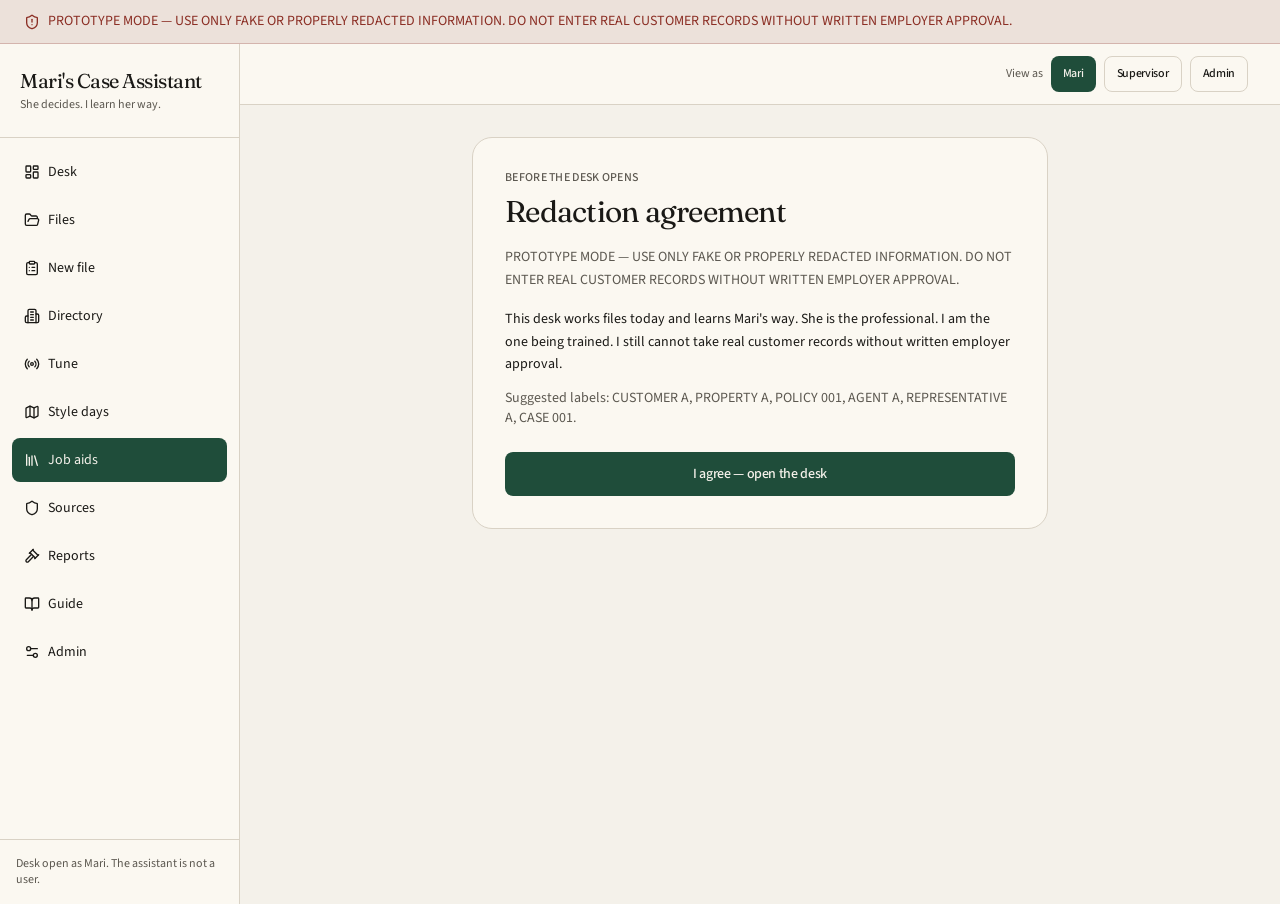
<file: rules/index.html>
<!DOCTYPE html><html lang="en"><head><meta charSet="utf-8"/><meta name="viewport" content="width=device-width, initial-scale=1"/><link rel="stylesheet" href="/assets/styles-C9NAA-Sr.css" data-precedence="default"/><link rel="stylesheet" href="https://fonts.googleapis.com/css2?family=Fraunces:opsz,wght@9..144,500;9..144,600&amp;family=Source+Sans+3:wght@400;500;600&amp;display=swap" data-precedence="default"/><title>Mari&#x27;s Case Assistant</title><meta name="theme-color" content="#1f4d3a"/><meta name="description" content="Works exception cancellation files with Mari. She decides. The assistant learns her way. Fake or redacted data only."/><link rel="modulepreload" href="/assets/index-BkUxkW5J.js"/><link rel="modulepreload" href="/assets/jsx-runtime-BkSabwWG.js"/><link rel="modulepreload" href="/assets/react-DHmoMYoq.js"/><link rel="modulepreload" href="/assets/rules-CTKehZUF.js"/><link rel="icon" type="image/svg+xml" href="/favicon.svg"/><link rel="manifest" href="/__grok/manifest.webmanifest"/><link rel="apple-touch-icon" href="/__grok/icon-180.png"/><link rel="preconnect" href="https://fonts.googleapis.com"/><link rel="preconnect" href="https://fonts.gstatic.com" crossorigin="anonymous"/></head><body><div class="min-h-svh bg-bg text-ink"><div role="status" class="border-b border-stop/25 bg-stop/8 px-4 py-2 text-sm text-stop md:px-6 md:py-3"><button type="button" class="flex w-full items-start gap-2 text-left md:pointer-events-none"><svg xmlns="http://www.w3.org/2000/svg" width="24" height="24" viewBox="0 0 24 24" fill="none" stroke="currentColor" stroke-width="2" stroke-linecap="round" stroke-linejoin="round" class="lucide lucide-shield-alert mt-0.5 size-4 shrink-0" aria-hidden="true"><path d="M20 13c0 5-3.5 7.5-7.66 8.95a1 1 0 0 1-.67-.01C7.5 20.5 4 18 4 13V6a1 1 0 0 1 1-1c2 0 4.5-1.2 6.24-2.72a1.17 1.17 0 0 1 1.52 0C14.51 3.81 17 5 19 5a1 1 0 0 1 1 1z"></path><path d="M12 8v4"></path><path d="M12 16h.01"></path></svg><p class="leading-snug"><span class="md:hidden">Prototype — fake or redacted only. Tap for the rule.</span><span class="hidden md:inline">PROTOTYPE MODE — USE ONLY FAKE OR PROPERLY REDACTED INFORMATION. DO NOT ENTER REAL CUSTOMER RECORDS WITHOUT WRITTEN EMPLOYER APPROVAL.</span></p></button></div><div class="flex min-h-[calc(100svh-40px)]"><aside class="hidden w-60 shrink-0 flex-col border-r border-line bg-paper md:flex"><div class="border-b border-line px-5 py-6"><p class="font-display text-xl leading-tight tracking-tight">Mari&#x27;s Case Assistant</p><p class="mt-1 text-xs text-muted">She decides. I learn her way.</p></div><nav class="flex flex-1 flex-col gap-1 p-3"><a href="/" class="flex min-h-11 items-center gap-2 rounded-[var(--radius-sm)] px-3 text-sm text-ink hover:bg-bg"><svg xmlns="http://www.w3.org/2000/svg" width="24" height="24" viewBox="0 0 24 24" fill="none" stroke="currentColor" stroke-width="2" stroke-linecap="round" stroke-linejoin="round" class="lucide lucide-layout-dashboard size-4" aria-hidden="true"><rect width="7" height="9" x="3" y="3" rx="1"></rect><rect width="7" height="5" x="14" y="3" rx="1"></rect><rect width="7" height="9" x="14" y="12" rx="1"></rect><rect width="7" height="5" x="3" y="16" rx="1"></rect></svg>Desk</a><a href="/cases" class="flex min-h-11 items-center gap-2 rounded-[var(--radius-sm)] px-3 text-sm text-ink hover:bg-bg"><svg xmlns="http://www.w3.org/2000/svg" width="24" height="24" viewBox="0 0 24 24" fill="none" stroke="currentColor" stroke-width="2" stroke-linecap="round" stroke-linejoin="round" class="lucide lucide-folder-open size-4" aria-hidden="true"><path d="m6 14 1.5-2.9A2 2 0 0 1 9.24 10H20a2 2 0 0 1 1.94 2.5l-1.54 6a2 2 0 0 1-1.95 1.5H4a2 2 0 0 1-2-2V5a2 2 0 0 1 2-2h3.9a2 2 0 0 1 1.69.9l.81 1.2a2 2 0 0 0 1.67.9H18a2 2 0 0 1 2 2v2"></path></svg>Files</a><a href="/cases/new" class="flex min-h-11 items-center gap-2 rounded-[var(--radius-sm)] px-3 text-sm text-ink hover:bg-bg"><svg xmlns="http://www.w3.org/2000/svg" width="24" height="24" viewBox="0 0 24 24" fill="none" stroke="currentColor" stroke-width="2" stroke-linecap="round" stroke-linejoin="round" class="lucide lucide-clipboard-list size-4" aria-hidden="true"><rect width="8" height="4" x="8" y="2" rx="1" ry="1"></rect><path d="M16 4h2a2 2 0 0 1 2 2v14a2 2 0 0 1-2 2H6a2 2 0 0 1-2-2V6a2 2 0 0 1 2-2h2"></path><path d="M12 11h4"></path><path d="M12 16h4"></path><path d="M8 11h.01"></path><path d="M8 16h.01"></path></svg>New file</a><a href="/directory" class="flex min-h-11 items-center gap-2 rounded-[var(--radius-sm)] px-3 text-sm text-ink hover:bg-bg"><svg xmlns="http://www.w3.org/2000/svg" width="24" height="24" viewBox="0 0 24 24" fill="none" stroke="currentColor" stroke-width="2" stroke-linecap="round" stroke-linejoin="round" class="lucide lucide-building2 lucide-building-2 size-4" aria-hidden="true"><path d="M6 22V4a2 2 0 0 1 2-2h8a2 2 0 0 1 2 2v18Z"></path><path d="M6 12H4a2 2 0 0 0-2 2v6a2 2 0 0 0 2 2h2"></path><path d="M18 9h2a2 2 0 0 1 2 2v9a2 2 0 0 1-2 2h-2"></path><path d="M10 6h4"></path><path d="M10 10h4"></path><path d="M10 14h4"></path><path d="M10 18h4"></path></svg>Directory</a><a href="/tune" class="flex min-h-11 items-center gap-2 rounded-[var(--radius-sm)] px-3 text-sm text-ink hover:bg-bg"><svg xmlns="http://www.w3.org/2000/svg" width="24" height="24" viewBox="0 0 24 24" fill="none" stroke="currentColor" stroke-width="2" stroke-linecap="round" stroke-linejoin="round" class="lucide lucide-radio size-4" aria-hidden="true"><path d="M4.9 19.1C1 15.2 1 8.8 4.9 4.9"></path><path d="M7.8 16.2c-2.3-2.3-2.3-6.1 0-8.5"></path><circle cx="12" cy="12" r="2"></circle><path d="M16.2 7.8c2.3 2.3 2.3 6.1 0 8.5"></path><path d="M19.1 4.9C23 8.8 23 15.1 19.1 19"></path></svg>Tune</a><a href="/wizard" class="flex min-h-11 items-center gap-2 rounded-[var(--radius-sm)] px-3 text-sm text-ink hover:bg-bg"><svg xmlns="http://www.w3.org/2000/svg" width="24" height="24" viewBox="0 0 24 24" fill="none" stroke="currentColor" stroke-width="2" stroke-linecap="round" stroke-linejoin="round" class="lucide lucide-map size-4" aria-hidden="true"><path d="M14.106 5.553a2 2 0 0 0 1.788 0l3.659-1.83A1 1 0 0 1 21 4.619v12.764a1 1 0 0 1-.553.894l-4.553 2.277a2 2 0 0 1-1.788 0l-4.212-2.106a2 2 0 0 0-1.788 0l-3.659 1.83A1 1 0 0 1 3 19.381V6.618a1 1 0 0 1 .553-.894l4.553-2.277a2 2 0 0 1 1.788 0z"></path><path d="M15 5.764v15"></path><path d="M9 3.236v15"></path></svg>Style days</a><a class="flex min-h-11 items-center gap-2 rounded-[var(--radius-sm)] px-3 text-sm bg-pine text-pine-fg active" href="/rules" data-status="active" aria-current="page"><svg xmlns="http://www.w3.org/2000/svg" width="24" height="24" viewBox="0 0 24 24" fill="none" stroke="currentColor" stroke-width="2" stroke-linecap="round" stroke-linejoin="round" class="lucide lucide-library size-4" aria-hidden="true"><path d="m16 6 4 14"></path><path d="M12 6v14"></path><path d="M8 8v12"></path><path d="M4 4v16"></path></svg>Job aids</a><a href="/sources" class="flex min-h-11 items-center gap-2 rounded-[var(--radius-sm)] px-3 text-sm text-ink hover:bg-bg"><svg xmlns="http://www.w3.org/2000/svg" width="24" height="24" viewBox="0 0 24 24" fill="none" stroke="currentColor" stroke-width="2" stroke-linecap="round" stroke-linejoin="round" class="lucide lucide-shield size-4" aria-hidden="true"><path d="M20 13c0 5-3.5 7.5-7.66 8.95a1 1 0 0 1-.67-.01C7.5 20.5 4 18 4 13V6a1 1 0 0 1 1-1c2 0 4.5-1.2 6.24-2.72a1.17 1.17 0 0 1 1.52 0C14.51 3.81 17 5 19 5a1 1 0 0 1 1 1z"></path></svg>Sources</a><a href="/reports" class="flex min-h-11 items-center gap-2 rounded-[var(--radius-sm)] px-3 text-sm text-ink hover:bg-bg"><svg xmlns="http://www.w3.org/2000/svg" width="24" height="24" viewBox="0 0 24 24" fill="none" stroke="currentColor" stroke-width="2" stroke-linecap="round" stroke-linejoin="round" class="lucide lucide-gavel size-4" aria-hidden="true"><path d="m14.5 12.5-8 8a2.119 2.119 0 1 1-3-3l8-8"></path><path d="m16 16 6-6"></path><path d="m8 8 6-6"></path><path d="m9 7 8 8"></path><path d="m21 11-8-8"></path></svg>Reports</a><a href="/guide" class="flex min-h-11 items-center gap-2 rounded-[var(--radius-sm)] px-3 text-sm text-ink hover:bg-bg"><svg xmlns="http://www.w3.org/2000/svg" width="24" height="24" viewBox="0 0 24 24" fill="none" stroke="currentColor" stroke-width="2" stroke-linecap="round" stroke-linejoin="round" class="lucide lucide-book-open size-4" aria-hidden="true"><path d="M12 7v14"></path><path d="M3 18a1 1 0 0 1-1-1V4a1 1 0 0 1 1-1h5a4 4 0 0 1 4 4 4 4 0 0 1 4-4h5a1 1 0 0 1 1 1v13a1 1 0 0 1-1 1h-6a3 3 0 0 0-3 3 3 3 0 0 0-3-3z"></path></svg>Guide</a><a href="/admin" class="flex min-h-11 items-center gap-2 rounded-[var(--radius-sm)] px-3 text-sm text-ink hover:bg-bg"><svg xmlns="http://www.w3.org/2000/svg" width="24" height="24" viewBox="0 0 24 24" fill="none" stroke="currentColor" stroke-width="2" stroke-linecap="round" stroke-linejoin="round" class="lucide lucide-settings2 lucide-settings-2 size-4" aria-hidden="true"><path d="M20 7h-9"></path><path d="M14 17H5"></path><circle cx="17" cy="17" r="3"></circle><circle cx="7" cy="7" r="3"></circle></svg>Admin</a></nav><div class="border-t border-line p-4 text-xs text-muted">Desk open as <!-- -->Mari<!-- -->. The assistant is not a user.</div></aside><div class="flex min-w-0 flex-1 flex-col"><header class="flex items-center justify-between gap-3 border-b border-line bg-paper px-4 py-2.5 md:px-8 md:py-3"><p class="font-display text-lg md:hidden">Mari&#x27;s desk</p><div class="ml-auto hidden flex-wrap items-center gap-2 md:flex"><span class="text-xs text-muted">View as</span><button class="inline-flex items-center justify-center gap-2 rounded-[var(--radius-sm)] font-medium tracking-tight transition-opacity duration-150 disabled:opacity-40 bg-pine text-pine-fg hover:opacity-90 min-h-9 px-3 text-xs capitalize">Mari</button><button class="inline-flex items-center justify-center gap-2 rounded-[var(--radius-sm)] font-medium tracking-tight transition-opacity duration-150 disabled:opacity-40 border border-line bg-paper text-ink hover:bg-bg min-h-9 px-3 text-xs capitalize">supervisor</button><button class="inline-flex items-center justify-center gap-2 rounded-[var(--radius-sm)] font-medium tracking-tight transition-opacity duration-150 disabled:opacity-40 border border-line bg-paper text-ink hover:bg-bg min-h-9 px-3 text-xs capitalize">admin</button></div></header><main class="flex-1 px-4 py-5 pb-[calc(5.5rem+env(safe-area-inset-bottom))] md:px-8 md:py-8 md:pb-8"><div class="mx-auto max-w-xl rounded-[var(--radius-lg)] border border-line bg-paper p-6 md:p-8"><p class="text-xs font-medium uppercase tracking-wide text-muted">Before the desk opens</p><h1 class="mt-2 font-display text-3xl tracking-tight">Redaction agreement</h1><p class="mt-4 text-sm leading-relaxed text-muted">PROTOTYPE MODE — USE ONLY FAKE OR PROPERLY REDACTED INFORMATION. DO NOT ENTER REAL CUSTOMER RECORDS WITHOUT WRITTEN EMPLOYER APPROVAL.</p><p class="mt-4 text-sm leading-relaxed">This desk works files today and learns Mari&#x27;s way. She is the professional. I am the one being trained. I still cannot take real customer records without written employer approval.</p><p class="mt-3 text-sm text-muted">Suggested labels: CUSTOMER A, PROPERTY A, POLICY 001, AGENT A, REPRESENTATIVE A, CASE 001.</p><button class="inline-flex items-center justify-center gap-2 rounded-[var(--radius-sm)] text-sm font-medium tracking-tight transition-opacity duration-150 disabled:opacity-40 min-h-11 px-4 bg-pine text-pine-fg hover:opacity-90 mt-6 w-full">I agree — open the desk</button></div></main></div></div><nav class="fixed inset-x-0 bottom-0 z-50 grid grid-cols-4 border-t border-line bg-paper pb-[env(safe-area-inset-bottom)] md:hidden"><a href="/" class="flex min-h-14 flex-col items-center justify-center gap-0.5 text-[11px] text-muted"><svg xmlns="http://www.w3.org/2000/svg" width="24" height="24" viewBox="0 0 24 24" fill="none" stroke="currentColor" stroke-width="2" stroke-linecap="round" stroke-linejoin="round" class="lucide lucide-layout-dashboard size-5" aria-hidden="true"><rect width="7" height="9" x="3" y="3" rx="1"></rect><rect width="7" height="5" x="14" y="3" rx="1"></rect><rect width="7" height="9" x="14" y="12" rx="1"></rect><rect width="7" height="5" x="3" y="16" rx="1"></rect></svg>Desk</a><a href="/cases" class="flex min-h-14 flex-col items-center justify-center gap-0.5 text-[11px] text-muted"><svg xmlns="http://www.w3.org/2000/svg" width="24" height="24" viewBox="0 0 24 24" fill="none" stroke="currentColor" stroke-width="2" stroke-linecap="round" stroke-linejoin="round" class="lucide lucide-folder-open size-5" aria-hidden="true"><path d="m6 14 1.5-2.9A2 2 0 0 1 9.24 10H20a2 2 0 0 1 1.94 2.5l-1.54 6a2 2 0 0 1-1.95 1.5H4a2 2 0 0 1-2-2V5a2 2 0 0 1 2-2h3.9a2 2 0 0 1 1.69.9l.81 1.2a2 2 0 0 0 1.67.9H18a2 2 0 0 1 2 2v2"></path></svg>Files</a><a href="/directory" class="flex min-h-14 flex-col items-center justify-center gap-0.5 text-[11px] text-muted"><svg xmlns="http://www.w3.org/2000/svg" width="24" height="24" viewBox="0 0 24 24" fill="none" stroke="currentColor" stroke-width="2" stroke-linecap="round" stroke-linejoin="round" class="lucide lucide-building2 lucide-building-2 size-5" aria-hidden="true"><path d="M6 22V4a2 2 0 0 1 2-2h8a2 2 0 0 1 2 2v18Z"></path><path d="M6 12H4a2 2 0 0 0-2 2v6a2 2 0 0 0 2 2h2"></path><path d="M18 9h2a2 2 0 0 1 2 2v9a2 2 0 0 1-2 2h-2"></path><path d="M10 6h4"></path><path d="M10 10h4"></path><path d="M10 14h4"></path><path d="M10 18h4"></path></svg>Places</a><button type="button" class="flex min-h-14 flex-col items-center justify-center gap-0.5 text-[11px] text-muted"><svg xmlns="http://www.w3.org/2000/svg" width="24" height="24" viewBox="0 0 24 24" fill="none" stroke="currentColor" stroke-width="2" stroke-linecap="round" stroke-linejoin="round" class="lucide lucide-ellipsis size-5" aria-hidden="true"><circle cx="12" cy="12" r="1"></circle><circle cx="19" cy="12" r="1"></circle><circle cx="5" cy="12" r="1"></circle></svg>More</button></nav></div><script class="$tsr" id="$tsr-stream-barrier">(self.$R=self.$R||{})["tsr"]=[];self.$_TSR={h(){this.hydrated=!0,this.c()},e(){this.streamEnded=!0,this.c()},c(){this.hydrated&&this.streamEnded&&(delete self.$_TSR,delete self.$R.tsr)},p(e){this.initialized?e():this.buffer.push(e)},buffer:[]};$_TSR.router=($R=>$R[0]={manifest:$R[1]={routes:$R[2]={__root__:$R[3]={preloads:$R[4]=["/assets/index-BkUxkW5J.js","/assets/jsx-runtime-BkSabwWG.js","/assets/react-DHmoMYoq.js"],scripts:$R[5]=[$R[6]={attrs:$R[7]={type:"module",async:!0,src:"/assets/index-BkUxkW5J.js"}}]},"/rules":$R[8]={preloads:$R[9]=["/assets/rules-CTKehZUF.js"]}}},matches:$R[10]=[$R[11]={i:"__root__ ",u:1789819663761,s:"success",ssr:!0},$R[12]={i:" rules rules",u:1789819663761,s:"success",ssr:!0}]})($R["tsr"]);$_TSR.e();document.currentScript.remove()</script><script type="module" async="" src="/assets/index-BkUxkW5J.js"></script></body></html>
</file>
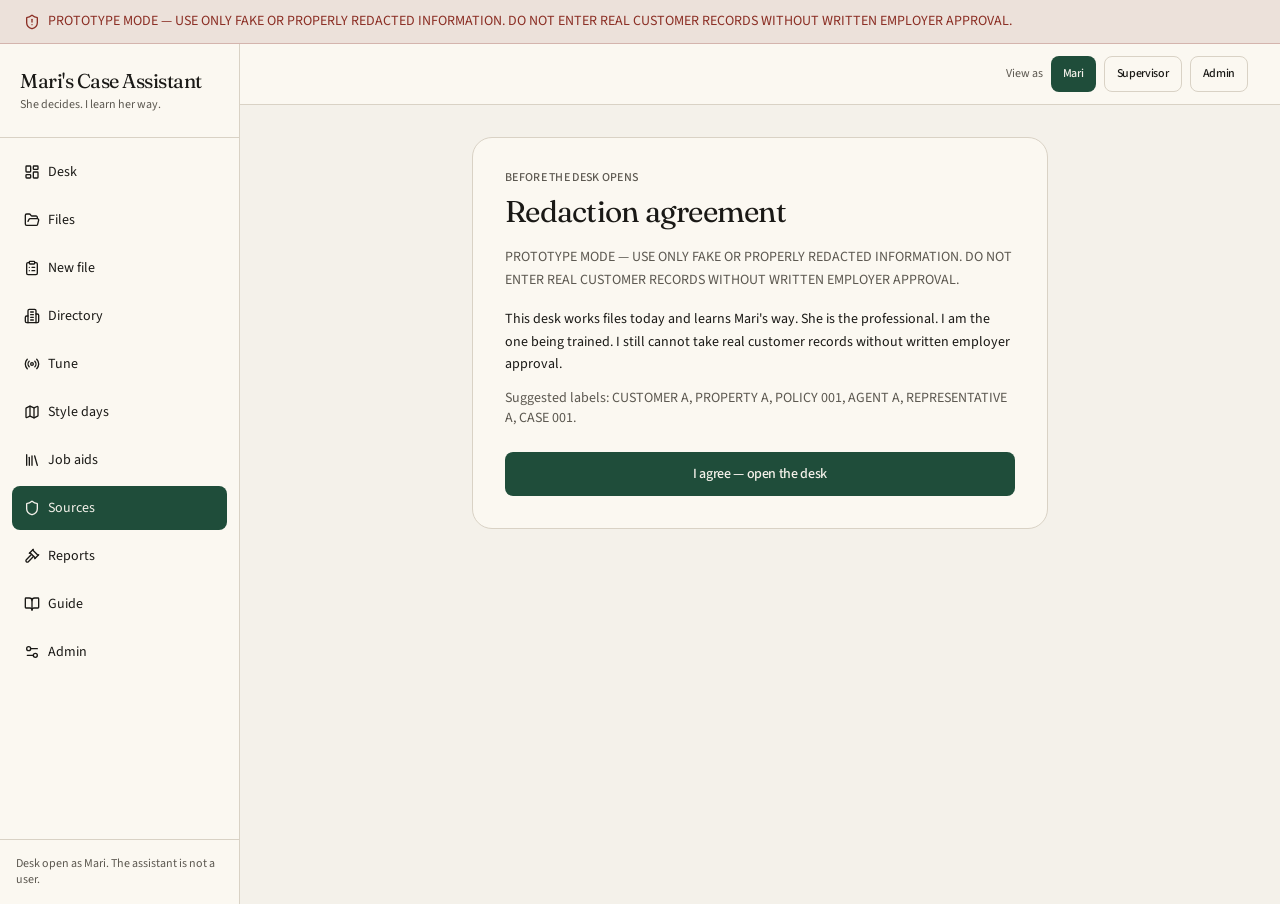
<file: sources/index.html>
<!DOCTYPE html><html lang="en"><head><meta charSet="utf-8"/><meta name="viewport" content="width=device-width, initial-scale=1"/><link rel="stylesheet" href="/assets/styles-C9NAA-Sr.css" data-precedence="default"/><link rel="stylesheet" href="https://fonts.googleapis.com/css2?family=Fraunces:opsz,wght@9..144,500;9..144,600&amp;family=Source+Sans+3:wght@400;500;600&amp;display=swap" data-precedence="default"/><title>Mari&#x27;s Case Assistant</title><meta name="theme-color" content="#1f4d3a"/><meta name="description" content="Works exception cancellation files with Mari. She decides. The assistant learns her way. Fake or redacted data only."/><link rel="modulepreload" href="/assets/index-BkUxkW5J.js"/><link rel="modulepreload" href="/assets/jsx-runtime-BkSabwWG.js"/><link rel="modulepreload" href="/assets/react-DHmoMYoq.js"/><link rel="modulepreload" href="/assets/sources-ardKWRsB.js"/><link rel="icon" type="image/svg+xml" href="/favicon.svg"/><link rel="manifest" href="/__grok/manifest.webmanifest"/><link rel="apple-touch-icon" href="/__grok/icon-180.png"/><link rel="preconnect" href="https://fonts.googleapis.com"/><link rel="preconnect" href="https://fonts.gstatic.com" crossorigin="anonymous"/></head><body><div class="min-h-svh bg-bg text-ink"><div role="status" class="border-b border-stop/25 bg-stop/8 px-4 py-2 text-sm text-stop md:px-6 md:py-3"><button type="button" class="flex w-full items-start gap-2 text-left md:pointer-events-none"><svg xmlns="http://www.w3.org/2000/svg" width="24" height="24" viewBox="0 0 24 24" fill="none" stroke="currentColor" stroke-width="2" stroke-linecap="round" stroke-linejoin="round" class="lucide lucide-shield-alert mt-0.5 size-4 shrink-0" aria-hidden="true"><path d="M20 13c0 5-3.5 7.5-7.66 8.95a1 1 0 0 1-.67-.01C7.5 20.5 4 18 4 13V6a1 1 0 0 1 1-1c2 0 4.5-1.2 6.24-2.72a1.17 1.17 0 0 1 1.52 0C14.51 3.81 17 5 19 5a1 1 0 0 1 1 1z"></path><path d="M12 8v4"></path><path d="M12 16h.01"></path></svg><p class="leading-snug"><span class="md:hidden">Prototype — fake or redacted only. Tap for the rule.</span><span class="hidden md:inline">PROTOTYPE MODE — USE ONLY FAKE OR PROPERLY REDACTED INFORMATION. DO NOT ENTER REAL CUSTOMER RECORDS WITHOUT WRITTEN EMPLOYER APPROVAL.</span></p></button></div><div class="flex min-h-[calc(100svh-40px)]"><aside class="hidden w-60 shrink-0 flex-col border-r border-line bg-paper md:flex"><div class="border-b border-line px-5 py-6"><p class="font-display text-xl leading-tight tracking-tight">Mari&#x27;s Case Assistant</p><p class="mt-1 text-xs text-muted">She decides. I learn her way.</p></div><nav class="flex flex-1 flex-col gap-1 p-3"><a href="/" class="flex min-h-11 items-center gap-2 rounded-[var(--radius-sm)] px-3 text-sm text-ink hover:bg-bg"><svg xmlns="http://www.w3.org/2000/svg" width="24" height="24" viewBox="0 0 24 24" fill="none" stroke="currentColor" stroke-width="2" stroke-linecap="round" stroke-linejoin="round" class="lucide lucide-layout-dashboard size-4" aria-hidden="true"><rect width="7" height="9" x="3" y="3" rx="1"></rect><rect width="7" height="5" x="14" y="3" rx="1"></rect><rect width="7" height="9" x="14" y="12" rx="1"></rect><rect width="7" height="5" x="3" y="16" rx="1"></rect></svg>Desk</a><a href="/cases" class="flex min-h-11 items-center gap-2 rounded-[var(--radius-sm)] px-3 text-sm text-ink hover:bg-bg"><svg xmlns="http://www.w3.org/2000/svg" width="24" height="24" viewBox="0 0 24 24" fill="none" stroke="currentColor" stroke-width="2" stroke-linecap="round" stroke-linejoin="round" class="lucide lucide-folder-open size-4" aria-hidden="true"><path d="m6 14 1.5-2.9A2 2 0 0 1 9.24 10H20a2 2 0 0 1 1.94 2.5l-1.54 6a2 2 0 0 1-1.95 1.5H4a2 2 0 0 1-2-2V5a2 2 0 0 1 2-2h3.9a2 2 0 0 1 1.69.9l.81 1.2a2 2 0 0 0 1.67.9H18a2 2 0 0 1 2 2v2"></path></svg>Files</a><a href="/cases/new" class="flex min-h-11 items-center gap-2 rounded-[var(--radius-sm)] px-3 text-sm text-ink hover:bg-bg"><svg xmlns="http://www.w3.org/2000/svg" width="24" height="24" viewBox="0 0 24 24" fill="none" stroke="currentColor" stroke-width="2" stroke-linecap="round" stroke-linejoin="round" class="lucide lucide-clipboard-list size-4" aria-hidden="true"><rect width="8" height="4" x="8" y="2" rx="1" ry="1"></rect><path d="M16 4h2a2 2 0 0 1 2 2v14a2 2 0 0 1-2 2H6a2 2 0 0 1-2-2V6a2 2 0 0 1 2-2h2"></path><path d="M12 11h4"></path><path d="M12 16h4"></path><path d="M8 11h.01"></path><path d="M8 16h.01"></path></svg>New file</a><a href="/directory" class="flex min-h-11 items-center gap-2 rounded-[var(--radius-sm)] px-3 text-sm text-ink hover:bg-bg"><svg xmlns="http://www.w3.org/2000/svg" width="24" height="24" viewBox="0 0 24 24" fill="none" stroke="currentColor" stroke-width="2" stroke-linecap="round" stroke-linejoin="round" class="lucide lucide-building2 lucide-building-2 size-4" aria-hidden="true"><path d="M6 22V4a2 2 0 0 1 2-2h8a2 2 0 0 1 2 2v18Z"></path><path d="M6 12H4a2 2 0 0 0-2 2v6a2 2 0 0 0 2 2h2"></path><path d="M18 9h2a2 2 0 0 1 2 2v9a2 2 0 0 1-2 2h-2"></path><path d="M10 6h4"></path><path d="M10 10h4"></path><path d="M10 14h4"></path><path d="M10 18h4"></path></svg>Directory</a><a href="/tune" class="flex min-h-11 items-center gap-2 rounded-[var(--radius-sm)] px-3 text-sm text-ink hover:bg-bg"><svg xmlns="http://www.w3.org/2000/svg" width="24" height="24" viewBox="0 0 24 24" fill="none" stroke="currentColor" stroke-width="2" stroke-linecap="round" stroke-linejoin="round" class="lucide lucide-radio size-4" aria-hidden="true"><path d="M4.9 19.1C1 15.2 1 8.8 4.9 4.9"></path><path d="M7.8 16.2c-2.3-2.3-2.3-6.1 0-8.5"></path><circle cx="12" cy="12" r="2"></circle><path d="M16.2 7.8c2.3 2.3 2.3 6.1 0 8.5"></path><path d="M19.1 4.9C23 8.8 23 15.1 19.1 19"></path></svg>Tune</a><a href="/wizard" class="flex min-h-11 items-center gap-2 rounded-[var(--radius-sm)] px-3 text-sm text-ink hover:bg-bg"><svg xmlns="http://www.w3.org/2000/svg" width="24" height="24" viewBox="0 0 24 24" fill="none" stroke="currentColor" stroke-width="2" stroke-linecap="round" stroke-linejoin="round" class="lucide lucide-map size-4" aria-hidden="true"><path d="M14.106 5.553a2 2 0 0 0 1.788 0l3.659-1.83A1 1 0 0 1 21 4.619v12.764a1 1 0 0 1-.553.894l-4.553 2.277a2 2 0 0 1-1.788 0l-4.212-2.106a2 2 0 0 0-1.788 0l-3.659 1.83A1 1 0 0 1 3 19.381V6.618a1 1 0 0 1 .553-.894l4.553-2.277a2 2 0 0 1 1.788 0z"></path><path d="M15 5.764v15"></path><path d="M9 3.236v15"></path></svg>Style days</a><a href="/rules" class="flex min-h-11 items-center gap-2 rounded-[var(--radius-sm)] px-3 text-sm text-ink hover:bg-bg"><svg xmlns="http://www.w3.org/2000/svg" width="24" height="24" viewBox="0 0 24 24" fill="none" stroke="currentColor" stroke-width="2" stroke-linecap="round" stroke-linejoin="round" class="lucide lucide-library size-4" aria-hidden="true"><path d="m16 6 4 14"></path><path d="M12 6v14"></path><path d="M8 8v12"></path><path d="M4 4v16"></path></svg>Job aids</a><a class="flex min-h-11 items-center gap-2 rounded-[var(--radius-sm)] px-3 text-sm bg-pine text-pine-fg active" href="/sources" data-status="active" aria-current="page"><svg xmlns="http://www.w3.org/2000/svg" width="24" height="24" viewBox="0 0 24 24" fill="none" stroke="currentColor" stroke-width="2" stroke-linecap="round" stroke-linejoin="round" class="lucide lucide-shield size-4" aria-hidden="true"><path d="M20 13c0 5-3.5 7.5-7.66 8.95a1 1 0 0 1-.67-.01C7.5 20.5 4 18 4 13V6a1 1 0 0 1 1-1c2 0 4.5-1.2 6.24-2.72a1.17 1.17 0 0 1 1.52 0C14.51 3.81 17 5 19 5a1 1 0 0 1 1 1z"></path></svg>Sources</a><a href="/reports" class="flex min-h-11 items-center gap-2 rounded-[var(--radius-sm)] px-3 text-sm text-ink hover:bg-bg"><svg xmlns="http://www.w3.org/2000/svg" width="24" height="24" viewBox="0 0 24 24" fill="none" stroke="currentColor" stroke-width="2" stroke-linecap="round" stroke-linejoin="round" class="lucide lucide-gavel size-4" aria-hidden="true"><path d="m14.5 12.5-8 8a2.119 2.119 0 1 1-3-3l8-8"></path><path d="m16 16 6-6"></path><path d="m8 8 6-6"></path><path d="m9 7 8 8"></path><path d="m21 11-8-8"></path></svg>Reports</a><a href="/guide" class="flex min-h-11 items-center gap-2 rounded-[var(--radius-sm)] px-3 text-sm text-ink hover:bg-bg"><svg xmlns="http://www.w3.org/2000/svg" width="24" height="24" viewBox="0 0 24 24" fill="none" stroke="currentColor" stroke-width="2" stroke-linecap="round" stroke-linejoin="round" class="lucide lucide-book-open size-4" aria-hidden="true"><path d="M12 7v14"></path><path d="M3 18a1 1 0 0 1-1-1V4a1 1 0 0 1 1-1h5a4 4 0 0 1 4 4 4 4 0 0 1 4-4h5a1 1 0 0 1 1 1v13a1 1 0 0 1-1 1h-6a3 3 0 0 0-3 3 3 3 0 0 0-3-3z"></path></svg>Guide</a><a href="/admin" class="flex min-h-11 items-center gap-2 rounded-[var(--radius-sm)] px-3 text-sm text-ink hover:bg-bg"><svg xmlns="http://www.w3.org/2000/svg" width="24" height="24" viewBox="0 0 24 24" fill="none" stroke="currentColor" stroke-width="2" stroke-linecap="round" stroke-linejoin="round" class="lucide lucide-settings2 lucide-settings-2 size-4" aria-hidden="true"><path d="M20 7h-9"></path><path d="M14 17H5"></path><circle cx="17" cy="17" r="3"></circle><circle cx="7" cy="7" r="3"></circle></svg>Admin</a></nav><div class="border-t border-line p-4 text-xs text-muted">Desk open as <!-- -->Mari<!-- -->. The assistant is not a user.</div></aside><div class="flex min-w-0 flex-1 flex-col"><header class="flex items-center justify-between gap-3 border-b border-line bg-paper px-4 py-2.5 md:px-8 md:py-3"><p class="font-display text-lg md:hidden">Mari&#x27;s desk</p><div class="ml-auto hidden flex-wrap items-center gap-2 md:flex"><span class="text-xs text-muted">View as</span><button class="inline-flex items-center justify-center gap-2 rounded-[var(--radius-sm)] font-medium tracking-tight transition-opacity duration-150 disabled:opacity-40 bg-pine text-pine-fg hover:opacity-90 min-h-9 px-3 text-xs capitalize">Mari</button><button class="inline-flex items-center justify-center gap-2 rounded-[var(--radius-sm)] font-medium tracking-tight transition-opacity duration-150 disabled:opacity-40 border border-line bg-paper text-ink hover:bg-bg min-h-9 px-3 text-xs capitalize">supervisor</button><button class="inline-flex items-center justify-center gap-2 rounded-[var(--radius-sm)] font-medium tracking-tight transition-opacity duration-150 disabled:opacity-40 border border-line bg-paper text-ink hover:bg-bg min-h-9 px-3 text-xs capitalize">admin</button></div></header><main class="flex-1 px-4 py-5 pb-[calc(5.5rem+env(safe-area-inset-bottom))] md:px-8 md:py-8 md:pb-8"><div class="mx-auto max-w-xl rounded-[var(--radius-lg)] border border-line bg-paper p-6 md:p-8"><p class="text-xs font-medium uppercase tracking-wide text-muted">Before the desk opens</p><h1 class="mt-2 font-display text-3xl tracking-tight">Redaction agreement</h1><p class="mt-4 text-sm leading-relaxed text-muted">PROTOTYPE MODE — USE ONLY FAKE OR PROPERLY REDACTED INFORMATION. DO NOT ENTER REAL CUSTOMER RECORDS WITHOUT WRITTEN EMPLOYER APPROVAL.</p><p class="mt-4 text-sm leading-relaxed">This desk works files today and learns Mari&#x27;s way. She is the professional. I am the one being trained. I still cannot take real customer records without written employer approval.</p><p class="mt-3 text-sm text-muted">Suggested labels: CUSTOMER A, PROPERTY A, POLICY 001, AGENT A, REPRESENTATIVE A, CASE 001.</p><button class="inline-flex items-center justify-center gap-2 rounded-[var(--radius-sm)] text-sm font-medium tracking-tight transition-opacity duration-150 disabled:opacity-40 min-h-11 px-4 bg-pine text-pine-fg hover:opacity-90 mt-6 w-full">I agree — open the desk</button></div></main></div></div><nav class="fixed inset-x-0 bottom-0 z-50 grid grid-cols-4 border-t border-line bg-paper pb-[env(safe-area-inset-bottom)] md:hidden"><a href="/" class="flex min-h-14 flex-col items-center justify-center gap-0.5 text-[11px] text-muted"><svg xmlns="http://www.w3.org/2000/svg" width="24" height="24" viewBox="0 0 24 24" fill="none" stroke="currentColor" stroke-width="2" stroke-linecap="round" stroke-linejoin="round" class="lucide lucide-layout-dashboard size-5" aria-hidden="true"><rect width="7" height="9" x="3" y="3" rx="1"></rect><rect width="7" height="5" x="14" y="3" rx="1"></rect><rect width="7" height="9" x="14" y="12" rx="1"></rect><rect width="7" height="5" x="3" y="16" rx="1"></rect></svg>Desk</a><a href="/cases" class="flex min-h-14 flex-col items-center justify-center gap-0.5 text-[11px] text-muted"><svg xmlns="http://www.w3.org/2000/svg" width="24" height="24" viewBox="0 0 24 24" fill="none" stroke="currentColor" stroke-width="2" stroke-linecap="round" stroke-linejoin="round" class="lucide lucide-folder-open size-5" aria-hidden="true"><path d="m6 14 1.5-2.9A2 2 0 0 1 9.24 10H20a2 2 0 0 1 1.94 2.5l-1.54 6a2 2 0 0 1-1.95 1.5H4a2 2 0 0 1-2-2V5a2 2 0 0 1 2-2h3.9a2 2 0 0 1 1.69.9l.81 1.2a2 2 0 0 0 1.67.9H18a2 2 0 0 1 2 2v2"></path></svg>Files</a><a href="/directory" class="flex min-h-14 flex-col items-center justify-center gap-0.5 text-[11px] text-muted"><svg xmlns="http://www.w3.org/2000/svg" width="24" height="24" viewBox="0 0 24 24" fill="none" stroke="currentColor" stroke-width="2" stroke-linecap="round" stroke-linejoin="round" class="lucide lucide-building2 lucide-building-2 size-5" aria-hidden="true"><path d="M6 22V4a2 2 0 0 1 2-2h8a2 2 0 0 1 2 2v18Z"></path><path d="M6 12H4a2 2 0 0 0-2 2v6a2 2 0 0 0 2 2h2"></path><path d="M18 9h2a2 2 0 0 1 2 2v9a2 2 0 0 1-2 2h-2"></path><path d="M10 6h4"></path><path d="M10 10h4"></path><path d="M10 14h4"></path><path d="M10 18h4"></path></svg>Places</a><button type="button" class="flex min-h-14 flex-col items-center justify-center gap-0.5 text-[11px] text-muted"><svg xmlns="http://www.w3.org/2000/svg" width="24" height="24" viewBox="0 0 24 24" fill="none" stroke="currentColor" stroke-width="2" stroke-linecap="round" stroke-linejoin="round" class="lucide lucide-ellipsis size-5" aria-hidden="true"><circle cx="12" cy="12" r="1"></circle><circle cx="19" cy="12" r="1"></circle><circle cx="5" cy="12" r="1"></circle></svg>More</button></nav></div><script class="$tsr" id="$tsr-stream-barrier">(self.$R=self.$R||{})["tsr"]=[];self.$_TSR={h(){this.hydrated=!0,this.c()},e(){this.streamEnded=!0,this.c()},c(){this.hydrated&&this.streamEnded&&(delete self.$_TSR,delete self.$R.tsr)},p(e){this.initialized?e():this.buffer.push(e)},buffer:[]};$_TSR.router=($R=>$R[0]={manifest:$R[1]={routes:$R[2]={__root__:$R[3]={preloads:$R[4]=["/assets/index-BkUxkW5J.js","/assets/jsx-runtime-BkSabwWG.js","/assets/react-DHmoMYoq.js"],scripts:$R[5]=[$R[6]={attrs:$R[7]={type:"module",async:!0,src:"/assets/index-BkUxkW5J.js"}}]},"/sources":$R[8]={preloads:$R[9]=["/assets/sources-ardKWRsB.js"]}}},matches:$R[10]=[$R[11]={i:"__root__ ",u:1789819663772,s:"success",ssr:!0},$R[12]={i:" sources sources",u:1789819663772,s:"success",ssr:!0}]})($R["tsr"]);$_TSR.e();document.currentScript.remove()</script><script type="module" async="" src="/assets/index-BkUxkW5J.js"></script></body></html>
</file>
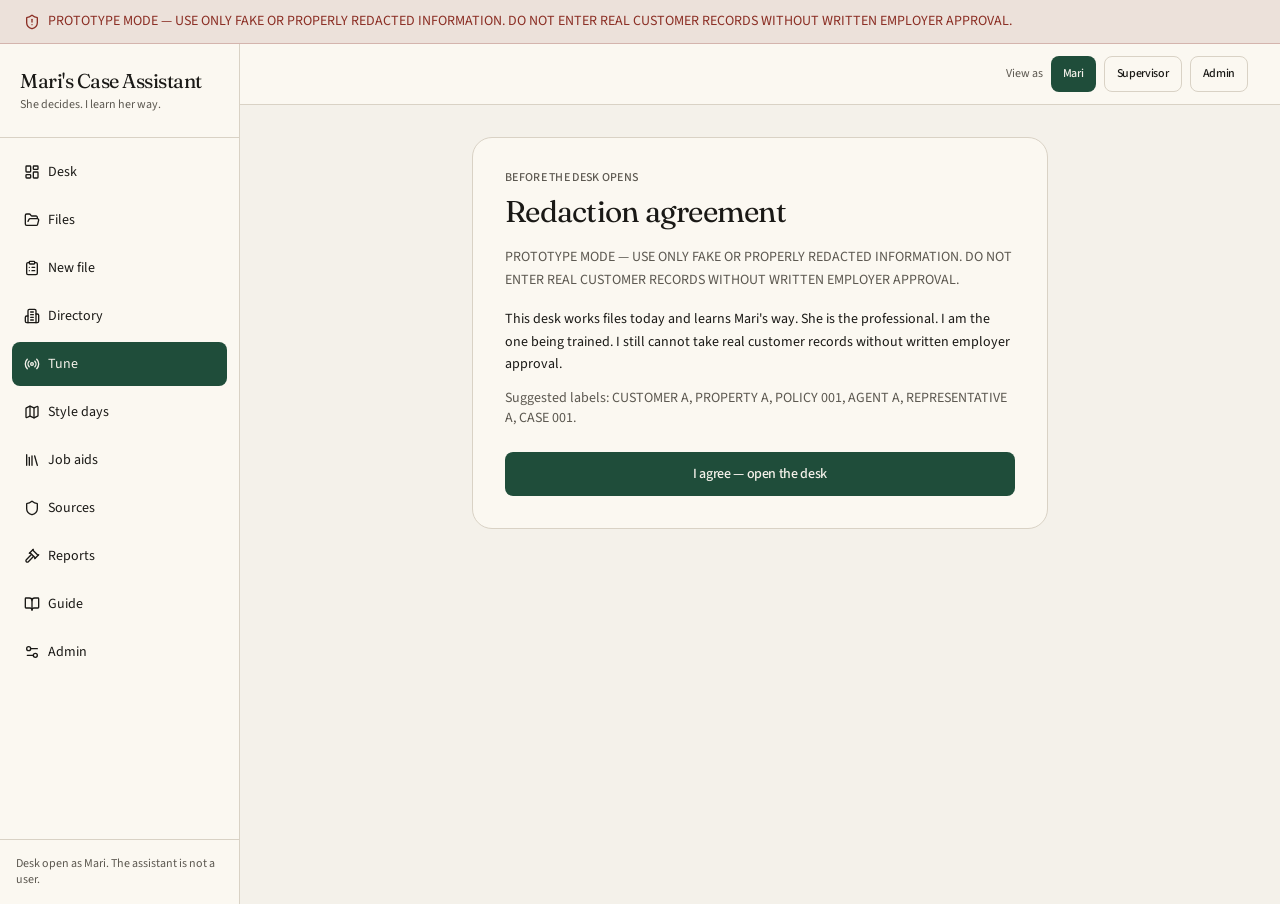
<file: tune/index.html>
<!DOCTYPE html><html lang="en"><head><meta charSet="utf-8"/><meta name="viewport" content="width=device-width, initial-scale=1"/><link rel="stylesheet" href="/assets/styles-C9NAA-Sr.css" data-precedence="default"/><link rel="stylesheet" href="https://fonts.googleapis.com/css2?family=Fraunces:opsz,wght@9..144,500;9..144,600&amp;family=Source+Sans+3:wght@400;500;600&amp;display=swap" data-precedence="default"/><title>Mari&#x27;s Case Assistant</title><meta name="theme-color" content="#1f4d3a"/><meta name="description" content="Works exception cancellation files with Mari. She decides. The assistant learns her way. Fake or redacted data only."/><link rel="modulepreload" href="/assets/index-BkUxkW5J.js"/><link rel="modulepreload" href="/assets/jsx-runtime-BkSabwWG.js"/><link rel="modulepreload" href="/assets/react-DHmoMYoq.js"/><link rel="modulepreload" href="/assets/tune-Bm3JboU8.js"/><link rel="icon" type="image/svg+xml" href="/favicon.svg"/><link rel="manifest" href="/__grok/manifest.webmanifest"/><link rel="apple-touch-icon" href="/__grok/icon-180.png"/><link rel="preconnect" href="https://fonts.googleapis.com"/><link rel="preconnect" href="https://fonts.gstatic.com" crossorigin="anonymous"/></head><body><div class="min-h-svh bg-bg text-ink"><div role="status" class="border-b border-stop/25 bg-stop/8 px-4 py-2 text-sm text-stop md:px-6 md:py-3"><button type="button" class="flex w-full items-start gap-2 text-left md:pointer-events-none"><svg xmlns="http://www.w3.org/2000/svg" width="24" height="24" viewBox="0 0 24 24" fill="none" stroke="currentColor" stroke-width="2" stroke-linecap="round" stroke-linejoin="round" class="lucide lucide-shield-alert mt-0.5 size-4 shrink-0" aria-hidden="true"><path d="M20 13c0 5-3.5 7.5-7.66 8.95a1 1 0 0 1-.67-.01C7.5 20.5 4 18 4 13V6a1 1 0 0 1 1-1c2 0 4.5-1.2 6.24-2.72a1.17 1.17 0 0 1 1.52 0C14.51 3.81 17 5 19 5a1 1 0 0 1 1 1z"></path><path d="M12 8v4"></path><path d="M12 16h.01"></path></svg><p class="leading-snug"><span class="md:hidden">Prototype — fake or redacted only. Tap for the rule.</span><span class="hidden md:inline">PROTOTYPE MODE — USE ONLY FAKE OR PROPERLY REDACTED INFORMATION. DO NOT ENTER REAL CUSTOMER RECORDS WITHOUT WRITTEN EMPLOYER APPROVAL.</span></p></button></div><div class="flex min-h-[calc(100svh-40px)]"><aside class="hidden w-60 shrink-0 flex-col border-r border-line bg-paper md:flex"><div class="border-b border-line px-5 py-6"><p class="font-display text-xl leading-tight tracking-tight">Mari&#x27;s Case Assistant</p><p class="mt-1 text-xs text-muted">She decides. I learn her way.</p></div><nav class="flex flex-1 flex-col gap-1 p-3"><a href="/" class="flex min-h-11 items-center gap-2 rounded-[var(--radius-sm)] px-3 text-sm text-ink hover:bg-bg"><svg xmlns="http://www.w3.org/2000/svg" width="24" height="24" viewBox="0 0 24 24" fill="none" stroke="currentColor" stroke-width="2" stroke-linecap="round" stroke-linejoin="round" class="lucide lucide-layout-dashboard size-4" aria-hidden="true"><rect width="7" height="9" x="3" y="3" rx="1"></rect><rect width="7" height="5" x="14" y="3" rx="1"></rect><rect width="7" height="9" x="14" y="12" rx="1"></rect><rect width="7" height="5" x="3" y="16" rx="1"></rect></svg>Desk</a><a href="/cases" class="flex min-h-11 items-center gap-2 rounded-[var(--radius-sm)] px-3 text-sm text-ink hover:bg-bg"><svg xmlns="http://www.w3.org/2000/svg" width="24" height="24" viewBox="0 0 24 24" fill="none" stroke="currentColor" stroke-width="2" stroke-linecap="round" stroke-linejoin="round" class="lucide lucide-folder-open size-4" aria-hidden="true"><path d="m6 14 1.5-2.9A2 2 0 0 1 9.24 10H20a2 2 0 0 1 1.94 2.5l-1.54 6a2 2 0 0 1-1.95 1.5H4a2 2 0 0 1-2-2V5a2 2 0 0 1 2-2h3.9a2 2 0 0 1 1.69.9l.81 1.2a2 2 0 0 0 1.67.9H18a2 2 0 0 1 2 2v2"></path></svg>Files</a><a href="/cases/new" class="flex min-h-11 items-center gap-2 rounded-[var(--radius-sm)] px-3 text-sm text-ink hover:bg-bg"><svg xmlns="http://www.w3.org/2000/svg" width="24" height="24" viewBox="0 0 24 24" fill="none" stroke="currentColor" stroke-width="2" stroke-linecap="round" stroke-linejoin="round" class="lucide lucide-clipboard-list size-4" aria-hidden="true"><rect width="8" height="4" x="8" y="2" rx="1" ry="1"></rect><path d="M16 4h2a2 2 0 0 1 2 2v14a2 2 0 0 1-2 2H6a2 2 0 0 1-2-2V6a2 2 0 0 1 2-2h2"></path><path d="M12 11h4"></path><path d="M12 16h4"></path><path d="M8 11h.01"></path><path d="M8 16h.01"></path></svg>New file</a><a href="/directory" class="flex min-h-11 items-center gap-2 rounded-[var(--radius-sm)] px-3 text-sm text-ink hover:bg-bg"><svg xmlns="http://www.w3.org/2000/svg" width="24" height="24" viewBox="0 0 24 24" fill="none" stroke="currentColor" stroke-width="2" stroke-linecap="round" stroke-linejoin="round" class="lucide lucide-building2 lucide-building-2 size-4" aria-hidden="true"><path d="M6 22V4a2 2 0 0 1 2-2h8a2 2 0 0 1 2 2v18Z"></path><path d="M6 12H4a2 2 0 0 0-2 2v6a2 2 0 0 0 2 2h2"></path><path d="M18 9h2a2 2 0 0 1 2 2v9a2 2 0 0 1-2 2h-2"></path><path d="M10 6h4"></path><path d="M10 10h4"></path><path d="M10 14h4"></path><path d="M10 18h4"></path></svg>Directory</a><a class="flex min-h-11 items-center gap-2 rounded-[var(--radius-sm)] px-3 text-sm bg-pine text-pine-fg active" href="/tune" data-status="active" aria-current="page"><svg xmlns="http://www.w3.org/2000/svg" width="24" height="24" viewBox="0 0 24 24" fill="none" stroke="currentColor" stroke-width="2" stroke-linecap="round" stroke-linejoin="round" class="lucide lucide-radio size-4" aria-hidden="true"><path d="M4.9 19.1C1 15.2 1 8.8 4.9 4.9"></path><path d="M7.8 16.2c-2.3-2.3-2.3-6.1 0-8.5"></path><circle cx="12" cy="12" r="2"></circle><path d="M16.2 7.8c2.3 2.3 2.3 6.1 0 8.5"></path><path d="M19.1 4.9C23 8.8 23 15.1 19.1 19"></path></svg>Tune</a><a href="/wizard" class="flex min-h-11 items-center gap-2 rounded-[var(--radius-sm)] px-3 text-sm text-ink hover:bg-bg"><svg xmlns="http://www.w3.org/2000/svg" width="24" height="24" viewBox="0 0 24 24" fill="none" stroke="currentColor" stroke-width="2" stroke-linecap="round" stroke-linejoin="round" class="lucide lucide-map size-4" aria-hidden="true"><path d="M14.106 5.553a2 2 0 0 0 1.788 0l3.659-1.83A1 1 0 0 1 21 4.619v12.764a1 1 0 0 1-.553.894l-4.553 2.277a2 2 0 0 1-1.788 0l-4.212-2.106a2 2 0 0 0-1.788 0l-3.659 1.83A1 1 0 0 1 3 19.381V6.618a1 1 0 0 1 .553-.894l4.553-2.277a2 2 0 0 1 1.788 0z"></path><path d="M15 5.764v15"></path><path d="M9 3.236v15"></path></svg>Style days</a><a href="/rules" class="flex min-h-11 items-center gap-2 rounded-[var(--radius-sm)] px-3 text-sm text-ink hover:bg-bg"><svg xmlns="http://www.w3.org/2000/svg" width="24" height="24" viewBox="0 0 24 24" fill="none" stroke="currentColor" stroke-width="2" stroke-linecap="round" stroke-linejoin="round" class="lucide lucide-library size-4" aria-hidden="true"><path d="m16 6 4 14"></path><path d="M12 6v14"></path><path d="M8 8v12"></path><path d="M4 4v16"></path></svg>Job aids</a><a href="/sources" class="flex min-h-11 items-center gap-2 rounded-[var(--radius-sm)] px-3 text-sm text-ink hover:bg-bg"><svg xmlns="http://www.w3.org/2000/svg" width="24" height="24" viewBox="0 0 24 24" fill="none" stroke="currentColor" stroke-width="2" stroke-linecap="round" stroke-linejoin="round" class="lucide lucide-shield size-4" aria-hidden="true"><path d="M20 13c0 5-3.5 7.5-7.66 8.95a1 1 0 0 1-.67-.01C7.5 20.5 4 18 4 13V6a1 1 0 0 1 1-1c2 0 4.5-1.2 6.24-2.72a1.17 1.17 0 0 1 1.52 0C14.51 3.81 17 5 19 5a1 1 0 0 1 1 1z"></path></svg>Sources</a><a href="/reports" class="flex min-h-11 items-center gap-2 rounded-[var(--radius-sm)] px-3 text-sm text-ink hover:bg-bg"><svg xmlns="http://www.w3.org/2000/svg" width="24" height="24" viewBox="0 0 24 24" fill="none" stroke="currentColor" stroke-width="2" stroke-linecap="round" stroke-linejoin="round" class="lucide lucide-gavel size-4" aria-hidden="true"><path d="m14.5 12.5-8 8a2.119 2.119 0 1 1-3-3l8-8"></path><path d="m16 16 6-6"></path><path d="m8 8 6-6"></path><path d="m9 7 8 8"></path><path d="m21 11-8-8"></path></svg>Reports</a><a href="/guide" class="flex min-h-11 items-center gap-2 rounded-[var(--radius-sm)] px-3 text-sm text-ink hover:bg-bg"><svg xmlns="http://www.w3.org/2000/svg" width="24" height="24" viewBox="0 0 24 24" fill="none" stroke="currentColor" stroke-width="2" stroke-linecap="round" stroke-linejoin="round" class="lucide lucide-book-open size-4" aria-hidden="true"><path d="M12 7v14"></path><path d="M3 18a1 1 0 0 1-1-1V4a1 1 0 0 1 1-1h5a4 4 0 0 1 4 4 4 4 0 0 1 4-4h5a1 1 0 0 1 1 1v13a1 1 0 0 1-1 1h-6a3 3 0 0 0-3 3 3 3 0 0 0-3-3z"></path></svg>Guide</a><a href="/admin" class="flex min-h-11 items-center gap-2 rounded-[var(--radius-sm)] px-3 text-sm text-ink hover:bg-bg"><svg xmlns="http://www.w3.org/2000/svg" width="24" height="24" viewBox="0 0 24 24" fill="none" stroke="currentColor" stroke-width="2" stroke-linecap="round" stroke-linejoin="round" class="lucide lucide-settings2 lucide-settings-2 size-4" aria-hidden="true"><path d="M20 7h-9"></path><path d="M14 17H5"></path><circle cx="17" cy="17" r="3"></circle><circle cx="7" cy="7" r="3"></circle></svg>Admin</a></nav><div class="border-t border-line p-4 text-xs text-muted">Desk open as <!-- -->Mari<!-- -->. The assistant is not a user.</div></aside><div class="flex min-w-0 flex-1 flex-col"><header class="flex items-center justify-between gap-3 border-b border-line bg-paper px-4 py-2.5 md:px-8 md:py-3"><p class="font-display text-lg md:hidden">Mari&#x27;s desk</p><div class="ml-auto hidden flex-wrap items-center gap-2 md:flex"><span class="text-xs text-muted">View as</span><button class="inline-flex items-center justify-center gap-2 rounded-[var(--radius-sm)] font-medium tracking-tight transition-opacity duration-150 disabled:opacity-40 bg-pine text-pine-fg hover:opacity-90 min-h-9 px-3 text-xs capitalize">Mari</button><button class="inline-flex items-center justify-center gap-2 rounded-[var(--radius-sm)] font-medium tracking-tight transition-opacity duration-150 disabled:opacity-40 border border-line bg-paper text-ink hover:bg-bg min-h-9 px-3 text-xs capitalize">supervisor</button><button class="inline-flex items-center justify-center gap-2 rounded-[var(--radius-sm)] font-medium tracking-tight transition-opacity duration-150 disabled:opacity-40 border border-line bg-paper text-ink hover:bg-bg min-h-9 px-3 text-xs capitalize">admin</button></div></header><main class="flex-1 px-4 py-5 pb-[calc(5.5rem+env(safe-area-inset-bottom))] md:px-8 md:py-8 md:pb-8"><div class="mx-auto max-w-xl rounded-[var(--radius-lg)] border border-line bg-paper p-6 md:p-8"><p class="text-xs font-medium uppercase tracking-wide text-muted">Before the desk opens</p><h1 class="mt-2 font-display text-3xl tracking-tight">Redaction agreement</h1><p class="mt-4 text-sm leading-relaxed text-muted">PROTOTYPE MODE — USE ONLY FAKE OR PROPERLY REDACTED INFORMATION. DO NOT ENTER REAL CUSTOMER RECORDS WITHOUT WRITTEN EMPLOYER APPROVAL.</p><p class="mt-4 text-sm leading-relaxed">This desk works files today and learns Mari&#x27;s way. She is the professional. I am the one being trained. I still cannot take real customer records without written employer approval.</p><p class="mt-3 text-sm text-muted">Suggested labels: CUSTOMER A, PROPERTY A, POLICY 001, AGENT A, REPRESENTATIVE A, CASE 001.</p><button class="inline-flex items-center justify-center gap-2 rounded-[var(--radius-sm)] text-sm font-medium tracking-tight transition-opacity duration-150 disabled:opacity-40 min-h-11 px-4 bg-pine text-pine-fg hover:opacity-90 mt-6 w-full">I agree — open the desk</button></div></main></div></div><nav class="fixed inset-x-0 bottom-0 z-50 grid grid-cols-4 border-t border-line bg-paper pb-[env(safe-area-inset-bottom)] md:hidden"><a href="/" class="flex min-h-14 flex-col items-center justify-center gap-0.5 text-[11px] text-muted"><svg xmlns="http://www.w3.org/2000/svg" width="24" height="24" viewBox="0 0 24 24" fill="none" stroke="currentColor" stroke-width="2" stroke-linecap="round" stroke-linejoin="round" class="lucide lucide-layout-dashboard size-5" aria-hidden="true"><rect width="7" height="9" x="3" y="3" rx="1"></rect><rect width="7" height="5" x="14" y="3" rx="1"></rect><rect width="7" height="9" x="14" y="12" rx="1"></rect><rect width="7" height="5" x="3" y="16" rx="1"></rect></svg>Desk</a><a href="/cases" class="flex min-h-14 flex-col items-center justify-center gap-0.5 text-[11px] text-muted"><svg xmlns="http://www.w3.org/2000/svg" width="24" height="24" viewBox="0 0 24 24" fill="none" stroke="currentColor" stroke-width="2" stroke-linecap="round" stroke-linejoin="round" class="lucide lucide-folder-open size-5" aria-hidden="true"><path d="m6 14 1.5-2.9A2 2 0 0 1 9.24 10H20a2 2 0 0 1 1.94 2.5l-1.54 6a2 2 0 0 1-1.95 1.5H4a2 2 0 0 1-2-2V5a2 2 0 0 1 2-2h3.9a2 2 0 0 1 1.69.9l.81 1.2a2 2 0 0 0 1.67.9H18a2 2 0 0 1 2 2v2"></path></svg>Files</a><a href="/directory" class="flex min-h-14 flex-col items-center justify-center gap-0.5 text-[11px] text-muted"><svg xmlns="http://www.w3.org/2000/svg" width="24" height="24" viewBox="0 0 24 24" fill="none" stroke="currentColor" stroke-width="2" stroke-linecap="round" stroke-linejoin="round" class="lucide lucide-building2 lucide-building-2 size-5" aria-hidden="true"><path d="M6 22V4a2 2 0 0 1 2-2h8a2 2 0 0 1 2 2v18Z"></path><path d="M6 12H4a2 2 0 0 0-2 2v6a2 2 0 0 0 2 2h2"></path><path d="M18 9h2a2 2 0 0 1 2 2v9a2 2 0 0 1-2 2h-2"></path><path d="M10 6h4"></path><path d="M10 10h4"></path><path d="M10 14h4"></path><path d="M10 18h4"></path></svg>Places</a><button type="button" class="flex min-h-14 flex-col items-center justify-center gap-0.5 text-[11px] text-muted"><svg xmlns="http://www.w3.org/2000/svg" width="24" height="24" viewBox="0 0 24 24" fill="none" stroke="currentColor" stroke-width="2" stroke-linecap="round" stroke-linejoin="round" class="lucide lucide-ellipsis size-5" aria-hidden="true"><circle cx="12" cy="12" r="1"></circle><circle cx="19" cy="12" r="1"></circle><circle cx="5" cy="12" r="1"></circle></svg>More</button></nav></div><script class="$tsr" id="$tsr-stream-barrier">(self.$R=self.$R||{})["tsr"]=[];self.$_TSR={h(){this.hydrated=!0,this.c()},e(){this.streamEnded=!0,this.c()},c(){this.hydrated&&this.streamEnded&&(delete self.$_TSR,delete self.$R.tsr)},p(e){this.initialized?e():this.buffer.push(e)},buffer:[]};$_TSR.router=($R=>$R[0]={manifest:$R[1]={routes:$R[2]={__root__:$R[3]={preloads:$R[4]=["/assets/index-BkUxkW5J.js","/assets/jsx-runtime-BkSabwWG.js","/assets/react-DHmoMYoq.js"],scripts:$R[5]=[$R[6]={attrs:$R[7]={type:"module",async:!0,src:"/assets/index-BkUxkW5J.js"}}]},"/tune":$R[8]={preloads:$R[9]=["/assets/tune-Bm3JboU8.js"]}}},matches:$R[10]=[$R[11]={i:"__root__ ",u:1789819663737,s:"success",ssr:!0},$R[12]={i:" tune tune",u:1789819663737,s:"success",ssr:!0}]})($R["tsr"]);$_TSR.e();document.currentScript.remove()</script><script type="module" async="" src="/assets/index-BkUxkW5J.js"></script></body></html>
</file>
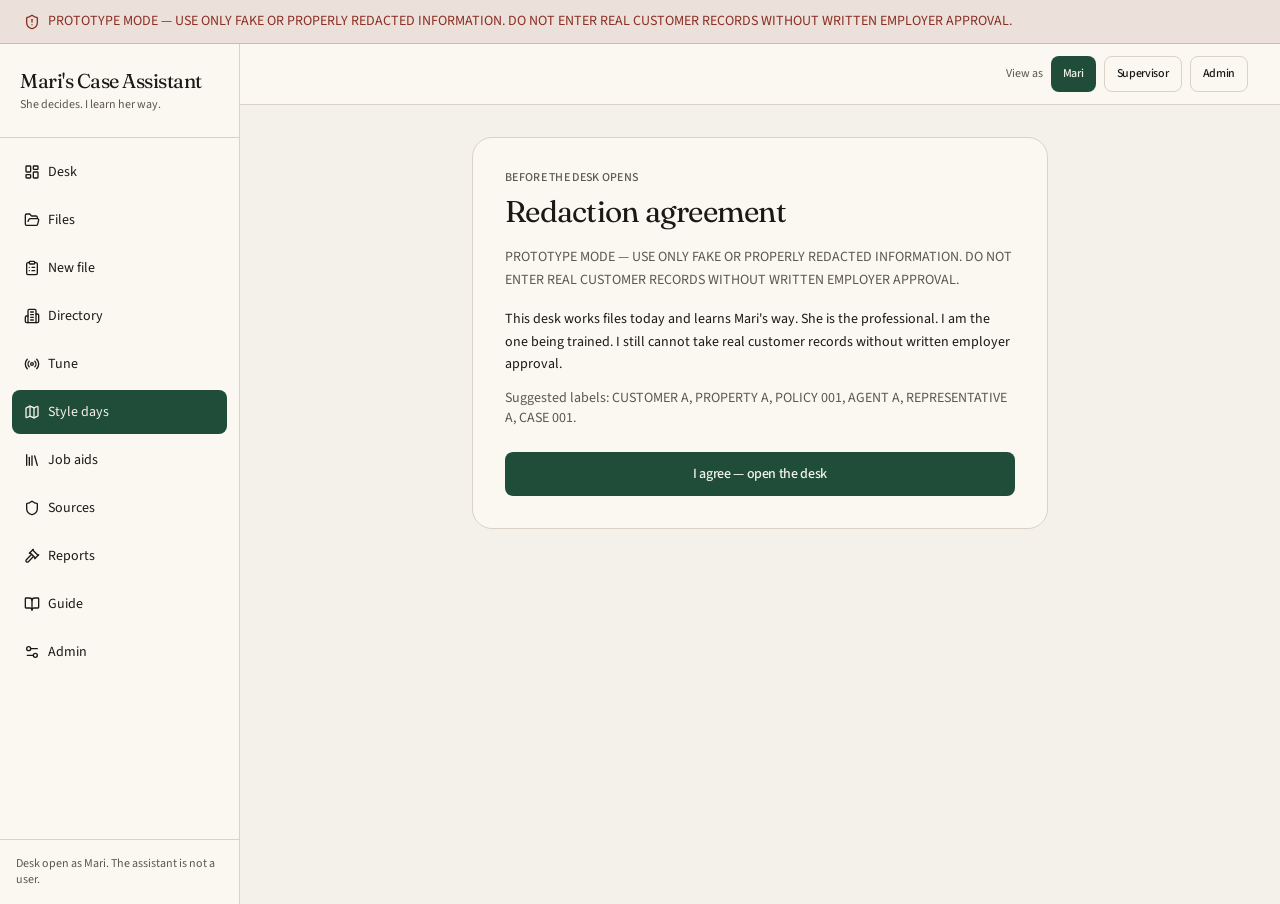
<file: wizard/index.html>
<!DOCTYPE html><html lang="en"><head><meta charSet="utf-8"/><meta name="viewport" content="width=device-width, initial-scale=1"/><link rel="stylesheet" href="/assets/styles-C9NAA-Sr.css" data-precedence="default"/><link rel="stylesheet" href="https://fonts.googleapis.com/css2?family=Fraunces:opsz,wght@9..144,500;9..144,600&amp;family=Source+Sans+3:wght@400;500;600&amp;display=swap" data-precedence="default"/><title>Mari&#x27;s Case Assistant</title><meta name="theme-color" content="#1f4d3a"/><meta name="description" content="Works exception cancellation files with Mari. She decides. The assistant learns her way. Fake or redacted data only."/><link rel="modulepreload" href="/assets/index-BkUxkW5J.js"/><link rel="modulepreload" href="/assets/jsx-runtime-BkSabwWG.js"/><link rel="modulepreload" href="/assets/react-DHmoMYoq.js"/><link rel="modulepreload" href="/assets/wizard-BOnbfbKJ.js"/><link rel="icon" type="image/svg+xml" href="/favicon.svg"/><link rel="manifest" href="/__grok/manifest.webmanifest"/><link rel="apple-touch-icon" href="/__grok/icon-180.png"/><link rel="preconnect" href="https://fonts.googleapis.com"/><link rel="preconnect" href="https://fonts.gstatic.com" crossorigin="anonymous"/></head><body><div class="min-h-svh bg-bg text-ink"><div role="status" class="border-b border-stop/25 bg-stop/8 px-4 py-2 text-sm text-stop md:px-6 md:py-3"><button type="button" class="flex w-full items-start gap-2 text-left md:pointer-events-none"><svg xmlns="http://www.w3.org/2000/svg" width="24" height="24" viewBox="0 0 24 24" fill="none" stroke="currentColor" stroke-width="2" stroke-linecap="round" stroke-linejoin="round" class="lucide lucide-shield-alert mt-0.5 size-4 shrink-0" aria-hidden="true"><path d="M20 13c0 5-3.5 7.5-7.66 8.95a1 1 0 0 1-.67-.01C7.5 20.5 4 18 4 13V6a1 1 0 0 1 1-1c2 0 4.5-1.2 6.24-2.72a1.17 1.17 0 0 1 1.52 0C14.51 3.81 17 5 19 5a1 1 0 0 1 1 1z"></path><path d="M12 8v4"></path><path d="M12 16h.01"></path></svg><p class="leading-snug"><span class="md:hidden">Prototype — fake or redacted only. Tap for the rule.</span><span class="hidden md:inline">PROTOTYPE MODE — USE ONLY FAKE OR PROPERLY REDACTED INFORMATION. DO NOT ENTER REAL CUSTOMER RECORDS WITHOUT WRITTEN EMPLOYER APPROVAL.</span></p></button></div><div class="flex min-h-[calc(100svh-40px)]"><aside class="hidden w-60 shrink-0 flex-col border-r border-line bg-paper md:flex"><div class="border-b border-line px-5 py-6"><p class="font-display text-xl leading-tight tracking-tight">Mari&#x27;s Case Assistant</p><p class="mt-1 text-xs text-muted">She decides. I learn her way.</p></div><nav class="flex flex-1 flex-col gap-1 p-3"><a href="/" class="flex min-h-11 items-center gap-2 rounded-[var(--radius-sm)] px-3 text-sm text-ink hover:bg-bg"><svg xmlns="http://www.w3.org/2000/svg" width="24" height="24" viewBox="0 0 24 24" fill="none" stroke="currentColor" stroke-width="2" stroke-linecap="round" stroke-linejoin="round" class="lucide lucide-layout-dashboard size-4" aria-hidden="true"><rect width="7" height="9" x="3" y="3" rx="1"></rect><rect width="7" height="5" x="14" y="3" rx="1"></rect><rect width="7" height="9" x="14" y="12" rx="1"></rect><rect width="7" height="5" x="3" y="16" rx="1"></rect></svg>Desk</a><a href="/cases" class="flex min-h-11 items-center gap-2 rounded-[var(--radius-sm)] px-3 text-sm text-ink hover:bg-bg"><svg xmlns="http://www.w3.org/2000/svg" width="24" height="24" viewBox="0 0 24 24" fill="none" stroke="currentColor" stroke-width="2" stroke-linecap="round" stroke-linejoin="round" class="lucide lucide-folder-open size-4" aria-hidden="true"><path d="m6 14 1.5-2.9A2 2 0 0 1 9.24 10H20a2 2 0 0 1 1.94 2.5l-1.54 6a2 2 0 0 1-1.95 1.5H4a2 2 0 0 1-2-2V5a2 2 0 0 1 2-2h3.9a2 2 0 0 1 1.69.9l.81 1.2a2 2 0 0 0 1.67.9H18a2 2 0 0 1 2 2v2"></path></svg>Files</a><a href="/cases/new" class="flex min-h-11 items-center gap-2 rounded-[var(--radius-sm)] px-3 text-sm text-ink hover:bg-bg"><svg xmlns="http://www.w3.org/2000/svg" width="24" height="24" viewBox="0 0 24 24" fill="none" stroke="currentColor" stroke-width="2" stroke-linecap="round" stroke-linejoin="round" class="lucide lucide-clipboard-list size-4" aria-hidden="true"><rect width="8" height="4" x="8" y="2" rx="1" ry="1"></rect><path d="M16 4h2a2 2 0 0 1 2 2v14a2 2 0 0 1-2 2H6a2 2 0 0 1-2-2V6a2 2 0 0 1 2-2h2"></path><path d="M12 11h4"></path><path d="M12 16h4"></path><path d="M8 11h.01"></path><path d="M8 16h.01"></path></svg>New file</a><a href="/directory" class="flex min-h-11 items-center gap-2 rounded-[var(--radius-sm)] px-3 text-sm text-ink hover:bg-bg"><svg xmlns="http://www.w3.org/2000/svg" width="24" height="24" viewBox="0 0 24 24" fill="none" stroke="currentColor" stroke-width="2" stroke-linecap="round" stroke-linejoin="round" class="lucide lucide-building2 lucide-building-2 size-4" aria-hidden="true"><path d="M6 22V4a2 2 0 0 1 2-2h8a2 2 0 0 1 2 2v18Z"></path><path d="M6 12H4a2 2 0 0 0-2 2v6a2 2 0 0 0 2 2h2"></path><path d="M18 9h2a2 2 0 0 1 2 2v9a2 2 0 0 1-2 2h-2"></path><path d="M10 6h4"></path><path d="M10 10h4"></path><path d="M10 14h4"></path><path d="M10 18h4"></path></svg>Directory</a><a href="/tune" class="flex min-h-11 items-center gap-2 rounded-[var(--radius-sm)] px-3 text-sm text-ink hover:bg-bg"><svg xmlns="http://www.w3.org/2000/svg" width="24" height="24" viewBox="0 0 24 24" fill="none" stroke="currentColor" stroke-width="2" stroke-linecap="round" stroke-linejoin="round" class="lucide lucide-radio size-4" aria-hidden="true"><path d="M4.9 19.1C1 15.2 1 8.8 4.9 4.9"></path><path d="M7.8 16.2c-2.3-2.3-2.3-6.1 0-8.5"></path><circle cx="12" cy="12" r="2"></circle><path d="M16.2 7.8c2.3 2.3 2.3 6.1 0 8.5"></path><path d="M19.1 4.9C23 8.8 23 15.1 19.1 19"></path></svg>Tune</a><a class="flex min-h-11 items-center gap-2 rounded-[var(--radius-sm)] px-3 text-sm bg-pine text-pine-fg active" href="/wizard" data-status="active" aria-current="page"><svg xmlns="http://www.w3.org/2000/svg" width="24" height="24" viewBox="0 0 24 24" fill="none" stroke="currentColor" stroke-width="2" stroke-linecap="round" stroke-linejoin="round" class="lucide lucide-map size-4" aria-hidden="true"><path d="M14.106 5.553a2 2 0 0 0 1.788 0l3.659-1.83A1 1 0 0 1 21 4.619v12.764a1 1 0 0 1-.553.894l-4.553 2.277a2 2 0 0 1-1.788 0l-4.212-2.106a2 2 0 0 0-1.788 0l-3.659 1.83A1 1 0 0 1 3 19.381V6.618a1 1 0 0 1 .553-.894l4.553-2.277a2 2 0 0 1 1.788 0z"></path><path d="M15 5.764v15"></path><path d="M9 3.236v15"></path></svg>Style days</a><a href="/rules" class="flex min-h-11 items-center gap-2 rounded-[var(--radius-sm)] px-3 text-sm text-ink hover:bg-bg"><svg xmlns="http://www.w3.org/2000/svg" width="24" height="24" viewBox="0 0 24 24" fill="none" stroke="currentColor" stroke-width="2" stroke-linecap="round" stroke-linejoin="round" class="lucide lucide-library size-4" aria-hidden="true"><path d="m16 6 4 14"></path><path d="M12 6v14"></path><path d="M8 8v12"></path><path d="M4 4v16"></path></svg>Job aids</a><a href="/sources" class="flex min-h-11 items-center gap-2 rounded-[var(--radius-sm)] px-3 text-sm text-ink hover:bg-bg"><svg xmlns="http://www.w3.org/2000/svg" width="24" height="24" viewBox="0 0 24 24" fill="none" stroke="currentColor" stroke-width="2" stroke-linecap="round" stroke-linejoin="round" class="lucide lucide-shield size-4" aria-hidden="true"><path d="M20 13c0 5-3.5 7.5-7.66 8.95a1 1 0 0 1-.67-.01C7.5 20.5 4 18 4 13V6a1 1 0 0 1 1-1c2 0 4.5-1.2 6.24-2.72a1.17 1.17 0 0 1 1.52 0C14.51 3.81 17 5 19 5a1 1 0 0 1 1 1z"></path></svg>Sources</a><a href="/reports" class="flex min-h-11 items-center gap-2 rounded-[var(--radius-sm)] px-3 text-sm text-ink hover:bg-bg"><svg xmlns="http://www.w3.org/2000/svg" width="24" height="24" viewBox="0 0 24 24" fill="none" stroke="currentColor" stroke-width="2" stroke-linecap="round" stroke-linejoin="round" class="lucide lucide-gavel size-4" aria-hidden="true"><path d="m14.5 12.5-8 8a2.119 2.119 0 1 1-3-3l8-8"></path><path d="m16 16 6-6"></path><path d="m8 8 6-6"></path><path d="m9 7 8 8"></path><path d="m21 11-8-8"></path></svg>Reports</a><a href="/guide" class="flex min-h-11 items-center gap-2 rounded-[var(--radius-sm)] px-3 text-sm text-ink hover:bg-bg"><svg xmlns="http://www.w3.org/2000/svg" width="24" height="24" viewBox="0 0 24 24" fill="none" stroke="currentColor" stroke-width="2" stroke-linecap="round" stroke-linejoin="round" class="lucide lucide-book-open size-4" aria-hidden="true"><path d="M12 7v14"></path><path d="M3 18a1 1 0 0 1-1-1V4a1 1 0 0 1 1-1h5a4 4 0 0 1 4 4 4 4 0 0 1 4-4h5a1 1 0 0 1 1 1v13a1 1 0 0 1-1 1h-6a3 3 0 0 0-3 3 3 3 0 0 0-3-3z"></path></svg>Guide</a><a href="/admin" class="flex min-h-11 items-center gap-2 rounded-[var(--radius-sm)] px-3 text-sm text-ink hover:bg-bg"><svg xmlns="http://www.w3.org/2000/svg" width="24" height="24" viewBox="0 0 24 24" fill="none" stroke="currentColor" stroke-width="2" stroke-linecap="round" stroke-linejoin="round" class="lucide lucide-settings2 lucide-settings-2 size-4" aria-hidden="true"><path d="M20 7h-9"></path><path d="M14 17H5"></path><circle cx="17" cy="17" r="3"></circle><circle cx="7" cy="7" r="3"></circle></svg>Admin</a></nav><div class="border-t border-line p-4 text-xs text-muted">Desk open as <!-- -->Mari<!-- -->. The assistant is not a user.</div></aside><div class="flex min-w-0 flex-1 flex-col"><header class="flex items-center justify-between gap-3 border-b border-line bg-paper px-4 py-2.5 md:px-8 md:py-3"><p class="font-display text-lg md:hidden">Mari&#x27;s desk</p><div class="ml-auto hidden flex-wrap items-center gap-2 md:flex"><span class="text-xs text-muted">View as</span><button class="inline-flex items-center justify-center gap-2 rounded-[var(--radius-sm)] font-medium tracking-tight transition-opacity duration-150 disabled:opacity-40 bg-pine text-pine-fg hover:opacity-90 min-h-9 px-3 text-xs capitalize">Mari</button><button class="inline-flex items-center justify-center gap-2 rounded-[var(--radius-sm)] font-medium tracking-tight transition-opacity duration-150 disabled:opacity-40 border border-line bg-paper text-ink hover:bg-bg min-h-9 px-3 text-xs capitalize">supervisor</button><button class="inline-flex items-center justify-center gap-2 rounded-[var(--radius-sm)] font-medium tracking-tight transition-opacity duration-150 disabled:opacity-40 border border-line bg-paper text-ink hover:bg-bg min-h-9 px-3 text-xs capitalize">admin</button></div></header><main class="flex-1 px-4 py-5 pb-[calc(5.5rem+env(safe-area-inset-bottom))] md:px-8 md:py-8 md:pb-8"><div class="mx-auto max-w-xl rounded-[var(--radius-lg)] border border-line bg-paper p-6 md:p-8"><p class="text-xs font-medium uppercase tracking-wide text-muted">Before the desk opens</p><h1 class="mt-2 font-display text-3xl tracking-tight">Redaction agreement</h1><p class="mt-4 text-sm leading-relaxed text-muted">PROTOTYPE MODE — USE ONLY FAKE OR PROPERLY REDACTED INFORMATION. DO NOT ENTER REAL CUSTOMER RECORDS WITHOUT WRITTEN EMPLOYER APPROVAL.</p><p class="mt-4 text-sm leading-relaxed">This desk works files today and learns Mari&#x27;s way. She is the professional. I am the one being trained. I still cannot take real customer records without written employer approval.</p><p class="mt-3 text-sm text-muted">Suggested labels: CUSTOMER A, PROPERTY A, POLICY 001, AGENT A, REPRESENTATIVE A, CASE 001.</p><button class="inline-flex items-center justify-center gap-2 rounded-[var(--radius-sm)] text-sm font-medium tracking-tight transition-opacity duration-150 disabled:opacity-40 min-h-11 px-4 bg-pine text-pine-fg hover:opacity-90 mt-6 w-full">I agree — open the desk</button></div></main></div></div><nav class="fixed inset-x-0 bottom-0 z-50 grid grid-cols-4 border-t border-line bg-paper pb-[env(safe-area-inset-bottom)] md:hidden"><a href="/" class="flex min-h-14 flex-col items-center justify-center gap-0.5 text-[11px] text-muted"><svg xmlns="http://www.w3.org/2000/svg" width="24" height="24" viewBox="0 0 24 24" fill="none" stroke="currentColor" stroke-width="2" stroke-linecap="round" stroke-linejoin="round" class="lucide lucide-layout-dashboard size-5" aria-hidden="true"><rect width="7" height="9" x="3" y="3" rx="1"></rect><rect width="7" height="5" x="14" y="3" rx="1"></rect><rect width="7" height="9" x="14" y="12" rx="1"></rect><rect width="7" height="5" x="3" y="16" rx="1"></rect></svg>Desk</a><a href="/cases" class="flex min-h-14 flex-col items-center justify-center gap-0.5 text-[11px] text-muted"><svg xmlns="http://www.w3.org/2000/svg" width="24" height="24" viewBox="0 0 24 24" fill="none" stroke="currentColor" stroke-width="2" stroke-linecap="round" stroke-linejoin="round" class="lucide lucide-folder-open size-5" aria-hidden="true"><path d="m6 14 1.5-2.9A2 2 0 0 1 9.24 10H20a2 2 0 0 1 1.94 2.5l-1.54 6a2 2 0 0 1-1.95 1.5H4a2 2 0 0 1-2-2V5a2 2 0 0 1 2-2h3.9a2 2 0 0 1 1.69.9l.81 1.2a2 2 0 0 0 1.67.9H18a2 2 0 0 1 2 2v2"></path></svg>Files</a><a href="/directory" class="flex min-h-14 flex-col items-center justify-center gap-0.5 text-[11px] text-muted"><svg xmlns="http://www.w3.org/2000/svg" width="24" height="24" viewBox="0 0 24 24" fill="none" stroke="currentColor" stroke-width="2" stroke-linecap="round" stroke-linejoin="round" class="lucide lucide-building2 lucide-building-2 size-5" aria-hidden="true"><path d="M6 22V4a2 2 0 0 1 2-2h8a2 2 0 0 1 2 2v18Z"></path><path d="M6 12H4a2 2 0 0 0-2 2v6a2 2 0 0 0 2 2h2"></path><path d="M18 9h2a2 2 0 0 1 2 2v9a2 2 0 0 1-2 2h-2"></path><path d="M10 6h4"></path><path d="M10 10h4"></path><path d="M10 14h4"></path><path d="M10 18h4"></path></svg>Places</a><button type="button" class="flex min-h-14 flex-col items-center justify-center gap-0.5 text-[11px] text-muted"><svg xmlns="http://www.w3.org/2000/svg" width="24" height="24" viewBox="0 0 24 24" fill="none" stroke="currentColor" stroke-width="2" stroke-linecap="round" stroke-linejoin="round" class="lucide lucide-ellipsis size-5" aria-hidden="true"><circle cx="12" cy="12" r="1"></circle><circle cx="19" cy="12" r="1"></circle><circle cx="5" cy="12" r="1"></circle></svg>More</button></nav></div><script class="$tsr" id="$tsr-stream-barrier">(self.$R=self.$R||{})["tsr"]=[];self.$_TSR={h(){this.hydrated=!0,this.c()},e(){this.streamEnded=!0,this.c()},c(){this.hydrated&&this.streamEnded&&(delete self.$_TSR,delete self.$R.tsr)},p(e){this.initialized?e():this.buffer.push(e)},buffer:[]};$_TSR.router=($R=>$R[0]={manifest:$R[1]={routes:$R[2]={__root__:$R[3]={preloads:$R[4]=["/assets/index-BkUxkW5J.js","/assets/jsx-runtime-BkSabwWG.js","/assets/react-DHmoMYoq.js"],scripts:$R[5]=[$R[6]={attrs:$R[7]={type:"module",async:!0,src:"/assets/index-BkUxkW5J.js"}}]},"/wizard":$R[8]={preloads:$R[9]=["/assets/wizard-BOnbfbKJ.js"]}}},matches:$R[10]=[$R[11]={i:"__root__ ",u:1789819663750,s:"success",ssr:!0},$R[12]={i:" wizard wizard",u:1789819663750,s:"success",ssr:!0}]})($R["tsr"]);$_TSR.e();document.currentScript.remove()</script><script type="module" async="" src="/assets/index-BkUxkW5J.js"></script></body></html>
</file>
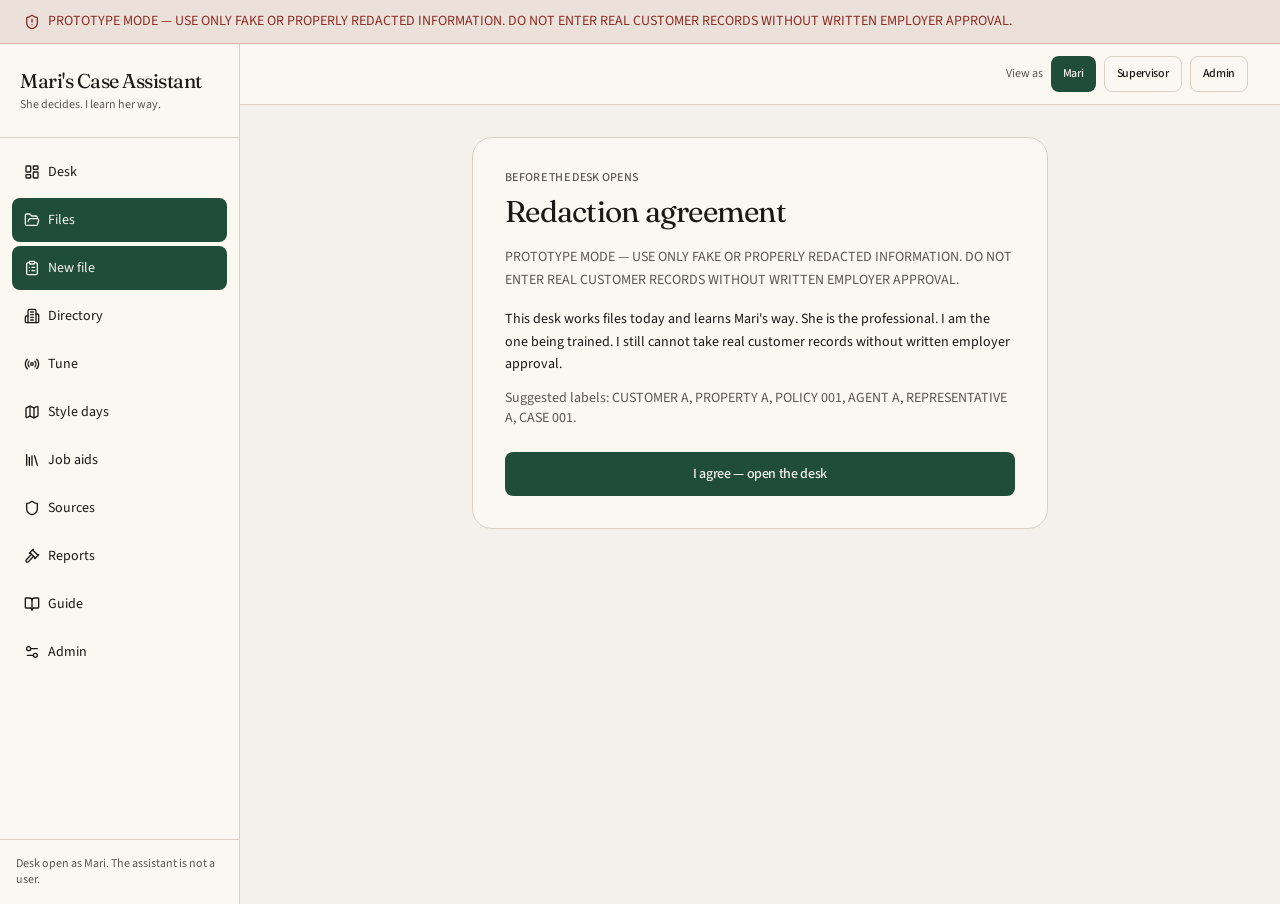
<file: cases/new/index.html>
<!DOCTYPE html><html lang="en"><head><meta charSet="utf-8"/><meta name="viewport" content="width=device-width, initial-scale=1"/><link rel="stylesheet" href="/assets/styles-C9NAA-Sr.css" data-precedence="default"/><link rel="stylesheet" href="https://fonts.googleapis.com/css2?family=Fraunces:opsz,wght@9..144,500;9..144,600&amp;family=Source+Sans+3:wght@400;500;600&amp;display=swap" data-precedence="default"/><title>Mari&#x27;s Case Assistant</title><meta name="theme-color" content="#1f4d3a"/><meta name="description" content="Works exception cancellation files with Mari. She decides. The assistant learns her way. Fake or redacted data only."/><link rel="modulepreload" href="/assets/index-BkUxkW5J.js"/><link rel="modulepreload" href="/assets/jsx-runtime-BkSabwWG.js"/><link rel="modulepreload" href="/assets/react-DHmoMYoq.js"/><link rel="modulepreload" href="/assets/cases-BRFZvEIm.js"/><link rel="modulepreload" href="/assets/cases.new-Bi4uuiJE.js"/><link rel="icon" type="image/svg+xml" href="/favicon.svg"/><link rel="manifest" href="/__grok/manifest.webmanifest"/><link rel="apple-touch-icon" href="/__grok/icon-180.png"/><link rel="preconnect" href="https://fonts.googleapis.com"/><link rel="preconnect" href="https://fonts.gstatic.com" crossorigin="anonymous"/></head><body><div class="min-h-svh bg-bg text-ink"><div role="status" class="border-b border-stop/25 bg-stop/8 px-4 py-2 text-sm text-stop md:px-6 md:py-3"><button type="button" class="flex w-full items-start gap-2 text-left md:pointer-events-none"><svg xmlns="http://www.w3.org/2000/svg" width="24" height="24" viewBox="0 0 24 24" fill="none" stroke="currentColor" stroke-width="2" stroke-linecap="round" stroke-linejoin="round" class="lucide lucide-shield-alert mt-0.5 size-4 shrink-0" aria-hidden="true"><path d="M20 13c0 5-3.5 7.5-7.66 8.95a1 1 0 0 1-.67-.01C7.5 20.5 4 18 4 13V6a1 1 0 0 1 1-1c2 0 4.5-1.2 6.24-2.72a1.17 1.17 0 0 1 1.52 0C14.51 3.81 17 5 19 5a1 1 0 0 1 1 1z"></path><path d="M12 8v4"></path><path d="M12 16h.01"></path></svg><p class="leading-snug"><span class="md:hidden">Prototype — fake or redacted only. Tap for the rule.</span><span class="hidden md:inline">PROTOTYPE MODE — USE ONLY FAKE OR PROPERLY REDACTED INFORMATION. DO NOT ENTER REAL CUSTOMER RECORDS WITHOUT WRITTEN EMPLOYER APPROVAL.</span></p></button></div><div class="flex min-h-[calc(100svh-40px)]"><aside class="hidden w-60 shrink-0 flex-col border-r border-line bg-paper md:flex"><div class="border-b border-line px-5 py-6"><p class="font-display text-xl leading-tight tracking-tight">Mari&#x27;s Case Assistant</p><p class="mt-1 text-xs text-muted">She decides. I learn her way.</p></div><nav class="flex flex-1 flex-col gap-1 p-3"><a href="/" class="flex min-h-11 items-center gap-2 rounded-[var(--radius-sm)] px-3 text-sm text-ink hover:bg-bg"><svg xmlns="http://www.w3.org/2000/svg" width="24" height="24" viewBox="0 0 24 24" fill="none" stroke="currentColor" stroke-width="2" stroke-linecap="round" stroke-linejoin="round" class="lucide lucide-layout-dashboard size-4" aria-hidden="true"><rect width="7" height="9" x="3" y="3" rx="1"></rect><rect width="7" height="5" x="14" y="3" rx="1"></rect><rect width="7" height="9" x="14" y="12" rx="1"></rect><rect width="7" height="5" x="3" y="16" rx="1"></rect></svg>Desk</a><a class="flex min-h-11 items-center gap-2 rounded-[var(--radius-sm)] px-3 text-sm bg-pine text-pine-fg active" href="/cases" data-status="active" aria-current="page"><svg xmlns="http://www.w3.org/2000/svg" width="24" height="24" viewBox="0 0 24 24" fill="none" stroke="currentColor" stroke-width="2" stroke-linecap="round" stroke-linejoin="round" class="lucide lucide-folder-open size-4" aria-hidden="true"><path d="m6 14 1.5-2.9A2 2 0 0 1 9.24 10H20a2 2 0 0 1 1.94 2.5l-1.54 6a2 2 0 0 1-1.95 1.5H4a2 2 0 0 1-2-2V5a2 2 0 0 1 2-2h3.9a2 2 0 0 1 1.69.9l.81 1.2a2 2 0 0 0 1.67.9H18a2 2 0 0 1 2 2v2"></path></svg>Files</a><a class="flex min-h-11 items-center gap-2 rounded-[var(--radius-sm)] px-3 text-sm bg-pine text-pine-fg active" href="/cases/new" data-status="active" aria-current="page"><svg xmlns="http://www.w3.org/2000/svg" width="24" height="24" viewBox="0 0 24 24" fill="none" stroke="currentColor" stroke-width="2" stroke-linecap="round" stroke-linejoin="round" class="lucide lucide-clipboard-list size-4" aria-hidden="true"><rect width="8" height="4" x="8" y="2" rx="1" ry="1"></rect><path d="M16 4h2a2 2 0 0 1 2 2v14a2 2 0 0 1-2 2H6a2 2 0 0 1-2-2V6a2 2 0 0 1 2-2h2"></path><path d="M12 11h4"></path><path d="M12 16h4"></path><path d="M8 11h.01"></path><path d="M8 16h.01"></path></svg>New file</a><a href="/directory" class="flex min-h-11 items-center gap-2 rounded-[var(--radius-sm)] px-3 text-sm text-ink hover:bg-bg"><svg xmlns="http://www.w3.org/2000/svg" width="24" height="24" viewBox="0 0 24 24" fill="none" stroke="currentColor" stroke-width="2" stroke-linecap="round" stroke-linejoin="round" class="lucide lucide-building2 lucide-building-2 size-4" aria-hidden="true"><path d="M6 22V4a2 2 0 0 1 2-2h8a2 2 0 0 1 2 2v18Z"></path><path d="M6 12H4a2 2 0 0 0-2 2v6a2 2 0 0 0 2 2h2"></path><path d="M18 9h2a2 2 0 0 1 2 2v9a2 2 0 0 1-2 2h-2"></path><path d="M10 6h4"></path><path d="M10 10h4"></path><path d="M10 14h4"></path><path d="M10 18h4"></path></svg>Directory</a><a href="/tune" class="flex min-h-11 items-center gap-2 rounded-[var(--radius-sm)] px-3 text-sm text-ink hover:bg-bg"><svg xmlns="http://www.w3.org/2000/svg" width="24" height="24" viewBox="0 0 24 24" fill="none" stroke="currentColor" stroke-width="2" stroke-linecap="round" stroke-linejoin="round" class="lucide lucide-radio size-4" aria-hidden="true"><path d="M4.9 19.1C1 15.2 1 8.8 4.9 4.9"></path><path d="M7.8 16.2c-2.3-2.3-2.3-6.1 0-8.5"></path><circle cx="12" cy="12" r="2"></circle><path d="M16.2 7.8c2.3 2.3 2.3 6.1 0 8.5"></path><path d="M19.1 4.9C23 8.8 23 15.1 19.1 19"></path></svg>Tune</a><a href="/wizard" class="flex min-h-11 items-center gap-2 rounded-[var(--radius-sm)] px-3 text-sm text-ink hover:bg-bg"><svg xmlns="http://www.w3.org/2000/svg" width="24" height="24" viewBox="0 0 24 24" fill="none" stroke="currentColor" stroke-width="2" stroke-linecap="round" stroke-linejoin="round" class="lucide lucide-map size-4" aria-hidden="true"><path d="M14.106 5.553a2 2 0 0 0 1.788 0l3.659-1.83A1 1 0 0 1 21 4.619v12.764a1 1 0 0 1-.553.894l-4.553 2.277a2 2 0 0 1-1.788 0l-4.212-2.106a2 2 0 0 0-1.788 0l-3.659 1.83A1 1 0 0 1 3 19.381V6.618a1 1 0 0 1 .553-.894l4.553-2.277a2 2 0 0 1 1.788 0z"></path><path d="M15 5.764v15"></path><path d="M9 3.236v15"></path></svg>Style days</a><a href="/rules" class="flex min-h-11 items-center gap-2 rounded-[var(--radius-sm)] px-3 text-sm text-ink hover:bg-bg"><svg xmlns="http://www.w3.org/2000/svg" width="24" height="24" viewBox="0 0 24 24" fill="none" stroke="currentColor" stroke-width="2" stroke-linecap="round" stroke-linejoin="round" class="lucide lucide-library size-4" aria-hidden="true"><path d="m16 6 4 14"></path><path d="M12 6v14"></path><path d="M8 8v12"></path><path d="M4 4v16"></path></svg>Job aids</a><a href="/sources" class="flex min-h-11 items-center gap-2 rounded-[var(--radius-sm)] px-3 text-sm text-ink hover:bg-bg"><svg xmlns="http://www.w3.org/2000/svg" width="24" height="24" viewBox="0 0 24 24" fill="none" stroke="currentColor" stroke-width="2" stroke-linecap="round" stroke-linejoin="round" class="lucide lucide-shield size-4" aria-hidden="true"><path d="M20 13c0 5-3.5 7.5-7.66 8.95a1 1 0 0 1-.67-.01C7.5 20.5 4 18 4 13V6a1 1 0 0 1 1-1c2 0 4.5-1.2 6.24-2.72a1.17 1.17 0 0 1 1.52 0C14.51 3.81 17 5 19 5a1 1 0 0 1 1 1z"></path></svg>Sources</a><a href="/reports" class="flex min-h-11 items-center gap-2 rounded-[var(--radius-sm)] px-3 text-sm text-ink hover:bg-bg"><svg xmlns="http://www.w3.org/2000/svg" width="24" height="24" viewBox="0 0 24 24" fill="none" stroke="currentColor" stroke-width="2" stroke-linecap="round" stroke-linejoin="round" class="lucide lucide-gavel size-4" aria-hidden="true"><path d="m14.5 12.5-8 8a2.119 2.119 0 1 1-3-3l8-8"></path><path d="m16 16 6-6"></path><path d="m8 8 6-6"></path><path d="m9 7 8 8"></path><path d="m21 11-8-8"></path></svg>Reports</a><a href="/guide" class="flex min-h-11 items-center gap-2 rounded-[var(--radius-sm)] px-3 text-sm text-ink hover:bg-bg"><svg xmlns="http://www.w3.org/2000/svg" width="24" height="24" viewBox="0 0 24 24" fill="none" stroke="currentColor" stroke-width="2" stroke-linecap="round" stroke-linejoin="round" class="lucide lucide-book-open size-4" aria-hidden="true"><path d="M12 7v14"></path><path d="M3 18a1 1 0 0 1-1-1V4a1 1 0 0 1 1-1h5a4 4 0 0 1 4 4 4 4 0 0 1 4-4h5a1 1 0 0 1 1 1v13a1 1 0 0 1-1 1h-6a3 3 0 0 0-3 3 3 3 0 0 0-3-3z"></path></svg>Guide</a><a href="/admin" class="flex min-h-11 items-center gap-2 rounded-[var(--radius-sm)] px-3 text-sm text-ink hover:bg-bg"><svg xmlns="http://www.w3.org/2000/svg" width="24" height="24" viewBox="0 0 24 24" fill="none" stroke="currentColor" stroke-width="2" stroke-linecap="round" stroke-linejoin="round" class="lucide lucide-settings2 lucide-settings-2 size-4" aria-hidden="true"><path d="M20 7h-9"></path><path d="M14 17H5"></path><circle cx="17" cy="17" r="3"></circle><circle cx="7" cy="7" r="3"></circle></svg>Admin</a></nav><div class="border-t border-line p-4 text-xs text-muted">Desk open as <!-- -->Mari<!-- -->. The assistant is not a user.</div></aside><div class="flex min-w-0 flex-1 flex-col"><header class="flex items-center justify-between gap-3 border-b border-line bg-paper px-4 py-2.5 md:px-8 md:py-3"><p class="font-display text-lg md:hidden">Mari&#x27;s desk</p><div class="ml-auto hidden flex-wrap items-center gap-2 md:flex"><span class="text-xs text-muted">View as</span><button class="inline-flex items-center justify-center gap-2 rounded-[var(--radius-sm)] font-medium tracking-tight transition-opacity duration-150 disabled:opacity-40 bg-pine text-pine-fg hover:opacity-90 min-h-9 px-3 text-xs capitalize">Mari</button><button class="inline-flex items-center justify-center gap-2 rounded-[var(--radius-sm)] font-medium tracking-tight transition-opacity duration-150 disabled:opacity-40 border border-line bg-paper text-ink hover:bg-bg min-h-9 px-3 text-xs capitalize">supervisor</button><button class="inline-flex items-center justify-center gap-2 rounded-[var(--radius-sm)] font-medium tracking-tight transition-opacity duration-150 disabled:opacity-40 border border-line bg-paper text-ink hover:bg-bg min-h-9 px-3 text-xs capitalize">admin</button></div></header><main class="flex-1 px-4 py-5 pb-[calc(5.5rem+env(safe-area-inset-bottom))] md:px-8 md:py-8 md:pb-8"><div class="mx-auto max-w-xl rounded-[var(--radius-lg)] border border-line bg-paper p-6 md:p-8"><p class="text-xs font-medium uppercase tracking-wide text-muted">Before the desk opens</p><h1 class="mt-2 font-display text-3xl tracking-tight">Redaction agreement</h1><p class="mt-4 text-sm leading-relaxed text-muted">PROTOTYPE MODE — USE ONLY FAKE OR PROPERLY REDACTED INFORMATION. DO NOT ENTER REAL CUSTOMER RECORDS WITHOUT WRITTEN EMPLOYER APPROVAL.</p><p class="mt-4 text-sm leading-relaxed">This desk works files today and learns Mari&#x27;s way. She is the professional. I am the one being trained. I still cannot take real customer records without written employer approval.</p><p class="mt-3 text-sm text-muted">Suggested labels: CUSTOMER A, PROPERTY A, POLICY 001, AGENT A, REPRESENTATIVE A, CASE 001.</p><button class="inline-flex items-center justify-center gap-2 rounded-[var(--radius-sm)] text-sm font-medium tracking-tight transition-opacity duration-150 disabled:opacity-40 min-h-11 px-4 bg-pine text-pine-fg hover:opacity-90 mt-6 w-full">I agree — open the desk</button></div></main></div></div><nav class="fixed inset-x-0 bottom-0 z-50 grid grid-cols-4 border-t border-line bg-paper pb-[env(safe-area-inset-bottom)] md:hidden"><a href="/" class="flex min-h-14 flex-col items-center justify-center gap-0.5 text-[11px] text-muted"><svg xmlns="http://www.w3.org/2000/svg" width="24" height="24" viewBox="0 0 24 24" fill="none" stroke="currentColor" stroke-width="2" stroke-linecap="round" stroke-linejoin="round" class="lucide lucide-layout-dashboard size-5" aria-hidden="true"><rect width="7" height="9" x="3" y="3" rx="1"></rect><rect width="7" height="5" x="14" y="3" rx="1"></rect><rect width="7" height="9" x="14" y="12" rx="1"></rect><rect width="7" height="5" x="3" y="16" rx="1"></rect></svg>Desk</a><a class="flex min-h-14 flex-col items-center justify-center gap-0.5 text-[11px] text-pine active" href="/cases" data-status="active" aria-current="page"><svg xmlns="http://www.w3.org/2000/svg" width="24" height="24" viewBox="0 0 24 24" fill="none" stroke="currentColor" stroke-width="2" stroke-linecap="round" stroke-linejoin="round" class="lucide lucide-folder-open size-5" aria-hidden="true"><path d="m6 14 1.5-2.9A2 2 0 0 1 9.24 10H20a2 2 0 0 1 1.94 2.5l-1.54 6a2 2 0 0 1-1.95 1.5H4a2 2 0 0 1-2-2V5a2 2 0 0 1 2-2h3.9a2 2 0 0 1 1.69.9l.81 1.2a2 2 0 0 0 1.67.9H18a2 2 0 0 1 2 2v2"></path></svg>Files</a><a href="/directory" class="flex min-h-14 flex-col items-center justify-center gap-0.5 text-[11px] text-muted"><svg xmlns="http://www.w3.org/2000/svg" width="24" height="24" viewBox="0 0 24 24" fill="none" stroke="currentColor" stroke-width="2" stroke-linecap="round" stroke-linejoin="round" class="lucide lucide-building2 lucide-building-2 size-5" aria-hidden="true"><path d="M6 22V4a2 2 0 0 1 2-2h8a2 2 0 0 1 2 2v18Z"></path><path d="M6 12H4a2 2 0 0 0-2 2v6a2 2 0 0 0 2 2h2"></path><path d="M18 9h2a2 2 0 0 1 2 2v9a2 2 0 0 1-2 2h-2"></path><path d="M10 6h4"></path><path d="M10 10h4"></path><path d="M10 14h4"></path><path d="M10 18h4"></path></svg>Places</a><button type="button" class="flex min-h-14 flex-col items-center justify-center gap-0.5 text-[11px] text-muted"><svg xmlns="http://www.w3.org/2000/svg" width="24" height="24" viewBox="0 0 24 24" fill="none" stroke="currentColor" stroke-width="2" stroke-linecap="round" stroke-linejoin="round" class="lucide lucide-ellipsis size-5" aria-hidden="true"><circle cx="12" cy="12" r="1"></circle><circle cx="19" cy="12" r="1"></circle><circle cx="5" cy="12" r="1"></circle></svg>More</button></nav></div><script class="$tsr" id="$tsr-stream-barrier">(self.$R=self.$R||{})["tsr"]=[];self.$_TSR={h(){this.hydrated=!0,this.c()},e(){this.streamEnded=!0,this.c()},c(){this.hydrated&&this.streamEnded&&(delete self.$_TSR,delete self.$R.tsr)},p(e){this.initialized?e():this.buffer.push(e)},buffer:[]};$_TSR.router=($R=>$R[0]={manifest:$R[1]={routes:$R[2]={__root__:$R[3]={preloads:$R[4]=["/assets/index-BkUxkW5J.js","/assets/jsx-runtime-BkSabwWG.js","/assets/react-DHmoMYoq.js"],scripts:$R[5]=[$R[6]={attrs:$R[7]={type:"module",async:!0,src:"/assets/index-BkUxkW5J.js"}}]},"/cases":$R[8]={preloads:$R[9]=["/assets/cases-BRFZvEIm.js"]},"/cases/new":$R[10]={preloads:$R[11]=["/assets/cases.new-Bi4uuiJE.js"]}}},matches:$R[12]=[$R[13]={i:"__root__ ",u:1789819663724,s:"success",ssr:!0},$R[14]={i:" cases cases",u:1789819663724,s:"success",ssr:!0},$R[15]={i:" cases new cases new",u:1789819663724,s:"success",ssr:!0}]})($R["tsr"]);$_TSR.e();document.currentScript.remove()</script><script type="module" async="" src="/assets/index-BkUxkW5J.js"></script></body></html>
</file>
<file: assets/styles-C9NAA-Sr.css>
/*! tailwindcss v4.3.3 | MIT License | https://tailwindcss.com */
@layer properties{@supports (((-webkit-hyphens:none)) and (not (margin-trim:inline))) or ((-moz-orient:inline) and (not (color:rgb(from red r g b)))){*,:before,:after,::backdrop{--tw-scale-x:1;--tw-scale-y:1;--tw-scale-z:1;--tw-rotate-x:initial;--tw-rotate-y:initial;--tw-rotate-z:initial;--tw-skew-x:initial;--tw-skew-y:initial;--tw-space-y-reverse:0;--tw-divide-y-reverse:0;--tw-border-style:solid;--tw-leading:initial;--tw-font-weight:initial;--tw-tracking:initial;--tw-ordinal:initial;--tw-slashed-zero:initial;--tw-numeric-figure:initial;--tw-numeric-spacing:initial;--tw-numeric-fraction:initial;--tw-shadow:0 0 #0000;--tw-shadow-color:initial;--tw-shadow-alpha:100%;--tw-inset-shadow:0 0 #0000;--tw-inset-shadow-color:initial;--tw-inset-shadow-alpha:100%;--tw-ring-color:initial;--tw-ring-shadow:0 0 #0000;--tw-inset-ring-color:initial;--tw-inset-ring-shadow:0 0 #0000;--tw-ring-inset:initial;--tw-ring-offset-width:0px;--tw-ring-offset-color:#fff;--tw-ring-offset-shadow:0 0 #0000;--tw-outline-style:solid;--tw-blur:initial;--tw-brightness:initial;--tw-contrast:initial;--tw-grayscale:initial;--tw-hue-rotate:initial;--tw-invert:initial;--tw-opacity:initial;--tw-saturate:initial;--tw-sepia:initial;--tw-drop-shadow:initial;--tw-drop-shadow-color:initial;--tw-drop-shadow-alpha:100%;--tw-drop-shadow-size:initial;--tw-duration:initial;--tw-ease:initial;--tw-content:"";--tw-translate-x:0;--tw-translate-y:0;--tw-translate-z:0}}}@layer theme{:root,:host{--font-sans:"Source Sans 3", "Segoe UI", system-ui, sans-serif;--font-mono:"IBM Plex Mono", ui-monospace, Menlo, monospace;--color-red-500:oklch(63.7% .237 25.331);--color-zinc-50:oklch(98.5% 0 none);--color-zinc-400:oklch(70.5% .015 286.067);--color-zinc-500:oklch(55.2% .016 285.938);--color-zinc-900:oklch(21% .006 285.885);--color-zinc-950:oklch(14.1% .005 285.823);--color-neutral-100:oklch(97% 0 none);--color-neutral-300:oklch(87% 0 none);--color-neutral-500:oklch(55.6% 0 none);--color-neutral-700:oklch(37.1% 0 none);--color-neutral-900:oklch(20.5% 0 none);--color-black:#000;--color-white:#fff;--spacing:.25rem;--container-sm:24rem;--container-md:28rem;--container-xl:36rem;--container-2xl:42rem;--container-3xl:48rem;--container-5xl:64rem;--container-6xl:72rem;--text-xs:.75rem;--text-xs--line-height:calc(1 / .75);--text-sm:.875rem;--text-sm--line-height:calc(1.25 / .875);--text-base:1rem;--text-lg:1.125rem;--text-lg--line-height:calc(1.75 / 1.125);--text-xl:1.25rem;--text-xl--line-height:calc(1.75 / 1.25);--text-2xl:1.5rem;--text-2xl--line-height:calc(2 / 1.5);--text-3xl:1.875rem;--text-3xl--line-height:calc(2.25 / 1.875);--text-4xl:2.25rem;--text-4xl--line-height:calc(2.5 / 2.25);--font-weight-medium:500;--font-weight-semibold:600;--tracking-tight:-.025em;--tracking-wide:.025em;--leading-tight:1.25;--leading-snug:1.375;--leading-normal:1.5;--leading-relaxed:1.625;--radius-xs:.125rem;--radius-sm:8px;--radius-md:12px;--radius-lg:20px;--radius-xl:.75rem;--radius-2xl:1rem;--ease-out:cubic-bezier(0, 0, .2, 1);--ease-in-out:cubic-bezier(.4, 0, .2, 1);--animate-pulse:pulse 2s cubic-bezier(.4, 0, .6, 1) infinite;--default-transition-duration:.15s;--default-transition-timing-function:cubic-bezier(.4, 0, .2, 1);--default-font-family:var(--font-sans);--default-mono-font-family:var(--font-mono);--color-bg:#f4f1ea;--color-paper:#fbf8f1;--color-ink:#1a1916;--color-muted:#5c5850;--color-line:#d9d2c5;--color-pine:#1f4d3a;--color-pine-fg:#f4f1ea;--color-ok:#215c3a;--color-warn:#8a5a12;--color-stop:#8b2e24;--font-display:"Fraunces", "Iowan Old Style", Georgia, serif}}@layer base{*,:after,:before,::backdrop{box-sizing:border-box;border:0 solid;margin:0;padding:0}::file-selector-button{box-sizing:border-box;border:0 solid;margin:0;padding:0}html,:host{-webkit-text-size-adjust:100%;tab-size:4;line-height:1.5;font-family:var(--default-font-family,-apple-system, BlinkMacSystemFont, "Segoe UI", Roboto, "Helvetica Neue", "Noto Sans", Arial, sans-serif, "Apple Color Emoji", "Segoe UI Emoji", "Segoe UI Symbol", "Noto Color Emoji");font-feature-settings:var(--default-font-feature-settings,normal);font-variation-settings:var(--default-font-variation-settings,normal);-webkit-tap-highlight-color:transparent}hr{height:0;color:inherit;border-top-width:1px}abbr:where([title]){-webkit-text-decoration:underline dotted;text-decoration:underline dotted}h1,h2,h3,h4,h5,h6{font-size:inherit;font-weight:inherit}a{color:inherit;-webkit-text-decoration:inherit;-webkit-text-decoration:inherit;-webkit-text-decoration:inherit;-webkit-text-decoration:inherit;text-decoration:inherit}b,strong{font-weight:bolder}code,kbd,samp,pre{font-family:var(--default-mono-font-family,ui-monospace, SFMono-Regular, Menlo, Monaco, Consolas, "Liberation Mono", "Courier New", monospace);font-feature-settings:var(--default-mono-font-feature-settings,normal);font-variation-settings:var(--default-mono-font-variation-settings,normal);font-size:1em}small{font-size:80%}sub,sup{vertical-align:baseline;font-size:75%;line-height:0;position:relative}sub{bottom:-.25em}sup{top:-.5em}table{text-indent:0;border-color:inherit;border-collapse:collapse}:-moz-focusring:where(:not(iframe)){outline:auto}progress{vertical-align:baseline}summary{display:list-item}ol,ul,menu{list-style:none}img,svg,video,canvas,audio,iframe,embed,object{vertical-align:middle;display:block}img,video{max-width:100%;height:auto}button,input,select,optgroup,textarea{font:inherit;font-feature-settings:inherit;font-variation-settings:inherit;letter-spacing:inherit;color:inherit;opacity:1;background-color:#0000;border-radius:0}::file-selector-button{font:inherit;font-feature-settings:inherit;font-variation-settings:inherit;letter-spacing:inherit;color:inherit;opacity:1;background-color:#0000;border-radius:0}:where(select:is([multiple],[size])) optgroup{font-weight:bolder}:where(select:is([multiple],[size])) optgroup option{padding-inline-start:20px}::file-selector-button{margin-inline-end:4px}::placeholder{opacity:1}@supports (not ((-webkit-appearance:-apple-pay-button))) or (contain-intrinsic-size:1px){::placeholder{color:currentColor}@supports (color:color-mix(in lab, red, red)){::placeholder{color:color-mix(in oklab, currentcolor 50%, transparent)}}}textarea{resize:vertical}::-webkit-search-decoration{-webkit-appearance:none}::-webkit-date-and-time-value{min-height:1lh;text-align:inherit}::-webkit-datetime-edit{display:inline-flex}::-webkit-datetime-edit-fields-wrapper{padding:0}::-webkit-datetime-edit{padding-block:0}::-webkit-datetime-edit-year-field{padding-block:0}::-webkit-datetime-edit-month-field{padding-block:0}::-webkit-datetime-edit-day-field{padding-block:0}::-webkit-datetime-edit-hour-field{padding-block:0}::-webkit-datetime-edit-minute-field{padding-block:0}::-webkit-datetime-edit-second-field{padding-block:0}::-webkit-datetime-edit-millisecond-field{padding-block:0}::-webkit-datetime-edit-meridiem-field{padding-block:0}::-webkit-calendar-picker-indicator{line-height:1}:-moz-ui-invalid{box-shadow:none}button,input:where([type=button],[type=reset],[type=submit]){appearance:button}::file-selector-button{appearance:button}::-webkit-inner-spin-button{height:auto}::-webkit-outer-spin-button{height:auto}[hidden]:where(:not([hidden=until-found])){display:none!important}button:not(:disabled),[role=button]:not(:disabled){cursor:pointer}html,body,#app{background:var(--color-bg);min-height:100%;color:var(--color-ink);font-family:var(--font-sans)}body{line-height:1.5}input,select,textarea{max-width:100%;font-size:16px}}@layer components;@layer utilities{.collapse{visibility:collapse}.invisible{visibility:hidden}.visible{visibility:visible}.sr-only{clip-path:inset(50%);white-space:nowrap;border-width:0;width:1px;height:1px;margin:-1px;padding:0;position:absolute;overflow:hidden}.absolute{position:absolute}.fixed{position:fixed}.relative{position:relative}.static{position:static}.sticky{position:sticky}.inset-0{inset:0}.inset-x-0{inset-inline:0}.top-0{top:0}.right-1{right:var(--spacing)}.right-2{right:calc(var(--spacing) * 2)}.right-3{right:calc(var(--spacing) * 3)}.right-4{right:calc(var(--spacing) * 4)}.bottom-0{bottom:0}.bottom-\[calc\(3\.5rem\+env\(safe-area-inset-bottom\)\)\]{bottom:calc(3.5rem + env(safe-area-inset-bottom))}.left-1{left:var(--spacing)}.left-2{left:calc(var(--spacing) * 2)}.left-3{left:calc(var(--spacing) * 3)}.left-4{left:calc(var(--spacing) * 4)}.z-10{z-index:10}.z-40{z-index:40}.z-50{z-index:50}.container{width:100%}@media (width>=40rem){.container{max-width:40rem}}@media (width>=48rem){.container{max-width:48rem}}@media (width>=64rem){.container{max-width:64rem}}@media (width>=80rem){.container{max-width:80rem}}@media (width>=96rem){.container{max-width:96rem}}.-mx-4{margin-inline:calc(var(--spacing) * -4)}.mx-auto{margin-inline:auto}.mt-0\.5{margin-top:calc(var(--spacing) * .5)}.mt-1{margin-top:var(--spacing)}.mt-2{margin-top:calc(var(--spacing) * 2)}.mt-3{margin-top:calc(var(--spacing) * 3)}.mt-4{margin-top:calc(var(--spacing) * 4)}.mt-6{margin-top:calc(var(--spacing) * 6)}.mt-8{margin-top:calc(var(--spacing) * 8)}.mt-10{margin-top:calc(var(--spacing) * 10)}.mb-1{margin-bottom:var(--spacing)}.mb-2{margin-bottom:calc(var(--spacing) * 2)}.mb-4{margin-bottom:calc(var(--spacing) * 4)}.ml-auto{margin-left:auto}.ml-px{margin-left:1px}.block{display:block}.flex{display:flex}.grid{display:grid}.hidden{display:none}.inline{display:inline}.inline-flex{display:inline-flex}.table{display:table}.size-4{width:calc(var(--spacing) * 4);height:calc(var(--spacing) * 4)}.size-5{width:calc(var(--spacing) * 5);height:calc(var(--spacing) * 5)}.size-10{width:calc(var(--spacing) * 10);height:calc(var(--spacing) * 10)}.h-8{height:calc(var(--spacing) * 8)}.max-h-40{max-height:calc(var(--spacing) * 40)}.max-h-96{max-height:calc(var(--spacing) * 96)}.max-h-\[480px\]{max-height:480px}.min-h-8{min-height:calc(var(--spacing) * 8)}.min-h-9{min-height:calc(var(--spacing) * 9)}.min-h-11{min-height:calc(var(--spacing) * 11)}.min-h-12{min-height:calc(var(--spacing) * 12)}.min-h-14{min-height:calc(var(--spacing) * 14)}.min-h-16{min-height:calc(var(--spacing) * 16)}.min-h-20{min-height:calc(var(--spacing) * 20)}.min-h-28{min-height:calc(var(--spacing) * 28)}.min-h-32{min-height:calc(var(--spacing) * 32)}.min-h-64{min-height:calc(var(--spacing) * 64)}.min-h-\[calc\(100svh-40px\)\]{min-height:calc(100svh - 40px)}.min-h-screen{min-height:100vh}.min-h-svh{min-height:100svh}.w-8{width:calc(var(--spacing) * 8)}.w-60{width:calc(var(--spacing) * 60)}.w-full{width:100%}.max-w-2xl{max-width:var(--container-2xl)}.max-w-3xl{max-width:var(--container-3xl)}.max-w-5xl{max-width:var(--container-5xl)}.max-w-6xl{max-width:var(--container-6xl)}.max-w-md{max-width:var(--container-md)}.max-w-sm{max-width:var(--container-sm)}.max-w-xl{max-width:var(--container-xl)}.min-w-0{min-width:0}.min-w-\[4\.5rem\]{min-width:4.5rem}.min-w-\[640px\]{min-width:640px}.min-w-\[720px\]{min-width:720px}.flex-1{flex:1}.shrink{flex-shrink:1}.shrink-0{flex-shrink:0}.scale-100{--tw-scale-x:100%;--tw-scale-y:100%;--tw-scale-z:100%;scale:var(--tw-scale-x) var(--tw-scale-y)}.scale-\[0\.25\]{scale:.25}.transform{transform:var(--tw-rotate-x,) var(--tw-rotate-y,) var(--tw-rotate-z,) var(--tw-skew-x,) var(--tw-skew-y,)}.animate-pulse{animation:var(--animate-pulse)}.cursor-pointer{cursor:pointer}.resize{resize:both}.list-decimal{list-style-type:decimal}.list-disc{list-style-type:disc}.grid-cols-2{grid-template-columns:repeat(2,minmax(0,1fr))}.grid-cols-4{grid-template-columns:repeat(4,minmax(0,1fr))}.flex-col{flex-direction:column}.flex-wrap{flex-wrap:wrap}.place-items-center{place-items:center}.items-center{align-items:center}.items-end{align-items:flex-end}.items-start{align-items:flex-start}.justify-between{justify-content:space-between}.justify-center{justify-content:center}.gap-0\.5{gap:calc(var(--spacing) * .5)}.gap-1{gap:var(--spacing)}.gap-2{gap:calc(var(--spacing) * 2)}.gap-3{gap:calc(var(--spacing) * 3)}.gap-4{gap:calc(var(--spacing) * 4)}:where(.space-y-1>:not(:last-child)){--tw-space-y-reverse:0;margin-block-start:calc(var(--spacing) * var(--tw-space-y-reverse));margin-block-end:calc(var(--spacing) * calc(1 - var(--tw-space-y-reverse)))}:where(.space-y-2>:not(:last-child)){--tw-space-y-reverse:0;margin-block-start:calc(calc(var(--spacing) * 2) * var(--tw-space-y-reverse));margin-block-end:calc(calc(var(--spacing) * 2) * calc(1 - var(--tw-space-y-reverse)))}:where(.space-y-3>:not(:last-child)){--tw-space-y-reverse:0;margin-block-start:calc(calc(var(--spacing) * 3) * var(--tw-space-y-reverse));margin-block-end:calc(calc(var(--spacing) * 3) * calc(1 - var(--tw-space-y-reverse)))}:where(.space-y-4>:not(:last-child)){--tw-space-y-reverse:0;margin-block-start:calc(calc(var(--spacing) * 4) * var(--tw-space-y-reverse));margin-block-end:calc(calc(var(--spacing) * 4) * calc(1 - var(--tw-space-y-reverse)))}:where(.space-y-6>:not(:last-child)){--tw-space-y-reverse:0;margin-block-start:calc(calc(var(--spacing) * 6) * var(--tw-space-y-reverse));margin-block-end:calc(calc(var(--spacing) * 6) * calc(1 - var(--tw-space-y-reverse)))}:where(.space-y-8>:not(:last-child)){--tw-space-y-reverse:0;margin-block-start:calc(calc(var(--spacing) * 8) * var(--tw-space-y-reverse));margin-block-end:calc(calc(var(--spacing) * 8) * calc(1 - var(--tw-space-y-reverse)))}:where(.space-y-10>:not(:last-child)){--tw-space-y-reverse:0;margin-block-start:calc(calc(var(--spacing) * 10) * var(--tw-space-y-reverse));margin-block-end:calc(calc(var(--spacing) * 10) * calc(1 - var(--tw-space-y-reverse)))}:where(.divide-y>:not(:last-child)){--tw-divide-y-reverse:0;border-bottom-style:var(--tw-border-style);border-top-style:var(--tw-border-style);border-top-width:calc(1px * var(--tw-divide-y-reverse));border-bottom-width:calc(1px * calc(1 - var(--tw-divide-y-reverse)))}:where(.divide-line>:not(:last-child)){border-color:var(--color-line)}.self-center{align-self:center}.truncate{text-overflow:ellipsis;white-space:nowrap;overflow:hidden}.overflow-auto{overflow:auto}.overflow-hidden{overflow:hidden}.overflow-x-auto{overflow-x:auto}.rounded{border-radius:.25rem}.rounded-2xl{border-radius:var(--radius-2xl)}.rounded-\[var\(--radius-lg\)\]{border-radius:var(--radius-lg)}.rounded-\[var\(--radius-md\)\]{border-radius:var(--radius-md)}.rounded-\[var\(--radius-sm\)\]{border-radius:var(--radius-sm)}.rounded-full{border-radius:2147483647px}.rounded-lg{border-radius:var(--radius-lg)}.rounded-md{border-radius:var(--radius-md)}.rounded-xl{border-radius:var(--radius-xl)}.rounded-t-\[var\(--radius-lg\)\]{border-top-left-radius:var(--radius-lg);border-top-right-radius:var(--radius-lg)}.border{border-style:var(--tw-border-style);border-width:1px}.border-t{border-top-style:var(--tw-border-style);border-top-width:1px}.border-r{border-right-style:var(--tw-border-style);border-right-width:1px}.border-b{border-bottom-style:var(--tw-border-style);border-bottom-width:1px}.border-dashed{--tw-border-style:dashed;border-style:dashed}.border-line{border-color:var(--color-line)}.border-neutral-300{border-color:var(--color-neutral-300)}.border-ok\/30{border-color:#215c3a4d}@supports (color:color-mix(in lab, red, red)){.border-ok\/30{border-color:color-mix(in oklab, var(--color-ok) 30%, transparent)}}.border-pine{border-color:var(--color-pine)}.border-stop\/25{border-color:#8b2e2440}@supports (color:color-mix(in lab, red, red)){.border-stop\/25{border-color:color-mix(in oklab, var(--color-stop) 25%, transparent)}}.border-stop\/30{border-color:#8b2e244d}@supports (color:color-mix(in lab, red, red)){.border-stop\/30{border-color:color-mix(in oklab, var(--color-stop) 30%, transparent)}}.border-warn\/30{border-color:#8a5a124d}@supports (color:color-mix(in lab, red, red)){.border-warn\/30{border-color:color-mix(in oklab, var(--color-warn) 30%, transparent)}}.bg-bg{background-color:var(--color-bg)}.bg-black{background-color:var(--color-black)}.bg-black\/10{background-color:#0000001a}@supports (color:color-mix(in lab, red, red)){.bg-black\/10{background-color:color-mix(in oklab, var(--color-black) 10%, transparent)}}.bg-ink\/40{background-color:#1a191666}@supports (color:color-mix(in lab, red, red)){.bg-ink\/40{background-color:color-mix(in oklab, var(--color-ink) 40%, transparent)}}.bg-line\/40{background-color:#d9d2c566}@supports (color:color-mix(in lab, red, red)){.bg-line\/40{background-color:color-mix(in oklab, var(--color-line) 40%, transparent)}}.bg-muted\/10{background-color:#5c58501a}@supports (color:color-mix(in lab, red, red)){.bg-muted\/10{background-color:color-mix(in oklab, var(--color-muted) 10%, transparent)}}.bg-ok{background-color:var(--color-ok)}.bg-ok\/10{background-color:#215c3a1a}@supports (color:color-mix(in lab, red, red)){.bg-ok\/10{background-color:color-mix(in oklab, var(--color-ok) 10%, transparent)}}.bg-ok\/12{background-color:#215c3a1f}@supports (color:color-mix(in lab, red, red)){.bg-ok\/12{background-color:color-mix(in oklab, var(--color-ok) 12%, transparent)}}.bg-paper{background-color:var(--color-paper)}.bg-pine{background-color:var(--color-pine)}.bg-pine\/10{background-color:#1f4d3a1a}@supports (color:color-mix(in lab, red, red)){.bg-pine\/10{background-color:color-mix(in oklab, var(--color-pine) 10%, transparent)}}.bg-stop{background-color:var(--color-stop)}.bg-stop\/8{background-color:#8b2e2414}@supports (color:color-mix(in lab, red, red)){.bg-stop\/8{background-color:color-mix(in oklab, var(--color-stop) 8%, transparent)}}.bg-stop\/12{background-color:#8b2e241f}@supports (color:color-mix(in lab, red, red)){.bg-stop\/12{background-color:color-mix(in oklab, var(--color-stop) 12%, transparent)}}.bg-warn{background-color:var(--color-warn)}.bg-warn\/12{background-color:#8a5a121f}@supports (color:color-mix(in lab, red, red)){.bg-warn\/12{background-color:color-mix(in oklab, var(--color-warn) 12%, transparent)}}.bg-zinc-50{background-color:var(--color-zinc-50)}.object-contain{object-fit:contain}.object-cover{object-fit:cover}.p-2{padding:calc(var(--spacing) * 2)}.p-3{padding:calc(var(--spacing) * 3)}.p-4{padding:calc(var(--spacing) * 4)}.p-5{padding:calc(var(--spacing) * 5)}.p-6{padding:calc(var(--spacing) * 6)}.p-8{padding:calc(var(--spacing) * 8)}.p-\[16px\]{padding:16px}.px-2{padding-inline:calc(var(--spacing) * 2)}.px-3{padding-inline:calc(var(--spacing) * 3)}.px-4{padding-inline:calc(var(--spacing) * 4)}.px-5{padding-inline:calc(var(--spacing) * 5)}.px-6{padding-inline:calc(var(--spacing) * 6)}.py-0\.5{padding-block:calc(var(--spacing) * .5)}.py-1{padding-block:var(--spacing)}.py-2{padding-block:calc(var(--spacing) * 2)}.py-2\.5{padding-block:calc(var(--spacing) * 2.5)}.py-3{padding-block:calc(var(--spacing) * 3)}.py-4{padding-block:calc(var(--spacing) * 4)}.py-5{padding-block:calc(var(--spacing) * 5)}.py-6{padding-block:calc(var(--spacing) * 6)}.pt-3{padding-top:calc(var(--spacing) * 3)}.pr-3\.5{padding-right:calc(var(--spacing) * 3.5)}.pb-2{padding-bottom:calc(var(--spacing) * 2)}.pb-4{padding-bottom:calc(var(--spacing) * 4)}.pb-\[calc\(5\.5rem\+env\(safe-area-inset-bottom\)\)\]{padding-bottom:calc(5.5rem + env(safe-area-inset-bottom))}.pb-\[env\(safe-area-inset-bottom\)\]{padding-bottom:env(safe-area-inset-bottom)}.pl-4{padding-left:calc(var(--spacing) * 4)}.pl-5{padding-left:calc(var(--spacing) * 5)}.text-center{text-align:center}.text-left{text-align:left}.text-right{text-align:right}.align-top{vertical-align:top}.font-display{font-family:var(--font-display)}.font-mono{font-family:var(--font-mono)}.font-sans{font-family:var(--font-sans)}.text-2xl{font-size:var(--text-2xl);line-height:var(--tw-leading,var(--text-2xl--line-height))}.text-3xl{font-size:var(--text-3xl);line-height:var(--tw-leading,var(--text-3xl--line-height))}.text-4xl{font-size:var(--text-4xl);line-height:var(--tw-leading,var(--text-4xl--line-height))}.text-lg{font-size:var(--text-lg);line-height:var(--tw-leading,var(--text-lg--line-height))}.text-sm{font-size:var(--text-sm);line-height:var(--tw-leading,var(--text-sm--line-height))}.text-xl{font-size:var(--text-xl);line-height:var(--tw-leading,var(--text-xl--line-height))}.text-xs{font-size:var(--text-xs);line-height:var(--tw-leading,var(--text-xs--line-height))}.text-\[11px\]{font-size:11px}.text-\[13px\]{font-size:13px}.leading-relaxed{--tw-leading:var(--leading-relaxed);line-height:var(--leading-relaxed)}.leading-snug{--tw-leading:var(--leading-snug);line-height:var(--leading-snug)}.leading-tight{--tw-leading:var(--leading-tight);line-height:var(--leading-tight)}.font-medium{--tw-font-weight:var(--font-weight-medium);font-weight:var(--font-weight-medium)}.font-semibold{--tw-font-weight:var(--font-weight-semibold);font-weight:var(--font-weight-semibold)}.tracking-tight{--tw-tracking:var(--tracking-tight);letter-spacing:var(--tracking-tight)}.tracking-wide{--tw-tracking:var(--tracking-wide);letter-spacing:var(--tracking-wide)}.text-balance{text-wrap:balance}.text-wrap{text-wrap:wrap}.break-words{overflow-wrap:break-word}.whitespace-pre-wrap{white-space:pre-wrap}.text-ink{color:var(--color-ink)}.text-muted{color:var(--color-muted)}.text-neutral-500{color:var(--color-neutral-500)}.text-ok{color:var(--color-ok)}.text-paper{color:var(--color-paper)}.text-pine{color:var(--color-pine)}.text-pine-fg{color:var(--color-pine-fg)}.text-red-500{color:var(--color-red-500)}.text-stop{color:var(--color-stop)}.text-warn{color:var(--color-warn)}.text-white{color:var(--color-white)}.text-zinc-500{color:var(--color-zinc-500)}.text-zinc-900{color:var(--color-zinc-900)}.capitalize{text-transform:capitalize}.uppercase{text-transform:uppercase}.italic{font-style:italic}.tabular-nums{--tw-numeric-spacing:tabular-nums;font-variant-numeric:var(--tw-ordinal,) var(--tw-slashed-zero,) var(--tw-numeric-figure,) var(--tw-numeric-spacing,) var(--tw-numeric-fraction,)}.underline{text-decoration-line:underline}.underline-offset-2{text-underline-offset:2px}.underline-offset-4{text-underline-offset:4px}.antialiased{-webkit-font-smoothing:antialiased;-moz-osx-font-smoothing:grayscale}.opacity-0{opacity:0}.opacity-50{opacity:.5}.opacity-70{opacity:.7}.opacity-100{opacity:1}.shadow{--tw-shadow:0 1px 3px 0 var(--tw-shadow-color,#0000001a), 0 1px 2px -1px var(--tw-shadow-color,#0000001a);box-shadow:var(--tw-inset-shadow), var(--tw-inset-ring-shadow), var(--tw-ring-offset-shadow), var(--tw-ring-shadow), var(--tw-shadow)}.ring{--tw-ring-shadow:var(--tw-ring-inset,) 0 0 0 calc(1px + var(--tw-ring-offset-width)) var(--tw-ring-color,currentcolor);box-shadow:var(--tw-inset-shadow), var(--tw-inset-ring-shadow), var(--tw-ring-offset-shadow), var(--tw-ring-shadow), var(--tw-shadow)}.outline,.outline-1{outline-style:var(--tw-outline-style);outline-width:1px}.-outline-offset-1{outline-offset:calc(1px * -1)}.outline-black\/10{outline-color:#0000001a}@supports (color:color-mix(in lab, red, red)){.outline-black\/10{outline-color:color-mix(in oklab, var(--color-black) 10%, transparent)}}.blur{--tw-blur:blur(8px);filter:var(--tw-blur,) var(--tw-brightness,) var(--tw-contrast,) var(--tw-grayscale,) var(--tw-hue-rotate,) var(--tw-invert,) var(--tw-saturate,) var(--tw-sepia,) var(--tw-drop-shadow,)}.blur-\[4px\]{--tw-blur:blur(4px);filter:var(--tw-blur,) var(--tw-brightness,) var(--tw-contrast,) var(--tw-grayscale,) var(--tw-hue-rotate,) var(--tw-invert,) var(--tw-saturate,) var(--tw-sepia,) var(--tw-drop-shadow,)}.blur-none{--tw-blur: ;filter:var(--tw-blur,) var(--tw-brightness,) var(--tw-contrast,) var(--tw-grayscale,) var(--tw-hue-rotate,) var(--tw-invert,) var(--tw-saturate,) var(--tw-sepia,) var(--tw-drop-shadow,)}.grayscale{--tw-grayscale:grayscale(100%);filter:var(--tw-blur,) var(--tw-brightness,) var(--tw-contrast,) var(--tw-grayscale,) var(--tw-hue-rotate,) var(--tw-invert,) var(--tw-saturate,) var(--tw-sepia,) var(--tw-drop-shadow,)}.invert{--tw-invert:invert(100%);filter:var(--tw-blur,) var(--tw-brightness,) var(--tw-contrast,) var(--tw-grayscale,) var(--tw-hue-rotate,) var(--tw-invert,) var(--tw-saturate,) var(--tw-sepia,) var(--tw-drop-shadow,)}.sepia{--tw-sepia:sepia(100%);filter:var(--tw-blur,) var(--tw-brightness,) var(--tw-contrast,) var(--tw-grayscale,) var(--tw-hue-rotate,) var(--tw-invert,) var(--tw-saturate,) var(--tw-sepia,) var(--tw-drop-shadow,)}.filter{filter:var(--tw-blur,) var(--tw-brightness,) var(--tw-contrast,) var(--tw-grayscale,) var(--tw-hue-rotate,) var(--tw-invert,) var(--tw-saturate,) var(--tw-sepia,) var(--tw-drop-shadow,)}.transition{transition-property:color,background-color,border-color,outline-color,text-decoration-color,fill,stroke,--tw-gradient-from,--tw-gradient-via,--tw-gradient-to,opacity,box-shadow,transform,translate,scale,rotate,filter,-webkit-backdrop-filter,backdrop-filter,display,content-visibility,overlay,pointer-events;transition-timing-function:var(--tw-ease,var(--default-transition-timing-function));transition-duration:var(--tw-duration,var(--default-transition-duration))}.transition-\[box-shadow\]{transition-property:box-shadow;transition-timing-function:var(--tw-ease,var(--default-transition-timing-function));transition-duration:var(--tw-duration,var(--default-transition-duration))}.transition-\[opacity\,filter\,scale\]{transition-property:opacity,filter,scale;transition-timing-function:var(--tw-ease,var(--default-transition-timing-function));transition-duration:var(--tw-duration,var(--default-transition-duration))}.transition-\[scale\,background-color\]{transition-property:scale,background-color;transition-timing-function:var(--tw-ease,var(--default-transition-timing-function));transition-duration:var(--tw-duration,var(--default-transition-duration))}.transition-\[scale\,opacity\,filter\]{transition-property:scale,opacity,filter;transition-timing-function:var(--tw-ease,var(--default-transition-timing-function));transition-duration:var(--tw-duration,var(--default-transition-duration))}.transition-opacity{transition-property:opacity;transition-timing-function:var(--tw-ease,var(--default-transition-timing-function));transition-duration:var(--tw-duration,var(--default-transition-duration))}.transition-transform{transition-property:transform,translate,scale,rotate;transition-timing-function:var(--tw-ease,var(--default-transition-timing-function));transition-duration:var(--tw-duration,var(--default-transition-duration))}.duration-150{--tw-duration:.15s;transition-duration:.15s}.duration-300{--tw-duration:.3s;transition-duration:.3s}.ease-\[cubic-bezier\(0\.2\,0\,0\,1\)\]{--tw-ease:cubic-bezier(.2,0,0,1);transition-timing-function:cubic-bezier(.2,0,0,1)}.ease-out{--tw-ease:var(--ease-out);transition-timing-function:var(--ease-out)}.after\:absolute:after{content:var(--tw-content);position:absolute}.after\:top-1\/2:after{content:var(--tw-content);top:50%}.after\:left-1\/2:after{content:var(--tw-content);left:50%}.after\:size-10:after{content:var(--tw-content);width:calc(var(--spacing) * 10);height:calc(var(--spacing) * 10)}.after\:-translate-1\/2:after{content:var(--tw-content);--tw-translate-x:calc(calc(1 / 2 * 100%) * -1);--tw-translate-y:calc(calc(1 / 2 * 100%) * -1);translate:var(--tw-translate-x) var(--tw-translate-y)}.last\:border-0:last-child{border-style:var(--tw-border-style);border-width:0}@media (hover:hover){.hover\:bg-bg:hover{background-color:var(--color-bg)}.hover\:bg-neutral-100:hover{background-color:var(--color-neutral-100)}.hover\:bg-paper:hover{background-color:var(--color-paper)}.hover\:underline:hover{text-decoration-line:underline}.hover\:opacity-90:hover{opacity:.9}}.active\:scale-\[0\.96\]:active,.active\:not-disabled\:scale-\[0\.96\]:active:not(:disabled){scale:.96}.disabled\:cursor-wait:disabled{cursor:wait}.disabled\:no-underline:disabled{text-decoration-line:none}.disabled\:opacity-40:disabled{opacity:.4}@media (width>=40rem){.sm\:col-span-2{grid-column:span 2/span 2}.sm\:col-span-3{grid-column:span 3/span 3}.sm\:grid-cols-2{grid-template-columns:repeat(2,minmax(0,1fr))}.sm\:grid-cols-3{grid-template-columns:repeat(3,minmax(0,1fr))}}@media (width>=48rem){.md\:pointer-events-none{pointer-events:none}.md\:block{display:block}.md\:flex{display:flex}.md\:hidden{display:none}.md\:inline{display:inline}.md\:min-h-14{min-height:calc(var(--spacing) * 14)}.md\:w-auto{width:auto}.md\:grid-cols-2{grid-template-columns:repeat(2,minmax(0,1fr))}.md\:grid-cols-4{grid-template-columns:repeat(4,minmax(0,1fr))}.md\:p-8{padding:calc(var(--spacing) * 8)}.md\:px-6{padding-inline:calc(var(--spacing) * 6)}.md\:px-8{padding-inline:calc(var(--spacing) * 8)}.md\:py-3{padding-block:calc(var(--spacing) * 3)}.md\:py-8{padding-block:calc(var(--spacing) * 8)}.md\:pb-8{padding-bottom:calc(var(--spacing) * 8)}.md\:text-3xl{font-size:var(--text-3xl);line-height:var(--tw-leading,var(--text-3xl--line-height))}.md\:text-4xl{font-size:var(--text-4xl);line-height:var(--tw-leading,var(--text-4xl--line-height))}}@media (width>=64rem){.lg\:block{display:block}.lg\:hidden{display:none}.lg\:grid-cols-2{grid-template-columns:repeat(2,minmax(0,1fr))}.lg\:grid-cols-\[220px_1fr\]{grid-template-columns:220px 1fr}.lg\:grid-cols-\[240px_1fr\]{grid-template-columns:240px 1fr}}@media (prefers-color-scheme:dark){.dark\:border-neutral-700{border-color:var(--color-neutral-700)}.dark\:bg-white\/20{background-color:#fff3}@supports (color:color-mix(in lab, red, red)){.dark\:bg-white\/20{background-color:color-mix(in oklab, var(--color-white) 20%, transparent)}}.dark\:bg-zinc-950{background-color:var(--color-zinc-950)}.dark\:text-zinc-50{color:var(--color-zinc-50)}.dark\:text-zinc-400{color:var(--color-zinc-400)}.dark\:outline-white\/10{outline-color:#ffffff1a}@supports (color:color-mix(in lab, red, red)){.dark\:outline-white\/10{outline-color:color-mix(in oklab, var(--color-white) 10%, transparent)}}@media (hover:hover){.dark\:hover\:bg-neutral-900:hover{background-color:var(--color-neutral-900)}}}}@media (prefers-reduced-motion:reduce){*{transition-duration:.01ms!important;animation-duration:.01ms!important;animation-iteration-count:1!important}}@property --tw-scale-x{syntax:"*";inherits:false;initial-value:1}@property --tw-scale-y{syntax:"*";inherits:false;initial-value:1}@property --tw-scale-z{syntax:"*";inherits:false;initial-value:1}@property --tw-rotate-x{syntax:"*";inherits:false}@property --tw-rotate-y{syntax:"*";inherits:false}@property --tw-rotate-z{syntax:"*";inherits:false}@property --tw-skew-x{syntax:"*";inherits:false}@property --tw-skew-y{syntax:"*";inherits:false}@property --tw-space-y-reverse{syntax:"*";inherits:false;initial-value:0}@property --tw-divide-y-reverse{syntax:"*";inherits:false;initial-value:0}@property --tw-border-style{syntax:"*";inherits:false;initial-value:solid}@property --tw-leading{syntax:"*";inherits:false}@property --tw-font-weight{syntax:"*";inherits:false}@property --tw-tracking{syntax:"*";inherits:false}@property --tw-ordinal{syntax:"*";inherits:false}@property --tw-slashed-zero{syntax:"*";inherits:false}@property --tw-numeric-figure{syntax:"*";inherits:false}@property --tw-numeric-spacing{syntax:"*";inherits:false}@property --tw-numeric-fraction{syntax:"*";inherits:false}@property --tw-shadow{syntax:"*";inherits:false;initial-value:0 0 #0000}@property --tw-shadow-color{syntax:"*";inherits:false}@property --tw-shadow-alpha{syntax:"<percentage>";inherits:false;initial-value:100%}@property --tw-inset-shadow{syntax:"*";inherits:false;initial-value:0 0 #0000}@property --tw-inset-shadow-color{syntax:"*";inherits:false}@property --tw-inset-shadow-alpha{syntax:"<percentage>";inherits:false;initial-value:100%}@property --tw-ring-color{syntax:"*";inherits:false}@property --tw-ring-shadow{syntax:"*";inherits:false;initial-value:0 0 #0000}@property --tw-inset-ring-color{syntax:"*";inherits:false}@property --tw-inset-ring-shadow{syntax:"*";inherits:false;initial-value:0 0 #0000}@property --tw-ring-inset{syntax:"*";inherits:false}@property --tw-ring-offset-width{syntax:"<length>";inherits:false;initial-value:0}@property --tw-ring-offset-color{syntax:"*";inherits:false;initial-value:#fff}@property --tw-ring-offset-shadow{syntax:"*";inherits:false;initial-value:0 0 #0000}@property --tw-outline-style{syntax:"*";inherits:false;initial-value:solid}@property --tw-blur{syntax:"*";inherits:false}@property --tw-brightness{syntax:"*";inherits:false}@property --tw-contrast{syntax:"*";inherits:false}@property --tw-grayscale{syntax:"*";inherits:false}@property --tw-hue-rotate{syntax:"*";inherits:false}@property --tw-invert{syntax:"*";inherits:false}@property --tw-opacity{syntax:"*";inherits:false}@property --tw-saturate{syntax:"*";inherits:false}@property --tw-sepia{syntax:"*";inherits:false}@property --tw-drop-shadow{syntax:"*";inherits:false}@property --tw-drop-shadow-color{syntax:"*";inherits:false}@property --tw-drop-shadow-alpha{syntax:"<percentage>";inherits:false;initial-value:100%}@property --tw-drop-shadow-size{syntax:"*";inherits:false}@property --tw-duration{syntax:"*";inherits:false}@property --tw-ease{syntax:"*";inherits:false}@property --tw-content{syntax:"*";inherits:false;initial-value:""}@property --tw-translate-x{syntax:"*";inherits:false;initial-value:0}@property --tw-translate-y{syntax:"*";inherits:false;initial-value:0}@property --tw-translate-z{syntax:"*";inherits:false;initial-value:0}@keyframes pulse{50%{opacity:.5}}
</file>
